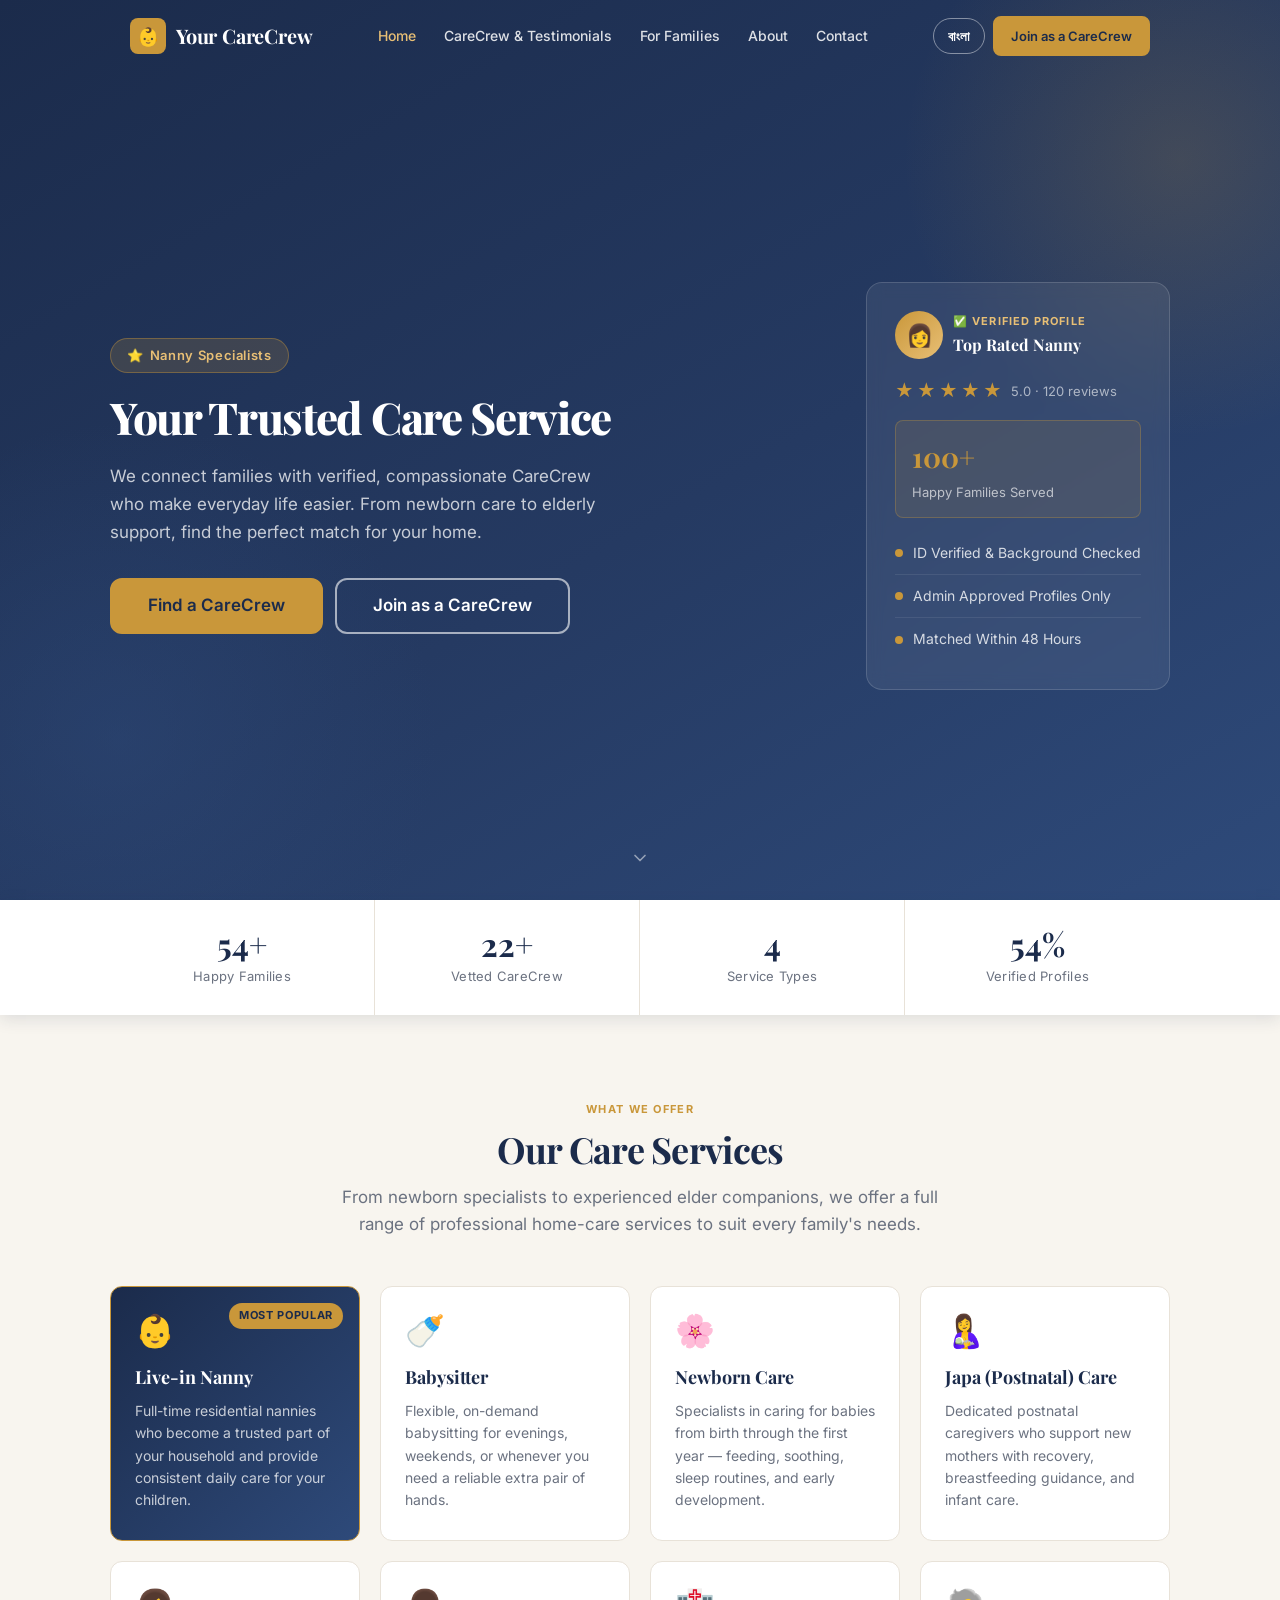
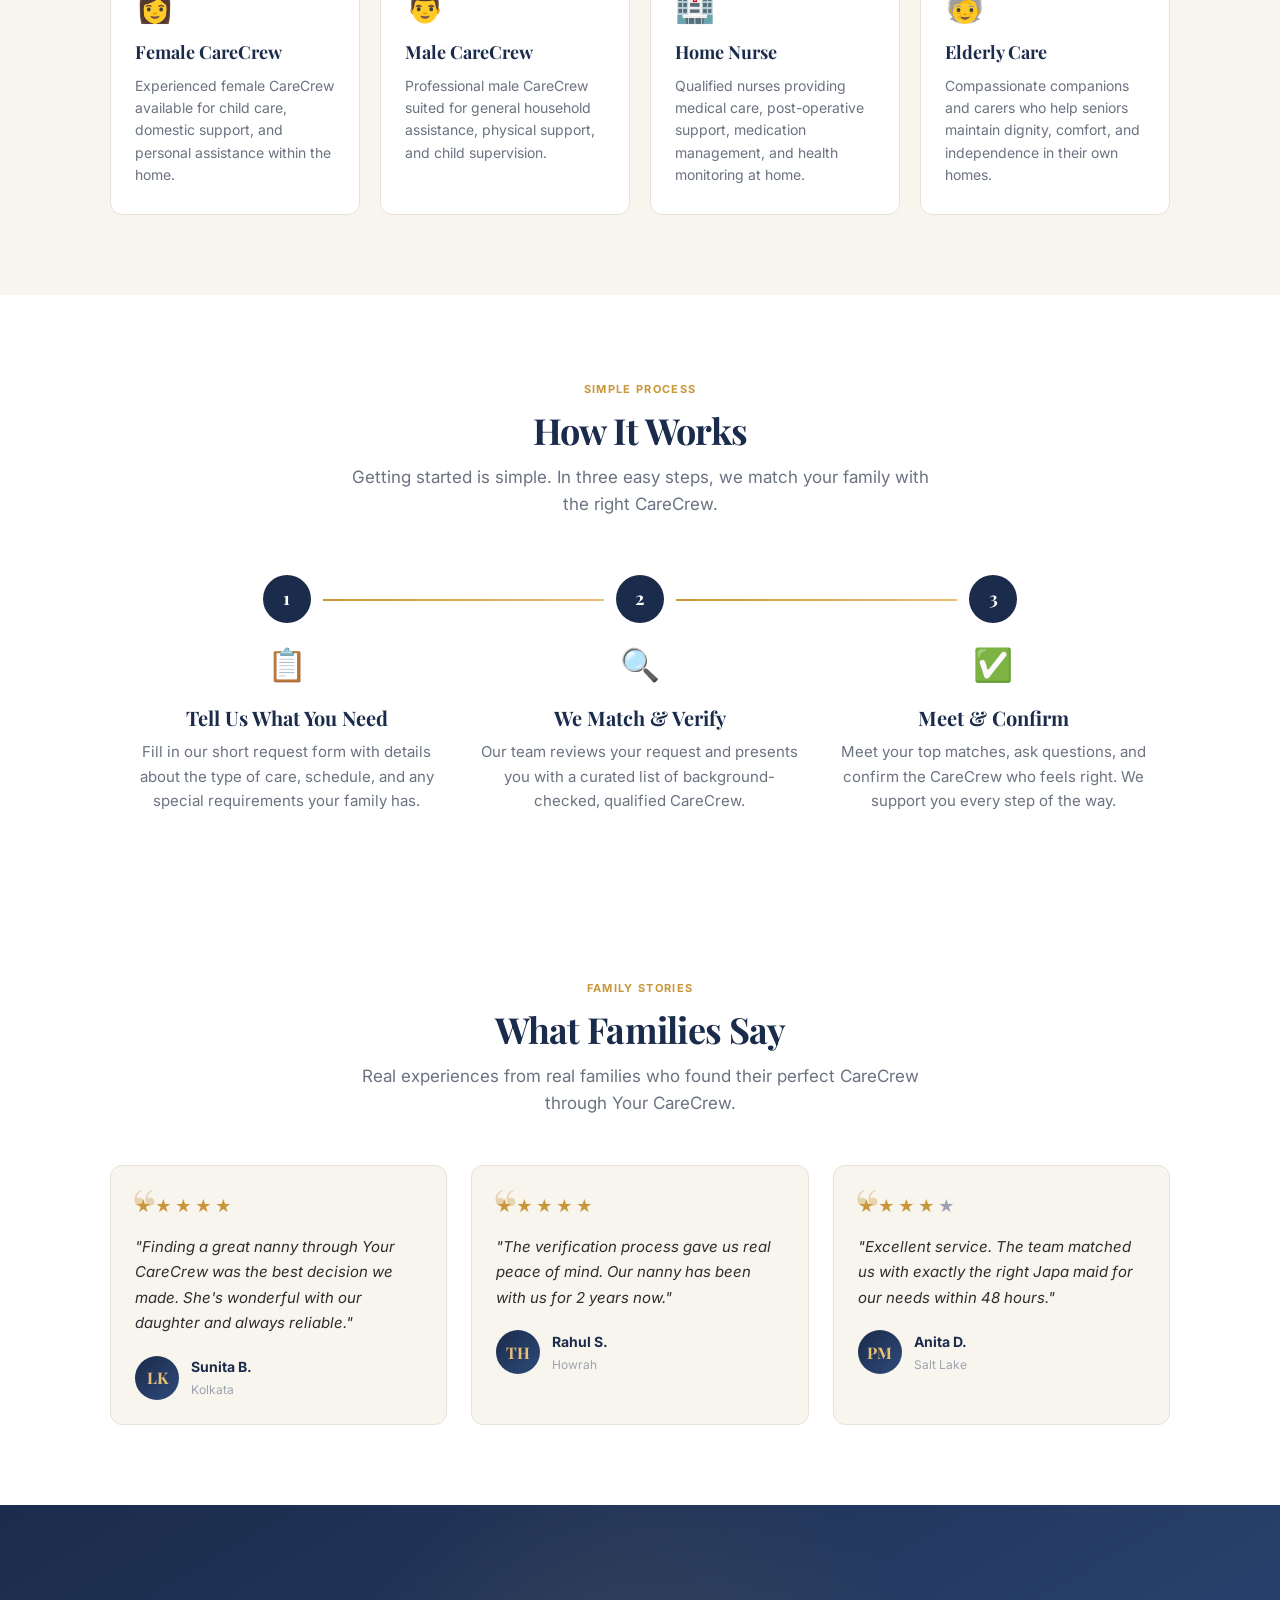
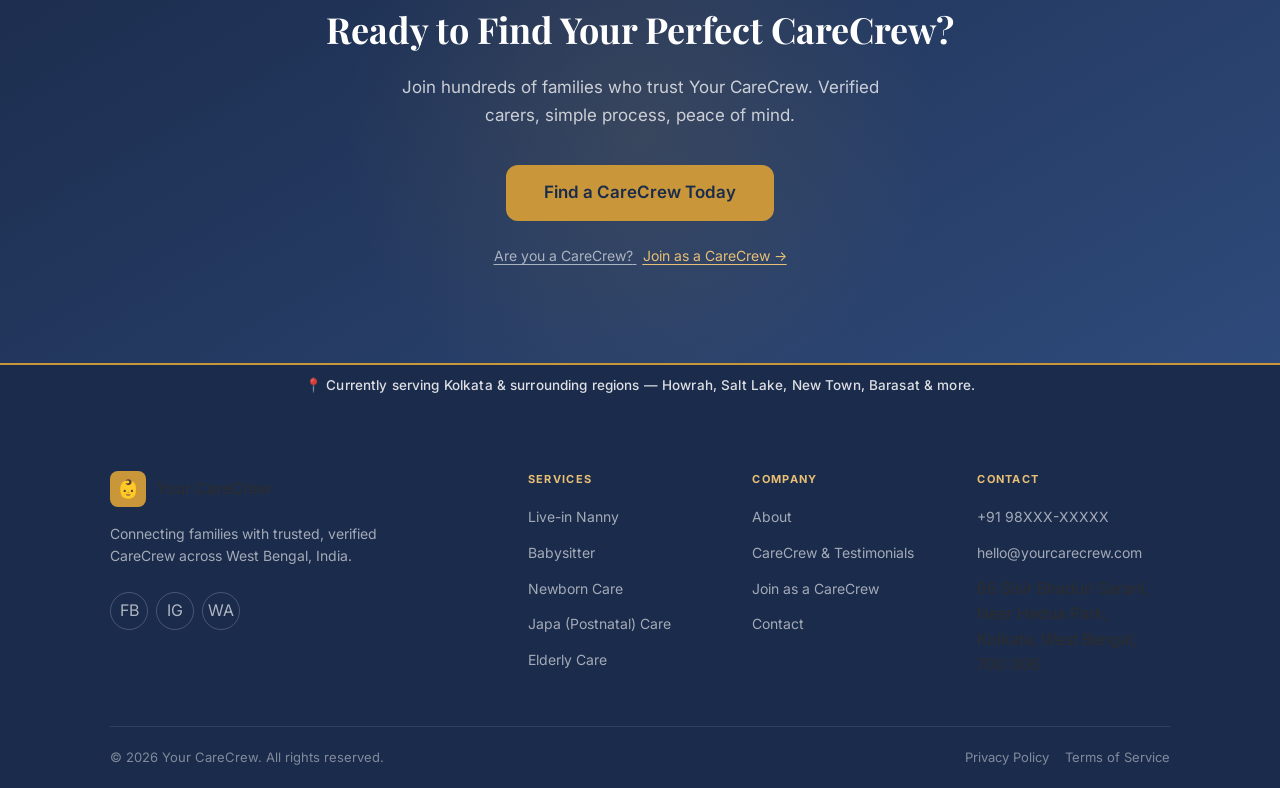
<file: index.html>
<!DOCTYPE html>
<html lang="en">
<head>
  <meta charset="UTF-8">
  <meta name="viewport" content="width=device-width, initial-scale=1.0">
  <title>Your CareCrew — Professional Nanny Placement &amp; Care Services</title>
  <meta name="description" content="Find trusted, verified nannies and care professionals for your family. Your CareCrew specializes in professional nanny placement, baby care, elder care and more.">

  <!-- Open Graph -->
  <meta property="og:title" content="Your CareCrew — Professional Nanny Placement &amp; Care Services">
  <meta property="og:description" content="Find trusted, verified nannies and care professionals for your family. Your CareCrew specializes in professional nanny placement, baby care, elder care and more.">
  <meta property="og:type" content="website">
  <meta property="og:url" content="https://www.yourcarecrew.com/">
  <meta property="og:image" content="https://www.yourcarecrew.com/images/og-home.jpg">

  <!-- Twitter Card -->
  <meta name="twitter:card" content="summary_large_image">
  <meta name="twitter:title" content="Your CareCrew — Professional Nanny Placement &amp; Care Services">
  <meta name="twitter:description" content="Find trusted, verified nannies and care professionals for your family.">
  <meta name="twitter:image" content="https://www.yourcarecrew.com/images/og-home.jpg">

  <link rel="canonical" href="https://www.yourcarecrew.com/">

  <!-- JSON-LD: LocalBusiness -->
  <script type="application/ld+json">
  {
    "@context": "https://schema.org",
    "@type": "LocalBusiness",
    "name": "Your CareCrew",
    "description": "Professional nanny placement and home care services connecting families with verified caregivers.",
    "url": "https://www.yourcarecrew.com",
    "telephone": "+919XXXXXXXXX",
    "address": {
      "@type": "PostalAddress",
      "streetAddress": "66 Sisir Bhaduri Sarani, Near Hedua Park",
      "addressLocality": "Kolkata",
      "addressRegion": "West Bengal",
      "addressCountry": "IN"
    },
    "serviceType": [
      "Live-in Nanny",
      "Babysitter",
      "Newborn Care",
      "Japa Postnatal Care",
      "Female Caregiver",
      "Male Caregiver",
      "Home Nurse",
      "Elderly Care"
    ]
  }
  </script>

  <!-- Fonts -->
  <link rel="preconnect" href="https://fonts.googleapis.com">
  <link rel="preconnect" href="https://fonts.gstatic.com" crossorigin>
  <link href="https://fonts.googleapis.com/css2?family=Playfair+Display:wght@600;700&family=Inter:wght@300;400;500;600&family=Hind+Siliguri:wght@400;500;600&display=swap" rel="stylesheet">
  <link rel="stylesheet" href="css/style.css">
</head>
<body>

  <!-- ============================================================
       HEADER & NAV
  ============================================================ -->
  <header class="site-header" id="site-header">
    <div class="container">
      <nav class="nav-container">
        <a href="index.html" class="nav-logo">
          <div class="nav-logo-icon">👶</div>
          <span class="nav-logo-text" data-i18n="brand_name">Your CareCrew</span>
        </a>
        <ul class="nav-links" id="nav-links">
          <li><a href="index.html" data-i18n="nav_home">Home</a></li>
          <li><a href="portfolio.html" data-i18n="nav_portfolio">Portfolio</a></li>
          <li><a href="for-clients.html" data-i18n="nav_clients">For Clients</a></li>
          <li><a href="about.html" data-i18n="nav_about">About Us</a></li>
          <li><a href="contact.html" data-i18n="nav_contact">Contact</a></li>
        </ul>
        <div class="nav-actions">
          <button class="lang-toggle" id="lang-toggle" aria-label="Switch language">
            <span class="lang-toggle-text">বাংলা</span>
          </button>
          <a href="join.html" class="btn btn-primary btn-sm" data-i18n="nav_join">Join as a CareCrew</a>
          <button class="nav-hamburger" id="nav-hamburger" aria-label="Toggle navigation menu" aria-expanded="false">
            <span></span><span></span><span></span>
          </button>
        </div>
      </nav>
    </div>
  </header>

  <div class="mobile-nav" id="mobile-nav" role="navigation" aria-label="Mobile navigation">
    <a href="index.html" data-i18n="nav_home">Home</a>
    <a href="portfolio.html" data-i18n="nav_portfolio">Portfolio</a>
    <a href="for-clients.html" data-i18n="nav_clients">For Clients</a>
    <a href="about.html" data-i18n="nav_about">About Us</a>
    <a href="contact.html" data-i18n="nav_contact">Contact</a>
    <a href="join.html" class="btn btn-primary" data-i18n="nav_join">Join as a CareCrew</a>
    <div class="lang-section">
      <button class="lang-toggle" id="lang-toggle-mobile" aria-label="Switch language">
        <span class="lang-toggle-text">বাংলা</span> | English
      </button>
    </div>
  </div>

  <!-- ============================================================
       HERO
  ============================================================ -->
  <section class="hero">
    <div class="container">
      <div class="hero-content fade-in">
        <div class="hero-tag">
          <span aria-hidden="true">⭐</span>
          <span data-i18n="hero_tag">Nanny Specialists</span>
        </div>
        <h1 data-i18n="hero_heading">Your Trusted <span style="color: var(--gold);">Nanny &amp; Care</span> Service</h1>
        <p class="hero-sub" data-i18n="hero_sub">We connect families with verified, compassionate caregivers who make everyday life easier. From newborn care to elderly support, find the perfect match for your home.</p>
        <div class="hero-actions">
          <a href="for-clients.html" class="btn btn-primary btn-lg" data-i18n="hero_cta_primary">Find a CareCrew</a>
          <a href="join.html" class="btn btn-outline btn-lg" data-i18n="hero_cta_secondary">Join as a CareCrew</a>
        </div>
      </div>

      <div class="hero-visual fade-in delay-2">
        <div class="hero-card">
          <div style="display:flex;align-items:center;gap:10px;margin-bottom:18px;">
            <div style="width:48px;height:48px;border-radius:50%;background:linear-gradient(135deg,#C9973A,#E8BF75);display:flex;align-items:center;justify-content:center;font-size:22px;flex-shrink:0;">👩</div>
            <div>
              <div style="font-size:11px;font-weight:700;letter-spacing:0.1em;text-transform:uppercase;color:var(--gold-light);margin-bottom:2px;" data-i18n="hero_verified_badge">✅ Verified Profile</div>
              <div style="font-family:var(--font-display);font-size:16px;font-weight:700;color:var(--white);" data-i18n="hero_top_rated">Top Rated Nanny</div>
            </div>
          </div>
          <div style="display:flex;gap:3px;margin-bottom:14px;">
            <span style="color:var(--gold);font-size:18px;">★</span>
            <span style="color:var(--gold);font-size:18px;">★</span>
            <span style="color:var(--gold);font-size:18px;">★</span>
            <span style="color:var(--gold);font-size:18px;">★</span>
            <span style="color:var(--gold);font-size:18px;">★</span>
            <span style="font-size:13px;color:rgba(255,255,255,0.6);margin-left:6px;align-self:center;">5.0 · 120 reviews</span>
          </div>
          <div style="background:rgba(201,151,58,0.12);border:1px solid rgba(201,151,58,0.3);border-radius:8px;padding:14px 16px;margin-bottom:14px;">
            <div style="font-size:28px;font-family:var(--font-display);font-weight:700;color:var(--gold);">100+</div>
            <div style="font-size:13px;color:rgba(255,255,255,0.65);margin-top:2px;" data-i18n="hero_families_served">Happy Families Served</div>
          </div>
          <ul class="hero-card-list">
            <li data-i18n="hero_li1">ID Verified &amp; Background Checked</li>
            <li data-i18n="hero_li2">Admin Approved Profiles Only</li>
            <li data-i18n="hero_li3">Matched Within 48 Hours</li>
          </ul>
        </div>
      </div>
    </div>

    <div class="hero-scroll" aria-hidden="true">
      <svg viewBox="0 0 24 24" fill="none" stroke="currentColor" stroke-width="2" stroke-linecap="round" stroke-linejoin="round">
        <polyline points="6 9 12 15 18 9"></polyline>
      </svg>
    </div>
  </section>

  <!-- ============================================================
       STATS BAR
  ============================================================ -->
  <div class="stats-bar">
    <div class="container">
      <div class="stats-grid">
        <div class="stat-item">
          <div class="stat-number" data-count="100" data-suffix="+">100+</div>
          <div class="stat-label" data-i18n="stat_families">Families Served</div>
        </div>
        <div class="stat-item">
          <div class="stat-number" data-count="40" data-suffix="+">40+</div>
          <div class="stat-label" data-i18n="stat_nannies">Verified Nannies</div>
        </div>
        <div class="stat-item">
          <div class="stat-number" data-count="8">8</div>
          <div class="stat-label" data-i18n="stat_services">Services</div>
        </div>
        <div class="stat-item">
          <div class="stat-number" data-count="100" data-suffix="%">100%</div>
          <div class="stat-label" data-i18n="stat_verified">ID Verified</div>
        </div>
      </div>
    </div>
  </div>

  <!-- ============================================================
       SERVICES SECTION
  ============================================================ -->
  <section class="services-section section">
    <div class="container">
      <div class="text-center" style="max-width:640px;margin-inline:auto;">
        <div class="section-label" data-i18n="label_what_we_offer">What We Offer</div>
        <h2 class="section-title" data-i18n="services_title">Our Care Services</h2>
        <p class="section-sub" data-i18n="services_sub">From newborn specialists to experienced elder companions, we offer a full range of professional home-care services to suit every family's needs.</p>
      </div>

      <div class="services-grid">

        <!-- 1. Nanny (featured) -->
        <div class="service-card featured fade-in delay-1">
          <span class="service-badge-popular" data-i18n="service_popular">Most Popular</span>
          <span class="service-icon" aria-hidden="true">👶</span>
          <h3 class="service-name" data-i18n="svc_nanny">Live-in Nanny</h3>
          <p class="service-desc" data-i18n="svc_nanny_desc">Full-time residential nannies who become a trusted part of your household and provide consistent daily care for your children.</p>
        </div>

        <!-- 2. Babysitter -->
        <div class="service-card fade-in delay-2">
          <span class="service-icon" aria-hidden="true">🍼</span>
          <h3 class="service-name" data-i18n="svc_babysitter">Babysitter</h3>
          <p class="service-desc" data-i18n="svc_babysitter_desc">Flexible, on-demand babysitting for evenings, weekends, or whenever you need a reliable extra pair of hands.</p>
        </div>

        <!-- 3. Baby Care -->
        <div class="service-card fade-in delay-3">
          <span class="service-icon" aria-hidden="true">🌸</span>
          <h3 class="service-name" data-i18n="svc_babycare">Newborn Care</h3>
          <p class="service-desc" data-i18n="svc_babycare_desc">Specialists in caring for babies from birth through the first year — feeding, soothing, sleep routines, and early development.</p>
        </div>

        <!-- 4. Japa Maid -->
        <div class="service-card fade-in delay-4">
          <span class="service-icon" aria-hidden="true">🤱</span>
          <h3 class="service-name" data-i18n="svc_japa">Japa (Postnatal) Care</h3>
          <p class="service-desc" data-i18n="svc_japa_desc">Dedicated postnatal caregivers who support new mothers with recovery, breastfeeding guidance, and infant care.</p>
        </div>

        <!-- 5. Female Attendant -->
        <div class="service-card fade-in delay-1">
          <span class="service-icon" aria-hidden="true">👩</span>
          <h3 class="service-name" data-i18n="svc_female">Female Caregiver</h3>
          <p class="service-desc" data-i18n="svc_female_desc">Experienced female caregivers available for child care, domestic support, and personal assistance within the home.</p>
        </div>

        <!-- 6. Male Attendant -->
        <div class="service-card fade-in delay-2">
          <span class="service-icon" aria-hidden="true">👨</span>
          <h3 class="service-name" data-i18n="svc_male">Male Caregiver</h3>
          <p class="service-desc" data-i18n="svc_male_desc">Professional male caregivers suited for general household assistance, physical support, and child supervision.</p>
        </div>

        <!-- 7. Nurse -->
        <div class="service-card fade-in delay-3">
          <span class="service-icon" aria-hidden="true">🏥</span>
          <h3 class="service-name" data-i18n="svc_nurse">Home Nurse</h3>
          <p class="service-desc" data-i18n="svc_nurse_desc">Qualified nurses providing medical care, post-operative support, medication management, and health monitoring at home.</p>
        </div>

        <!-- 8. Elder Care -->
        <div class="service-card fade-in delay-4">
          <span class="service-icon" aria-hidden="true">🧓</span>
          <h3 class="service-name" data-i18n="svc_elder">Elderly Care</h3>
          <p class="service-desc" data-i18n="svc_elder_desc">Compassionate companions and carers who help seniors maintain dignity, comfort, and independence in their own homes.</p>
        </div>

      </div>
    </div>
  </section>

  <!-- ============================================================
       HOW IT WORKS
  ============================================================ -->
  <section class="hiw-section section">
    <div class="container">
      <div class="text-center" style="max-width:600px;margin-inline:auto;">
        <div class="section-label" data-i18n="label_simple_process">Simple Process</div>
        <h2 class="section-title" data-i18n="hiw_title">How It Works</h2>
        <p class="section-sub" data-i18n="hiw_sub">Getting started is simple. In three easy steps, we match your family with the right caregiver.</p>
      </div>

      <div class="hiw-steps">

        <div class="hiw-step fade-in delay-1">
          <div class="step-num">1</div>
          <div>
            <div style="font-size:32px;margin-bottom:12px;" aria-hidden="true">📋</div>
            <h3 class="step-title" data-i18n="hiw_step1_title">Tell Us What You Need</h3>
            <p class="step-desc" data-i18n="hiw_step1_desc">Fill in our short request form with details about the type of care, schedule, and any special requirements your family has.</p>
          </div>
        </div>

        <div class="hiw-step fade-in delay-2">
          <div class="step-num">2</div>
          <div>
            <div style="font-size:32px;margin-bottom:12px;" aria-hidden="true">🔍</div>
            <h3 class="step-title" data-i18n="hiw_step2_title">We Match &amp; Verify</h3>
            <p class="step-desc" data-i18n="hiw_step2_desc">Our team reviews your request and presents you with a curated list of background-checked, qualified caregivers.</p>
          </div>
        </div>

        <div class="hiw-step fade-in delay-3">
          <div class="step-num">3</div>
          <div>
            <div style="font-size:32px;margin-bottom:12px;" aria-hidden="true">✅</div>
            <h3 class="step-title" data-i18n="hiw_step3_title">Meet &amp; Confirm</h3>
            <p class="step-desc" data-i18n="hiw_step3_desc">Meet your top matches, ask questions, and confirm the caregiver who feels right. We support you every step of the way.</p>
          </div>
        </div>

      </div>
    </div>
  </section>

  <!-- ============================================================
       TESTIMONIALS
  ============================================================ -->
  <section class="testimonials-section section">
    <div class="container">
      <div class="text-center" style="max-width:600px;margin-inline:auto;">
        <div class="section-label" data-i18n="label_family_stories">Family Stories</div>
        <h2 class="section-title" data-i18n="testimonials_title">What Families Say</h2>
        <p class="section-sub" data-i18n="testimonials_sub">Real experiences from real families who found their perfect caregiver through Your CareCrew.</p>
      </div>

      <div class="testimonials-grid">

        <div class="testimonial-card fade-in delay-1">
          <div class="testimonial-stars" aria-label="5 stars">
            <span class="star" aria-hidden="true">★</span>
            <span class="star" aria-hidden="true">★</span>
            <span class="star" aria-hidden="true">★</span>
            <span class="star" aria-hidden="true">★</span>
            <span class="star" aria-hidden="true">★</span>
          </div>
          <p class="testimonial-text" data-i18n="test_home1">"Finding a great nanny through Your CareCrew was the best decision we made. She's wonderful with our daughter and always reliable."</p>
          <div class="testimonial-author">
            <div class="author-avatar" aria-hidden="true">LK</div>
            <div>
              <div class="author-name" data-i18n="test_home1_author">Sunita B.</div>
              <div class="author-location" data-i18n="test_home1_location">Kolkata</div>
            </div>
          </div>
        </div>

        <div class="testimonial-card fade-in delay-2">
          <div class="testimonial-stars" aria-label="5 stars">
            <span class="star" aria-hidden="true">★</span>
            <span class="star" aria-hidden="true">★</span>
            <span class="star" aria-hidden="true">★</span>
            <span class="star" aria-hidden="true">★</span>
            <span class="star" aria-hidden="true">★</span>
          </div>
          <p class="testimonial-text" data-i18n="test_home2">"The verification process gave us real peace of mind. Our nanny has been with us for 2 years now."</p>
          <div class="testimonial-author">
            <div class="author-avatar" aria-hidden="true">TH</div>
            <div>
              <div class="author-name" data-i18n="test_home2_author">Rahul S.</div>
              <div class="author-location" data-i18n="test_home2_location">Howrah</div>
            </div>
          </div>
        </div>

        <div class="testimonial-card fade-in delay-3">
          <div class="testimonial-stars" aria-label="4 stars">
            <span class="star" aria-hidden="true">★</span>
            <span class="star" aria-hidden="true">★</span>
            <span class="star" aria-hidden="true">★</span>
            <span class="star" aria-hidden="true">★</span>
            <span style="color:var(--grey-light);font-size:16px;" aria-hidden="true">★</span>
          </div>
          <p class="testimonial-text" data-i18n="test_home3">"Excellent service. The team matched us with exactly the right Japa maid for our needs within 48 hours."</p>
          <div class="testimonial-author">
            <div class="author-avatar" aria-hidden="true">PM</div>
            <div>
              <div class="author-name" data-i18n="test_home3_author">Anita D.</div>
              <div class="author-location" data-i18n="test_home3_location">Salt Lake</div>
            </div>
          </div>
        </div>

      </div>
    </div>
  </section>

  <!-- ============================================================
       CTA SECTION
  ============================================================ -->
  <section class="cta-section">
    <div class="container">
      <h2 data-i18n="cta_title">Ready to Find Your Perfect Caregiver?</h2>
      <p data-i18n="cta_sub">Join hundreds of families who trust Your CareCrew. Verified carers, simple process, peace of mind.</p>
      <div class="cta-buttons">
        <a href="for-clients.html" class="btn btn-primary btn-lg" data-i18n="cta_btn">Find a CareCrew Today</a>
      </div>
      <div class="cta-secondary-link">
        <span data-i18n="cta_join">Are you a care professional?</span>
        <a href="join.html" data-i18n="cta_join_link" style="color:var(--gold-light);text-decoration:underline;text-underline-offset:3px;margin-left:6px;">Join our team →</a>
      </div>
    </div>
  </section>

  <!-- ============================================================
       STICKY CTA (mobile only)
  ============================================================ -->
  <div class="sticky-cta" aria-hidden="true">
    <a href="for-clients.html" class="btn btn-primary" data-i18n="hero_cta_primary">Find a CareCrew</a>
  </div>

  <!-- ============================================================
       FOOTER
  ============================================================ -->
  <!-- ═══ SERVICE AREA BANNER ═══ -->
<div class="service-banner" role="note">
  <span data-i18n="banner_service_area">📍 Currently serving Kolkata &amp; surrounding regions — Howrah, Salt Lake, New Town, Barasat &amp; more.</span>
</div>
<footer class="site-footer">
    <div class="container">
      <div class="footer-grid">
        <div class="footer-brand">
          <a href="index.html" class="footer-logo">
            <div class="footer-logo-icon">👶</div>
            <span data-i18n="brand_name">Your CareCrew</span>
          </a>
          <p class="footer-tagline" data-i18n="footer_tagline">Your trusted nanny &amp; care service, connecting families with verified professionals.</p>
          <div class="footer-social">
            <a href="#" class="social-link" aria-label="Facebook">FB</a>
            <a href="#" class="social-link" aria-label="Instagram">IG</a>
            <a href="#" class="social-link" aria-label="WhatsApp">WA</a>
          </div>
        </div>
        <div class="footer-col">
          <h4 data-i18n="footer_services_title">Services</h4>
          <ul>
            <li><a href="for-clients.html" data-i18n="svc_nanny">Nanny Service</a></li>
            <li><a href="for-clients.html" data-i18n="svc_babysitter">Baby Sitter Service</a></li>
            <li><a href="for-clients.html" data-i18n="svc_babycare">Baby Care</a></li>
            <li><a href="for-clients.html" data-i18n="svc_japa">Japa Maid</a></li>
            <li><a href="for-clients.html" data-i18n="svc_elder">Elder Care</a></li>
          </ul>
        </div>
        <div class="footer-col">
          <h4 data-i18n="footer_company_title">Company</h4>
          <ul>
            <li><a href="about.html" data-i18n="nav_about">About Us</a></li>
            <li><a href="portfolio.html" data-i18n="nav_portfolio">Portfolio</a></li>
            <li><a href="join.html" data-i18n="nav_join">Join as a CareCrew</a></li>
            <li><a href="contact.html" data-i18n="nav_contact">Contact</a></li>
          </ul>
        </div>
        <div class="footer-col">
          <h4 data-i18n="footer_contact_title">Contact Us</h4>
          <ul>
            <li><a href="tel:+919XXXXXXXXX" data-i18n="contact_phone">+91 98XXX-XXXXX</a></li>
            <li><a href="mailto:hello@yourcarecrew.com" data-i18n="contact_email">hello@yourcarecrew.com</a></li>
            <li><span data-i18n="contact_address">66 Sisir Bhaduri Sarani, Near Hedua Park, Kolkata, West Bengal, 700 006</span></li>
          </ul>
        </div>
      </div>
      <div class="footer-bottom">
        <p class="footer-copyright" data-i18n="footer_copyright">© 2026 Your CareCrew. All rights reserved.</p>
        <div class="footer-legal">
          <a href="#" data-i18n="footer_privacy">Privacy Policy</a>
          <a href="#" data-i18n="footer_terms">Terms of Service</a>
        </div>
      </div>
    </div>
  </footer>

  <script src="js/translations.js"></script>
  <script src="js/main.js"></script>
</body>
</html>
</file>
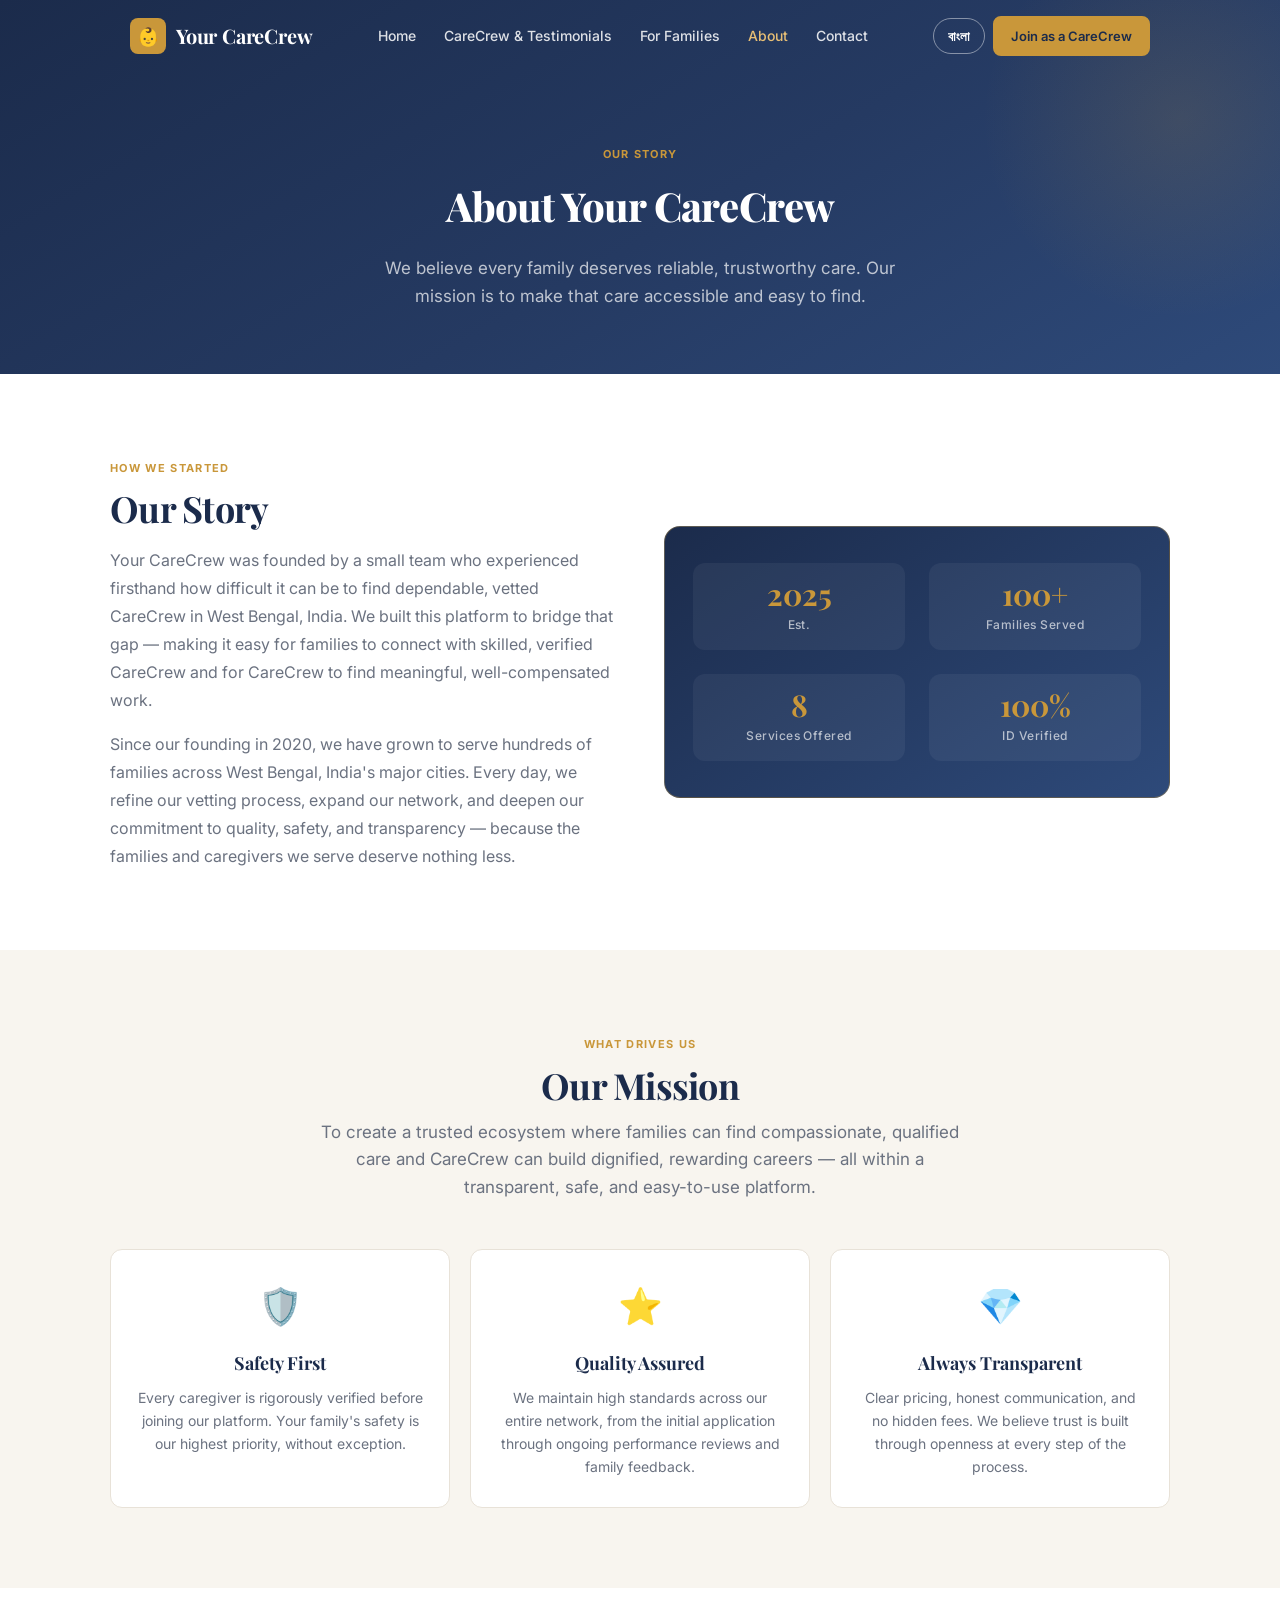
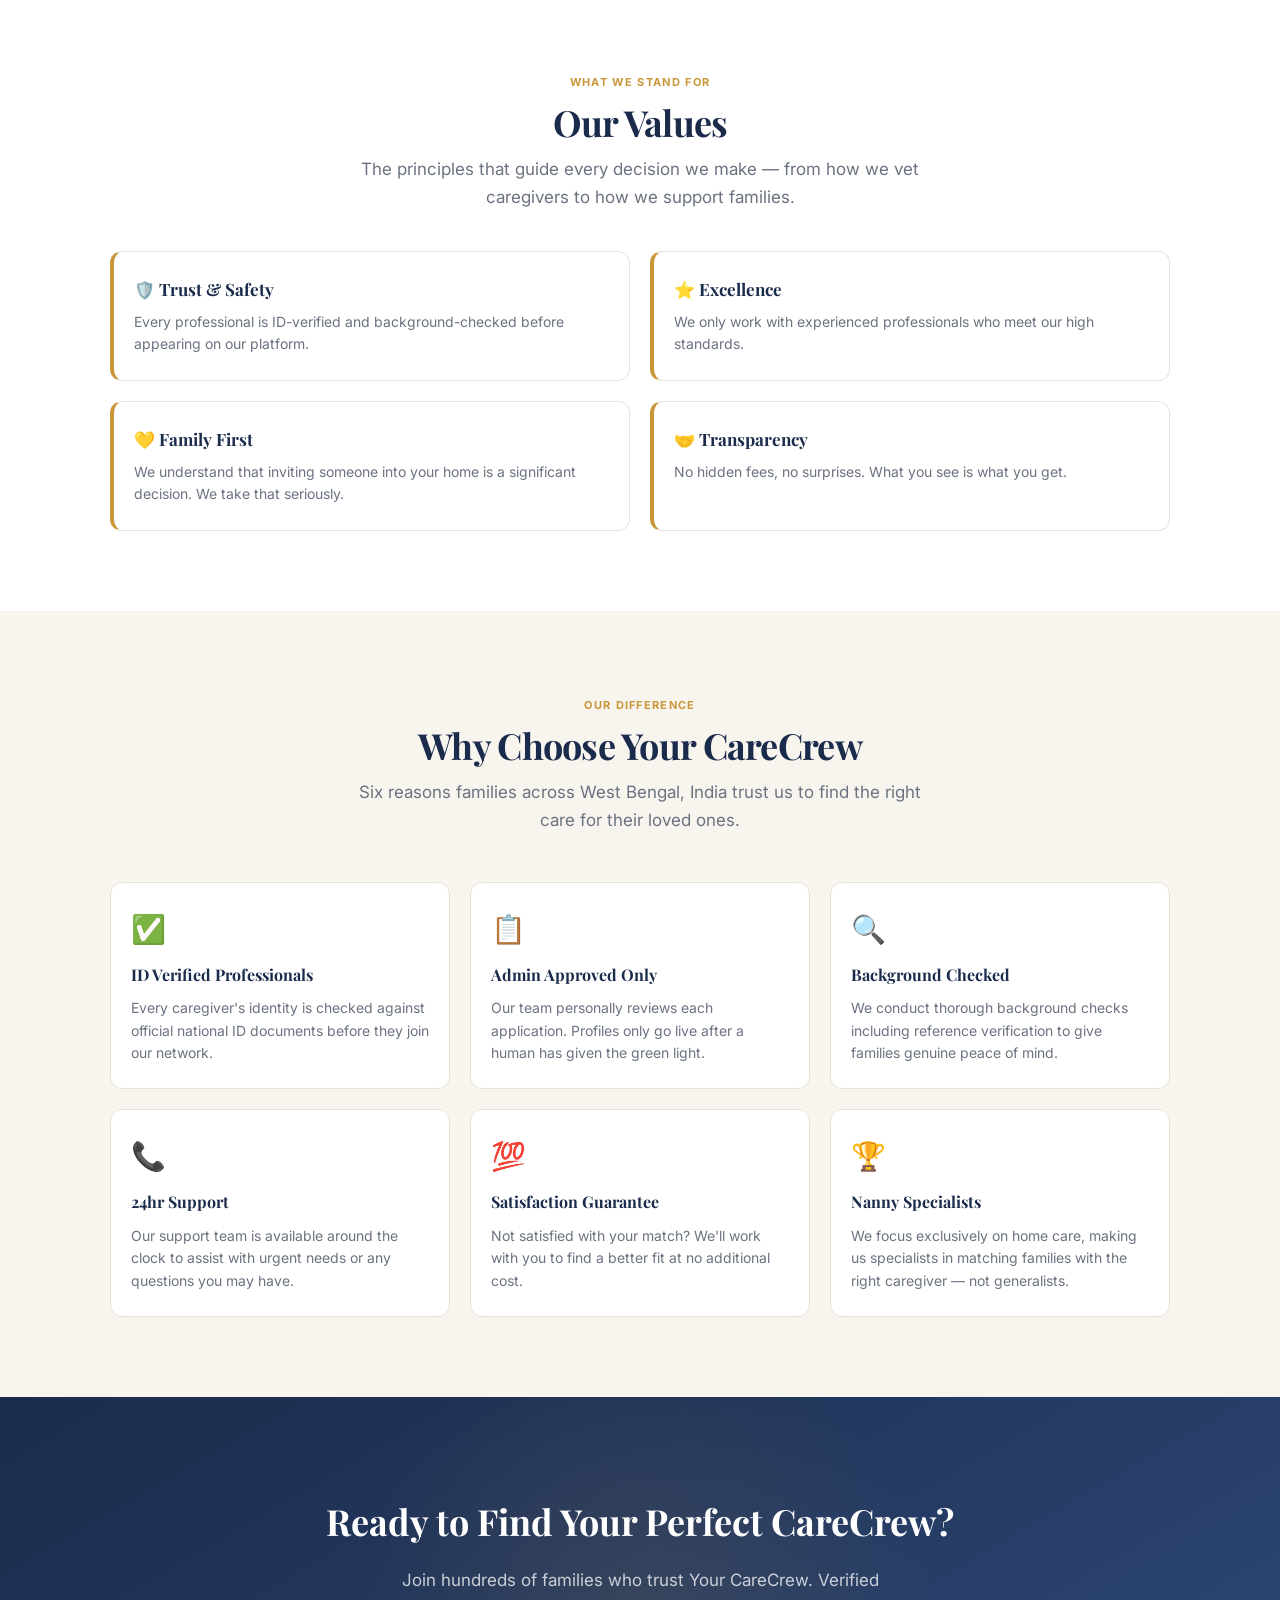
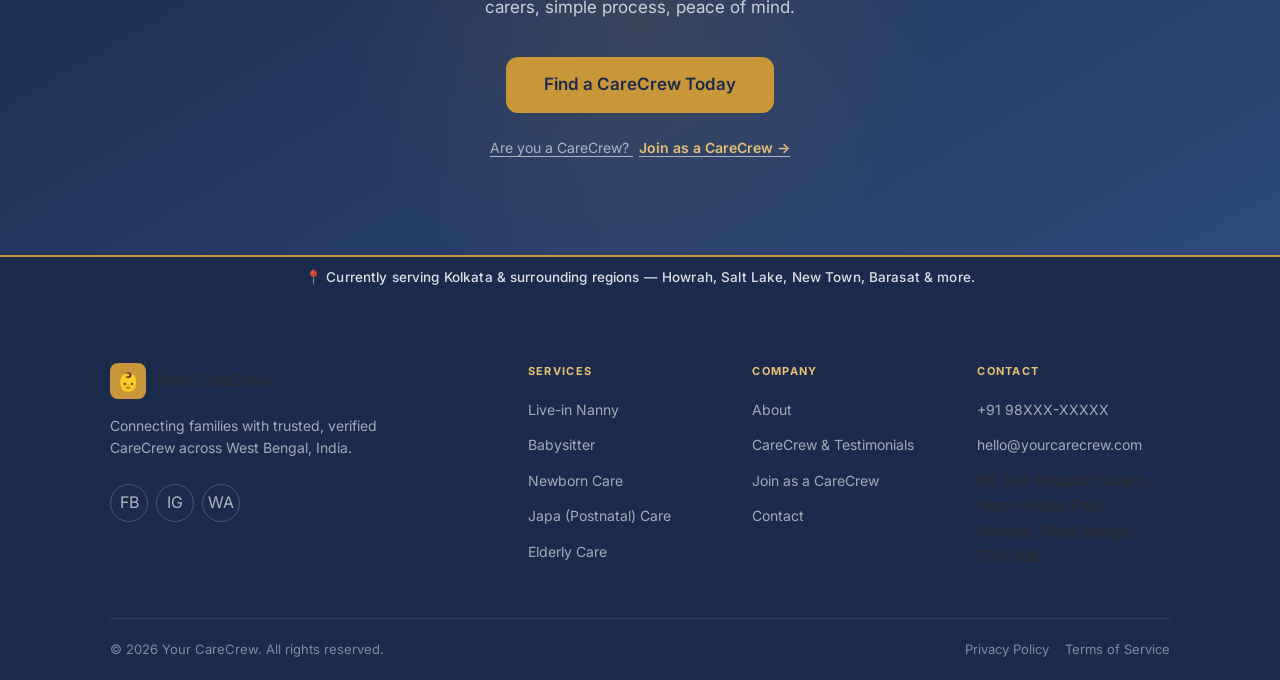
<file: about.html>
<!DOCTYPE html>
<html lang="en">
<head>
  <meta charset="UTF-8">
  <meta name="viewport" content="width=device-width, initial-scale=1.0">
  <title>About Us | Your CareCrew — Professional Nanny Placement</title>
  <meta name="description" content="Learn about Your CareCrew's mission to connect families with verified, trusted caregivers across West Bengal, India. Founded on care, transparency, and excellence.">

  <!-- Open Graph -->
  <meta property="og:title" content="About Us | Your CareCrew — Professional Nanny Placement">
  <meta property="og:description" content="Learn about Your CareCrew's mission to connect families with verified, trusted caregivers across West Bengal, India.">
  <meta property="og:type" content="website">
  <meta property="og:url" content="https://www.yourcarecrew.com/about.html">
  <meta property="og:image" content="https://www.yourcarecrew.com/images/og-about.jpg">

  <!-- Twitter Card -->
  <meta name="twitter:card" content="summary_large_image">
  <meta name="twitter:title" content="About Us | Your CareCrew — Professional Nanny Placement">
  <meta name="twitter:description" content="Learn about Your CareCrew's mission to connect families with verified, trusted caregivers across West Bengal, India.">
  <meta name="twitter:image" content="https://www.yourcarecrew.com/images/og-about.jpg">

  <link rel="canonical" href="https://www.yourcarecrew.com/about.html">

  <!-- JSON-LD: FAQPage -->
  <script type="application/ld+json">
  {
    "@context": "https://schema.org",
    "@type": "FAQPage",
    "mainEntity": [
      {
        "@type": "Question",
        "name": "How does Your CareCrew verify its caregivers?",
        "acceptedAnswer": {
          "@type": "Answer",
          "text": "Every caregiver on our platform goes through a multi-step verification process that includes national ID verification, background checks, and a face-to-face or video interview with our admin team. Only approved candidates appear on our platform."
        }
      },
      {
        "@type": "Question",
        "name": "How long does it take to find a caregiver through Your CareCrew?",
        "acceptedAnswer": {
          "@type": "Answer",
          "text": "In most cases, our team presents you with a curated shortlist of suitable caregivers within 24 to 48 hours of receiving your request. The final placement typically happens within one week, depending on your specific requirements."
        }
      },
      {
        "@type": "Question",
        "name": "What areas does Your CareCrew serve?",
        "acceptedAnswer": {
          "@type": "Answer",
          "text": "Your CareCrew currently operates across major cities in West Bengal, India, including Kolkata, Howrah, Salt Lake, and New Town. We are continuously expanding our network to serve more regions."
        }
      }
    ]
  }
  </script>

  <!-- Fonts -->
  <link rel="preconnect" href="https://fonts.googleapis.com">
  <link rel="preconnect" href="https://fonts.gstatic.com" crossorigin>
  <link href="https://fonts.googleapis.com/css2?family=Playfair+Display:wght@600;700&family=Inter:wght@300;400;500;600&family=Hind+Siliguri:wght@400;500;600&display=swap" rel="stylesheet">
  <link rel="stylesheet" href="css/style.css">

  <style>
    /* ---- About-page–specific styles ---- */
    .story-layout {
      display: grid;
      grid-template-columns: 1fr;
      gap: 48px;
      align-items: center;
    }

    .story-stats-box {
      background: linear-gradient(145deg, var(--navy) 0%, var(--navy-light) 100%);
      border: 1px solid rgba(201, 151, 58, 0.35);
      border-radius: var(--radius-lg);
      padding: 36px 28px;
      display: grid;
      grid-template-columns: 1fr 1fr;
      gap: 24px;
    }

    .story-stat {
      text-align: center;
      padding: 16px 8px;
      border-radius: var(--radius-md);
      background: rgba(255, 255, 255, 0.05);
    }

    .story-stat-number {
      font-family: var(--font-display);
      font-size: 30px;
      font-weight: 700;
      color: var(--gold);
      line-height: 1;
      margin-bottom: 6px;
    }

    .story-stat-label {
      font-size: 12px;
      color: rgba(255, 255, 255, 0.65);
      letter-spacing: 0.04em;
    }

    .mission-cards {
      display: grid;
      grid-template-columns: 1fr;
      gap: 20px;
      margin-top: 48px;
    }

    .mission-card {
      background-color: var(--white);
      border: 1px solid var(--border);
      border-radius: var(--radius-md);
      padding: 28px 24px;
      text-align: center;
      transition: transform var(--transition), box-shadow var(--transition);
    }

    .mission-card:hover {
      transform: translateY(-4px);
      box-shadow: var(--shadow-md);
    }

    .mission-card-icon {
      font-size: 36px;
      margin-bottom: 14px;
      display: block;
    }

    .mission-card h3 {
      font-family: var(--font-display);
      font-size: 18px;
      font-weight: 700;
      color: var(--navy);
      margin-bottom: 8px;
    }

    .mission-card p {
      font-size: 14px;
      color: var(--grey);
      line-height: 1.65;
    }

    .section--cream {
      background-color: var(--cream);
    }

    .why-grid {
      display: grid;
      grid-template-columns: 1fr 1fr;
      gap: 20px;
      margin-top: 48px;
    }

    .why-item {
      background-color: var(--white);
      border: 1px solid var(--border);
      border-radius: var(--radius-md);
      padding: 24px 20px;
      display: flex;
      flex-direction: column;
      gap: 10px;
      transition: transform var(--transition), box-shadow var(--transition);
    }

    .why-item:hover {
      transform: translateY(-3px);
      box-shadow: var(--shadow-sm);
    }

    .why-item-icon {
      font-size: 28px;
    }

    .why-item h4 {
      font-family: var(--font-display);
      font-size: 16px;
      font-weight: 700;
      color: var(--navy);
    }

    .why-item p {
      font-size: 14px;
      color: var(--grey);
      line-height: 1.6;
    }

    @media (min-width: 768px) {
      .story-layout {
        grid-template-columns: 1fr 1fr;
      }

      .mission-cards {
        grid-template-columns: repeat(3, 1fr);
      }

      .why-grid {
        grid-template-columns: repeat(3, 1fr);
      }
    }
  </style>
</head>
<body>

  <!-- ============================================================
       HEADER & NAV
  ============================================================ -->
  <header class="site-header" id="site-header">
    <div class="container">
      <nav class="nav-container">
        <a href="index.html" class="nav-logo">
          <div class="nav-logo-icon">👶</div>
          <span class="nav-logo-text" data-i18n="brand_name">Your CareCrew</span>
        </a>
        <ul class="nav-links" id="nav-links">
          <li><a href="index.html" data-i18n="nav_home">Home</a></li>
          <li><a href="portfolio.html" data-i18n="nav_portfolio">Portfolio</a></li>
          <li><a href="for-clients.html" data-i18n="nav_clients">For Clients</a></li>
          <li><a href="about.html" data-i18n="nav_about">About Us</a></li>
          <li><a href="contact.html" data-i18n="nav_contact">Contact</a></li>
        </ul>
        <div class="nav-actions">
          <button class="lang-toggle" id="lang-toggle" aria-label="Switch language">
            <span class="lang-toggle-text">বাংলা</span>
          </button>
          <a href="join.html" class="btn btn-primary btn-sm" data-i18n="nav_join">Join as a CareCrew</a>
          <button class="nav-hamburger" id="nav-hamburger" aria-label="Toggle navigation menu" aria-expanded="false">
            <span></span><span></span><span></span>
          </button>
        </div>
      </nav>
    </div>
  </header>

  <div class="mobile-nav" id="mobile-nav" role="navigation" aria-label="Mobile navigation">
    <a href="index.html" data-i18n="nav_home">Home</a>
    <a href="portfolio.html" data-i18n="nav_portfolio">Portfolio</a>
    <a href="for-clients.html" data-i18n="nav_clients">For Clients</a>
    <a href="about.html" data-i18n="nav_about">About Us</a>
    <a href="contact.html" data-i18n="nav_contact">Contact</a>
    <a href="join.html" class="btn btn-primary" data-i18n="nav_join">Join as a CareCrew</a>
    <div class="lang-section">
      <button class="lang-toggle" id="lang-toggle-mobile" aria-label="Switch language">
        <span class="lang-toggle-text">বাংলা</span> | English
      </button>
    </div>
  </div>

  <!-- ============================================================
       PAGE HERO
  ============================================================ -->
  <section class="page-hero">
    <div class="container">
      <div class="fade-in">
        <div class="section-label" data-i18n="label_our_story">Our Story</div>
        <h1 data-i18n="about_title">About Your CareCrew</h1>
        <p data-i18n="about_sub">We believe every family deserves reliable, trustworthy care. Our mission is to make that care accessible and easy to find.</p>
      </div>
    </div>
  </section>

  <!-- ============================================================
       STORY SECTION
  ============================================================ -->
  <section class="section">
    <div class="container">
      <div class="story-layout">

        <!-- Left: text -->
        <div class="fade-in">
          <div class="section-label" data-i18n="label_how_started">How We Started</div>
          <h2 class="section-title" data-i18n="about_story_title">Our Story</h2>
          <p style="font-size:16px;color:var(--grey);line-height:1.75;margin-top:16px;" data-i18n="about_story">Your CareCrew was founded by a small team who experienced firsthand how difficult it can be to find dependable, vetted caregivers in West Bengal, India. We built this platform to bridge that gap — making it easy for families to connect with skilled, verified professionals and for caregivers to find meaningful, well-compensated work.</p>
          <p style="font-size:16px;color:var(--grey);line-height:1.75;margin-top:16px;" data-i18n="about_story2">Since our founding in 2020, we have grown to serve hundreds of families across West Bengal, India's major cities. Every day, we refine our vetting process, expand our network, and deepen our commitment to quality, safety, and transparency — because the families and caregivers we serve deserve nothing less.</p>
        </div>

        <!-- Right: stats box -->
        <div class="fade-in delay-2">
          <div class="story-stats-box">
            <div class="story-stat">
              <div class="story-stat-number">2025</div>
              <div class="story-stat-label" data-i18n="about_stat_est">Est.</div>
            </div>
            <div class="story-stat">
              <div class="story-stat-number">100+</div>
              <div class="story-stat-label" data-i18n="about_stat_families">Families Served</div>
            </div>
            <div class="story-stat">
              <div class="story-stat-number">8</div>
              <div class="story-stat-label" data-i18n="about_stat_services">Services Offered</div>
            </div>
            <div class="story-stat">
              <div class="story-stat-number">100%</div>
              <div class="story-stat-label" data-i18n="about_stat_verified">ID Verified</div>
            </div>
          </div>
        </div>

      </div>
    </div>
  </section>

  <!-- ============================================================
       MISSION SECTION
  ============================================================ -->
  <section class="section section--cream">
    <div class="container">
      <div class="text-center" style="max-width:640px;margin-inline:auto;">
        <div class="section-label" data-i18n="label_what_drives">What Drives Us</div>
        <h2 class="section-title" data-i18n="about_mission_title">Our Mission</h2>
        <p class="section-sub" data-i18n="about_mission">To create a trusted ecosystem where families can find compassionate, qualified care and caregivers can build dignified, rewarding careers — all within a transparent, safe, and easy-to-use platform.</p>
      </div>

      <div class="mission-cards">

        <div class="mission-card fade-in delay-1">
          <span class="mission-card-icon" aria-hidden="true">🛡️</span>
          <h3 data-i18n="mission1_title">Safety First</h3>
          <p data-i18n="mission1_desc">Every caregiver is rigorously verified before joining our platform. Your family's safety is our highest priority, without exception.</p>
        </div>

        <div class="mission-card fade-in delay-2">
          <span class="mission-card-icon" aria-hidden="true">⭐</span>
          <h3 data-i18n="mission2_title">Quality Assured</h3>
          <p data-i18n="mission2_desc">We maintain high standards across our entire network, from the initial application through ongoing performance reviews and family feedback.</p>
        </div>

        <div class="mission-card fade-in delay-3">
          <span class="mission-card-icon" aria-hidden="true">💎</span>
          <h3 data-i18n="mission3_title">Always Transparent</h3>
          <p data-i18n="mission3_desc">Clear pricing, honest communication, and no hidden fees. We believe trust is built through openness at every step of the process.</p>
        </div>

      </div>
    </div>
  </section>

  <!-- ============================================================
       VALUES SECTION
  ============================================================ -->
  <section class="section">
    <div class="container">
      <div class="text-center" style="max-width:580px;margin-inline:auto;">
        <div class="section-label" data-i18n="label_what_stand">What We Stand For</div>
        <h2 class="section-title" data-i18n="about_values_title">Our Values</h2>
        <p class="section-sub" data-i18n="about_values_sub">The principles that guide every decision we make — from how we vet caregivers to how we support families.</p>
      </div>

      <div class="values-grid">

        <div class="value-card fade-in delay-1">
          <h4><span aria-hidden="true">🛡️ </span><span data-i18n="value1_title">Trust &amp; Safety</span></h4>
          <p data-i18n="value1_desc">Every professional is ID-verified and background-checked before appearing on our platform.</p>
        </div>

        <div class="value-card fade-in delay-2">
          <h4><span aria-hidden="true">⭐ </span><span data-i18n="value2_title">Excellence</span></h4>
          <p data-i18n="value2_desc">We only work with experienced professionals who meet our high standards.</p>
        </div>

        <div class="value-card fade-in delay-3">
          <h4><span aria-hidden="true">💛 </span><span data-i18n="value3_title">Family First</span></h4>
          <p data-i18n="value3_desc">We understand that inviting someone into your home is a significant decision. We take that seriously.</p>
        </div>

        <div class="value-card fade-in delay-4">
          <h4><span aria-hidden="true">🤝 </span><span data-i18n="value4_title">Transparency</span></h4>
          <p data-i18n="value4_desc">No hidden fees, no surprises. What you see is what you get.</p>
        </div>

      </div>
    </div>
  </section>

  <!-- ============================================================
       WHY CHOOSE US SECTION
  ============================================================ -->
  <section class="section section--cream">
    <div class="container">
      <div class="text-center" style="max-width:600px;margin-inline:auto;">
        <div class="section-label" data-i18n="label_our_diff">Our Difference</div>
        <h2 class="section-title" data-i18n="about_why_title">Why Choose Your CareCrew</h2>
        <p class="section-sub" data-i18n="about_why_sub">Six reasons families across West Bengal, India trust us to find the right care for their loved ones.</p>
      </div>

      <div class="why-grid">

        <div class="why-item fade-in delay-1">
          <div class="why-item-icon" aria-hidden="true">✅</div>
          <h4 data-i18n="why1_title">ID Verified Professionals</h4>
          <p data-i18n="why1_desc">Every caregiver's identity is checked against official national ID documents before they join our network.</p>
        </div>

        <div class="why-item fade-in delay-2">
          <div class="why-item-icon" aria-hidden="true">📋</div>
          <h4 data-i18n="why2_title">Admin Approved Only</h4>
          <p data-i18n="why2_desc">Our team personally reviews each application. Profiles only go live after a human has given the green light.</p>
        </div>

        <div class="why-item fade-in delay-3">
          <div class="why-item-icon" aria-hidden="true">🔍</div>
          <h4 data-i18n="why3_title">Background Checked</h4>
          <p data-i18n="why3_desc">We conduct thorough background checks including reference verification to give families genuine peace of mind.</p>
        </div>

        <div class="why-item fade-in delay-1">
          <div class="why-item-icon" aria-hidden="true">📞</div>
          <h4 data-i18n="why4_title">24hr Support</h4>
          <p data-i18n="why4_desc">Our support team is available around the clock to assist with urgent needs or any questions you may have.</p>
        </div>

        <div class="why-item fade-in delay-2">
          <div class="why-item-icon" aria-hidden="true">💯</div>
          <h4 data-i18n="why5_title">Satisfaction Guarantee</h4>
          <p data-i18n="why5_desc">Not satisfied with your match? We'll work with you to find a better fit at no additional cost.</p>
        </div>

        <div class="why-item fade-in delay-3">
          <div class="why-item-icon" aria-hidden="true">🏆</div>
          <h4 data-i18n="why6_title">Nanny Specialists</h4>
          <p data-i18n="why6_desc">We focus exclusively on home care, making us specialists in matching families with the right caregiver — not generalists.</p>
        </div>

      </div>
    </div>
  </section>

  <!-- ============================================================
       CTA SECTION
  ============================================================ -->
  <section class="cta-section">
    <div class="container">
      <h2 data-i18n="cta_title">Ready to Find Your Perfect Caregiver?</h2>
      <p data-i18n="cta_sub">Join hundreds of families who trust Your CareCrew. Verified carers, simple process, peace of mind.</p>
      <div class="cta-buttons">
        <a href="for-clients.html" class="btn btn-primary btn-lg" data-i18n="cta_btn">Find a CareCrew Today</a>
      </div>
      <div class="cta-secondary-link">
        <span data-i18n="cta_join" style="text-decoration:none;">Are you a CareCrew?</span>
        <a href="join.html" data-i18n="cta_join_link" style="color:var(--gold-light);text-decoration:none;margin-left:6px;font-weight:600;">Join as a CareCrew →</a>
      </div>
    </div>
  </section>

  <!-- ============================================================
       FOOTER
  ============================================================ -->
  <!-- ═══ SERVICE AREA BANNER ═══ -->
<div class="service-banner" role="note">
  <span data-i18n="banner_service_area">📍 Currently serving Kolkata &amp; surrounding regions — Howrah, Salt Lake, New Town, Barasat &amp; more.</span>
</div>
<footer class="site-footer">
    <div class="container">
      <div class="footer-grid">
        <div class="footer-brand">
          <a href="index.html" class="footer-logo">
            <div class="footer-logo-icon">👶</div>
            <span data-i18n="brand_name">Your CareCrew</span>
          </a>
          <p class="footer-tagline" data-i18n="footer_tagline">Your trusted nanny &amp; care service, connecting families with verified professionals.</p>
          <div class="footer-social">
            <a href="#" class="social-link" aria-label="Facebook">FB</a>
            <a href="#" class="social-link" aria-label="Instagram">IG</a>
            <a href="#" class="social-link" aria-label="WhatsApp">WA</a>
          </div>
        </div>
        <div class="footer-col">
          <h4 data-i18n="footer_services_title">Services</h4>
          <ul>
            <li><a href="for-clients.html" data-i18n="svc_nanny">Nanny Service</a></li>
            <li><a href="for-clients.html" data-i18n="svc_babysitter">Baby Sitter Service</a></li>
            <li><a href="for-clients.html" data-i18n="svc_babycare">Baby Care</a></li>
            <li><a href="for-clients.html" data-i18n="svc_japa">Japa Maid</a></li>
            <li><a href="for-clients.html" data-i18n="svc_elder">Elder Care</a></li>
          </ul>
        </div>
        <div class="footer-col">
          <h4 data-i18n="footer_company_title">Company</h4>
          <ul>
            <li><a href="about.html" data-i18n="nav_about">About Us</a></li>
            <li><a href="portfolio.html" data-i18n="nav_portfolio">Portfolio</a></li>
            <li><a href="join.html" data-i18n="nav_join">Join as a CareCrew</a></li>
            <li><a href="contact.html" data-i18n="nav_contact">Contact</a></li>
          </ul>
        </div>
        <div class="footer-col">
          <h4 data-i18n="footer_contact_title">Contact Us</h4>
          <ul>
            <li><a href="tel:+919XXXXXXXXX" data-i18n="contact_phone">+91 98XXX-XXXXX</a></li>
            <li><a href="mailto:hello@yourcarecrew.com" data-i18n="contact_email">hello@yourcarecrew.com</a></li>
            <li><span data-i18n="contact_address">66 Sisir Bhaduri Sarani, Near Hedua Park, Kolkata, West Bengal, 700 006</span></li>
          </ul>
        </div>
      </div>
      <div class="footer-bottom">
        <p class="footer-copyright" data-i18n="footer_copyright">© 2026 Your CareCrew. All rights reserved.</p>
        <div class="footer-legal">
          <a href="#" data-i18n="footer_privacy">Privacy Policy</a>
          <a href="#" data-i18n="footer_terms">Terms of Service</a>
        </div>
      </div>
    </div>
  </footer>

  <script src="js/translations.js"></script>
  <script src="js/main.js"></script>
</body>
</html>
</file>
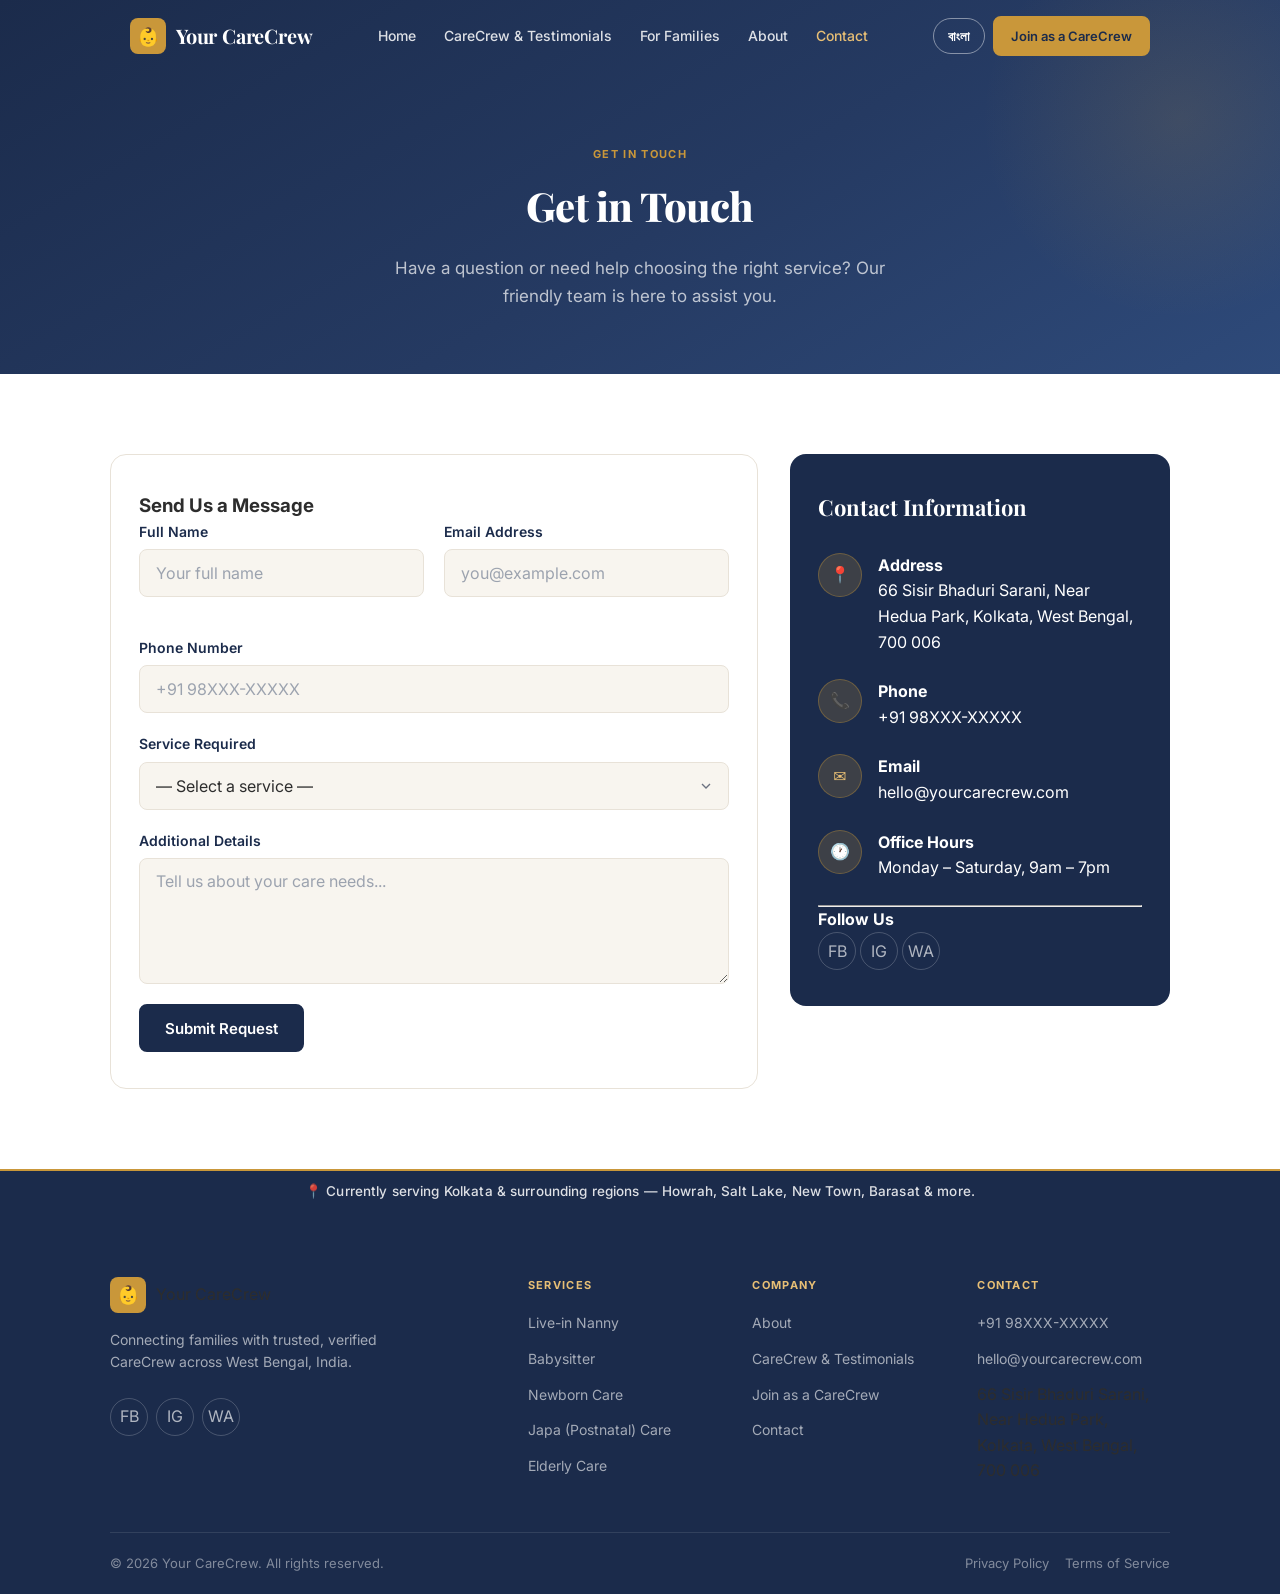
<file: contact.html>
<!DOCTYPE html>
<html lang="en">
<head>
  <meta charset="UTF-8" />
  <meta name="viewport" content="width=device-width, initial-scale=1.0" />

  <!-- Primary Meta -->
  <title>Contact Us | Your CareCrew — Get in Touch</title>
  <meta name="description" content="Contact Your CareCrew for nanny placement and care services. Reach us by phone, email or our contact form. Based in Kolkata, West Bengal." />

  <!-- Canonical -->
  <link rel="canonical" href="https://www.yourcarecrew.com/contact.html" />

  <!-- Open Graph -->
  <meta property="og:type" content="website" />
  <meta property="og:url" content="https://www.yourcarecrew.com/contact.html" />
  <meta property="og:title" content="Contact Us | Your CareCrew — Get in Touch" />
  <meta property="og:description" content="Contact Your CareCrew for nanny placement and care services. Reach us by phone, email or our contact form. Based in Kolkata, West Bengal." />
  <meta property="og:image" content="https://www.yourcarecrew.com/assets/og-contact.jpg" />
  <meta property="og:site_name" content="Your CareCrew" />
  <meta property="og:locale" content="en_US" />

  <!-- Twitter Card -->
  <meta name="twitter:card" content="summary_large_image" />
  <meta name="twitter:title" content="Contact Us | Your CareCrew — Get in Touch" />
  <meta name="twitter:description" content="Contact Your CareCrew for nanny placement and care services. Reach us by phone, email or our contact form. Based in Kolkata, West Bengal." />
  <meta name="twitter:image" content="https://www.yourcarecrew.com/assets/og-contact.jpg" />

  <!-- JSON-LD: ContactPage -->
  <script type="application/ld+json">
  {
    "@context": "https://schema.org",
    "@type": "ContactPage",
    "name": "Contact Your CareCrew",
    "description": "Contact Your CareCrew for nanny placement and care services in West Bengal, India.",
    "url": "https://www.yourcarecrew.com/contact.html",
    "mainEntity": {
      "@type": "LocalBusiness",
      "name": "Your CareCrew",
      "description": "Trusted nanny and care service connecting families with verified professionals in West Bengal, India.",
      "url": "https://www.yourcarecrew.com",
      "email": "hello@yourcarecrew.com",
      "telephone": "+919XXXXXXXXX",
      "address": {
        "@type": "PostalAddress",
        "streetAddress": "66 Sisir Bhaduri Sarani, Near Hedua Park",
        "addressLocality": "Kolkata",
      "addressRegion": "West Bengal",
        "addressCountry": "IN"
      },
      "openingHoursSpecification": {
        "@type": "OpeningHoursSpecification",
        "dayOfWeek": ["Monday","Tuesday","Wednesday","Thursday","Friday","Saturday","Sunday"],
        "opens": "09:00",
        "closes": "20:00"
      }
    }
  }
  </script>

  <!-- Fonts -->
  <link rel="preconnect" href="https://fonts.googleapis.com" />
  <link rel="preconnect" href="https://fonts.gstatic.com" crossorigin />
  <link href="https://fonts.googleapis.com/css2?family=Playfair+Display:wght@600;700&family=Inter:wght@300;400;500;600&family=Hind+Siliguri:wght@400;500;600&display=swap" rel="stylesheet" />

  <!-- Stylesheet -->
  <link rel="stylesheet" href="css/style.css" />
</head>
<body>

<!-- ══════════════════════════════════════════════════
     SHARED NAV
══════════════════════════════════════════════════ -->
<header class="site-header" id="site-header">
  <div class="container">
    <nav class="nav-container">
      <a href="index.html" class="nav-logo">
        <div class="nav-logo-icon">👶</div>
        <span class="nav-logo-text" data-i18n="brand_name">Your CareCrew</span>
      </a>
      <ul class="nav-links" id="nav-links">
        <li><a href="index.html" data-i18n="nav_home">Home</a></li>
        <li><a href="portfolio.html" data-i18n="nav_portfolio">Portfolio</a></li>
        <li><a href="for-clients.html" data-i18n="nav_clients">For Clients</a></li>
        <li><a href="about.html" data-i18n="nav_about">About Us</a></li>
        <li><a href="contact.html" data-i18n="nav_contact">Contact</a></li>
      </ul>
      <div class="nav-actions">
        <button class="lang-toggle" id="lang-toggle" aria-label="Switch language">
          <span class="lang-toggle-text">বাংলা</span>
        </button>
        <a href="join.html" class="btn btn-primary btn-sm" data-i18n="nav_join">Join as a CareCrew</a>
        <button class="nav-hamburger" id="nav-hamburger" aria-label="Toggle navigation menu" aria-expanded="false">
          <span></span><span></span><span></span>
        </button>
      </div>
    </nav>
  </div>
</header>
<div class="mobile-nav" id="mobile-nav" role="navigation" aria-label="Mobile navigation">
  <a href="index.html" data-i18n="nav_home">Home</a>
  <a href="portfolio.html" data-i18n="nav_portfolio">Portfolio</a>
  <a href="for-clients.html" data-i18n="nav_clients">For Clients</a>
  <a href="about.html" data-i18n="nav_about">About Us</a>
  <a href="contact.html" data-i18n="nav_contact">Contact</a>
  <a href="join.html" class="btn btn-primary" data-i18n="nav_join">Join as a CareCrew</a>
  <div class="lang-section">
    <button class="lang-toggle" id="lang-toggle-mobile" aria-label="Switch language">
      <span class="lang-toggle-text">বাংলা</span> | English
    </button>
  </div>
</div>

<!-- ══════════════════════════════════════════════════
     PAGE HERO
══════════════════════════════════════════════════ -->
<section class="page-hero">
  <div class="container">
    <div class="page-hero-inner">
      <span class="section-label" data-i18n="label_get_in_touch">Get In Touch</span>
      <h1 data-i18n="contact_title">Contact Us</h1>
      <p data-i18n="contact_sub">We're here to help you find the right care professional. Reach out by phone, email, or our contact form and our team will respond promptly.</p>
    </div>
  </div>
</section>

<!-- ══════════════════════════════════════════════════
     CONTACT SECTION
══════════════════════════════════════════════════ -->
<section class="section contact-section">
  <div class="container">
    <div class="contact-layout">

      <!-- LEFT: Contact Form -->
      <div class="form-wrapper">
        <form class="contact-form" action="https://formspree.io/f/mjglnebz" method="POST" novalidate>
          <h3 data-i18n="contact_form_title">Send a Message</h3>

          <!-- Name + Email row -->
          <div class="form-row">
            <div class="form-group">
              <label for="contact-name" data-i18n="form_fullname">Full Name</label>
              <input
                type="text"
                id="contact-name"
                name="name"
                class="form-input"
                placeholder="Your full name"
                required
                autocomplete="name"
              />
            </div>
            <div class="form-group">
              <label for="contact-email" data-i18n="form_email">Email Address</label>
              <input
                type="email"
                id="contact-email"
                name="email"
                class="form-input"
                placeholder="you@example.com"
                required
                autocomplete="email"
              />
            </div>
          </div>

          <!-- Phone -->
          <div class="form-group">
            <label for="contact-phone" data-i18n="form_phone">Phone Number</label>
            <input
              type="tel"
              id="contact-phone"
              name="phone"
              class="form-input"
              placeholder="+91 98XXX-XXXXX"
              autocomplete="tel"
            />
          </div>

          <!-- Service -->
          <div class="form-group">
            <label for="contact-service" data-i18n="form_service">Service Needed</label>
            <select id="contact-service" name="service" class="form-input">
              <option value="" data-i18n="form_service_default">Choose Service</option>
              <option value="nanny" data-i18n="svc_nanny">Nanny Service</option>
              <option value="babysitter" data-i18n="svc_babysitter">Baby Sitter Service</option>
              <option value="babycare" data-i18n="svc_babycare">Baby Care</option>
              <option value="japa" data-i18n="svc_japa">Japa Maid</option>
              <option value="female" data-i18n="svc_female">Female Attendant</option>
              <option value="male" data-i18n="svc_male">Male Attendant</option>
              <option value="nurse" data-i18n="svc_nurse">Nurse</option>
              <option value="elder" data-i18n="svc_elder">Elder Care</option>
            </select>
          </div>

          <!-- Message -->
          <div class="form-group">
            <label for="contact-message" data-i18n="form_message">Your Message</label>
            <textarea
              id="contact-message"
              name="message"
              class="form-input"
              rows="5"
              placeholder="Tell us about your care needs..."
            ></textarea>
          </div>

          <!-- Hidden subject -->
          <input type="hidden" name="_subject" value="New Contact Form Submission — Your CareCrew" />

          <!-- Submit -->
          <div class="form-submit-row">
            <button type="submit" class="btn btn-navy" data-loading-text="Sending…" data-i18n="form_submit">Send Message</button>
          </div>

          <!-- Success message -->
          <div class="form-success-msg" id="form-success-msg" style="display:none;" role="alert" aria-live="polite">
            <span aria-hidden="true">&#10003;</span>
            <p data-i18n="form_success">Thank you! Your message has been sent. We'll be in touch shortly.</p>
          </div>

          <!-- Error message -->
          <div class="form-error-msg" style="display:none;" role="alert" aria-live="polite">
            <span aria-hidden="true">&#9888;</span>
            <span class="error-text" data-i18n="form_error_generic">Something went wrong. Please try again.</span>
          </div>

        </form>
      </div>

      <!-- RIGHT: Contact Info Box -->
      <aside class="contact-info-box">
        <h3 data-i18n="contact_info_title">Our Contact Details</h3>

        <div class="contact-detail">
          <span class="contact-detail-icon" aria-hidden="true">📍</span>
          <div>
            <strong data-i18n="contact_address_label">Address</strong>
            <p data-i18n="contact_address">66 Sisir Bhaduri Sarani, Near Hedua Park, Kolkata, West Bengal, 700 006</p>
          </div>
        </div>

        <div class="contact-detail">
          <span class="contact-detail-icon" aria-hidden="true">📞</span>
          <div>
            <strong data-i18n="contact_phone_label">Phone</strong>
            <p><a href="tel:+919XXXXXXXXX" data-i18n="contact_phone">+91 98XXX-XXXXX</a></p>
          </div>
        </div>

        <div class="contact-detail">
          <span class="contact-detail-icon" aria-hidden="true">✉️</span>
          <div>
            <strong data-i18n="contact_email_label">Email</strong>
            <p><a href="mailto:hello@yourcarecrew.com" data-i18n="contact_email">hello@yourcarecrew.com</a></p>
          </div>
        </div>

        <div class="contact-detail">
          <span class="contact-detail-icon" aria-hidden="true">🕐</span>
          <div>
            <strong data-i18n="contact_hours_label">Working Hours</strong>
            <p data-i18n="contact_hours">Saturday – Thursday, 9:00 AM – 8:00 PM</p>
          </div>
        </div>

        <hr class="contact-info-divider" />

        <h4 data-i18n="contact_follow_title">Follow Us</h4>
        <div class="contact-social">
          <a href="#" class="social-link" aria-label="Follow Your CareCrew on Facebook">FB</a>
          <a href="#" class="social-link" aria-label="Follow Your CareCrew on Instagram">IG</a>
          <a href="#" class="social-link" aria-label="Contact Your CareCrew on WhatsApp">WA</a>
        </div>
      </aside>

    </div>
  </div>
</section>

<!-- ══════════════════════════════════════════════════
     SHARED FOOTER
══════════════════════════════════════════════════ -->
<!-- ═══ SERVICE AREA BANNER ═══ -->
<div class="service-banner" role="note">
  <span data-i18n="banner_service_area">📍 Currently serving Kolkata &amp; surrounding regions — Howrah, Salt Lake, New Town, Barasat &amp; more.</span>
</div>
<footer class="site-footer">
  <div class="container">
    <div class="footer-grid">
      <div class="footer-brand">
        <a href="index.html" class="footer-logo">
          <div class="footer-logo-icon">👶</div>
          <span data-i18n="brand_name">Your CareCrew</span>
        </a>
        <p class="footer-tagline" data-i18n="footer_tagline">Your trusted nanny &amp; care service, connecting families with verified professionals.</p>
        <div class="footer-social">
          <a href="#" class="social-link" aria-label="Facebook">FB</a>
          <a href="#" class="social-link" aria-label="Instagram">IG</a>
          <a href="#" class="social-link" aria-label="WhatsApp">WA</a>
        </div>
      </div>
      <div class="footer-col">
        <h4 data-i18n="footer_services_title">Services</h4>
        <ul>
          <li><a href="for-clients.html" data-i18n="svc_nanny">Nanny Service</a></li>
          <li><a href="for-clients.html" data-i18n="svc_babysitter">Baby Sitter Service</a></li>
          <li><a href="for-clients.html" data-i18n="svc_babycare">Baby Care</a></li>
          <li><a href="for-clients.html" data-i18n="svc_japa">Japa Maid</a></li>
          <li><a href="for-clients.html" data-i18n="svc_elder">Elder Care</a></li>
        </ul>
      </div>
      <div class="footer-col">
        <h4 data-i18n="footer_company_title">Company</h4>
        <ul>
          <li><a href="about.html" data-i18n="nav_about">About Us</a></li>
          <li><a href="portfolio.html" data-i18n="nav_portfolio">Portfolio</a></li>
          <li><a href="join.html" data-i18n="nav_join">Join as a CareCrew</a></li>
          <li><a href="contact.html" data-i18n="nav_contact">Contact</a></li>
        </ul>
      </div>
      <div class="footer-col">
        <h4 data-i18n="footer_contact_title">Contact Us</h4>
        <ul>
          <li><a href="tel:+919XXXXXXXXX" data-i18n="contact_phone">+91 98XXX-XXXXX</a></li>
          <li><a href="mailto:hello@yourcarecrew.com" data-i18n="contact_email">hello@yourcarecrew.com</a></li>
          <li><span data-i18n="contact_address">66 Sisir Bhaduri Sarani, Near Hedua Park, Kolkata, West Bengal, 700 006</span></li>
        </ul>
      </div>
    </div>
    <div class="footer-bottom">
      <p class="footer-copyright" data-i18n="footer_copyright">© 2026 Your CareCrew. All rights reserved.</p>
      <div class="footer-legal">
        <a href="#" data-i18n="footer_privacy">Privacy Policy</a>
        <a href="#" data-i18n="footer_terms">Terms of Service</a>
      </div>
    </div>
  </div>
</footer>

<!-- Scripts -->
<script src="js/translations.js"></script>
<script src="js/main.js"></script>

</body>
</html>
</file>
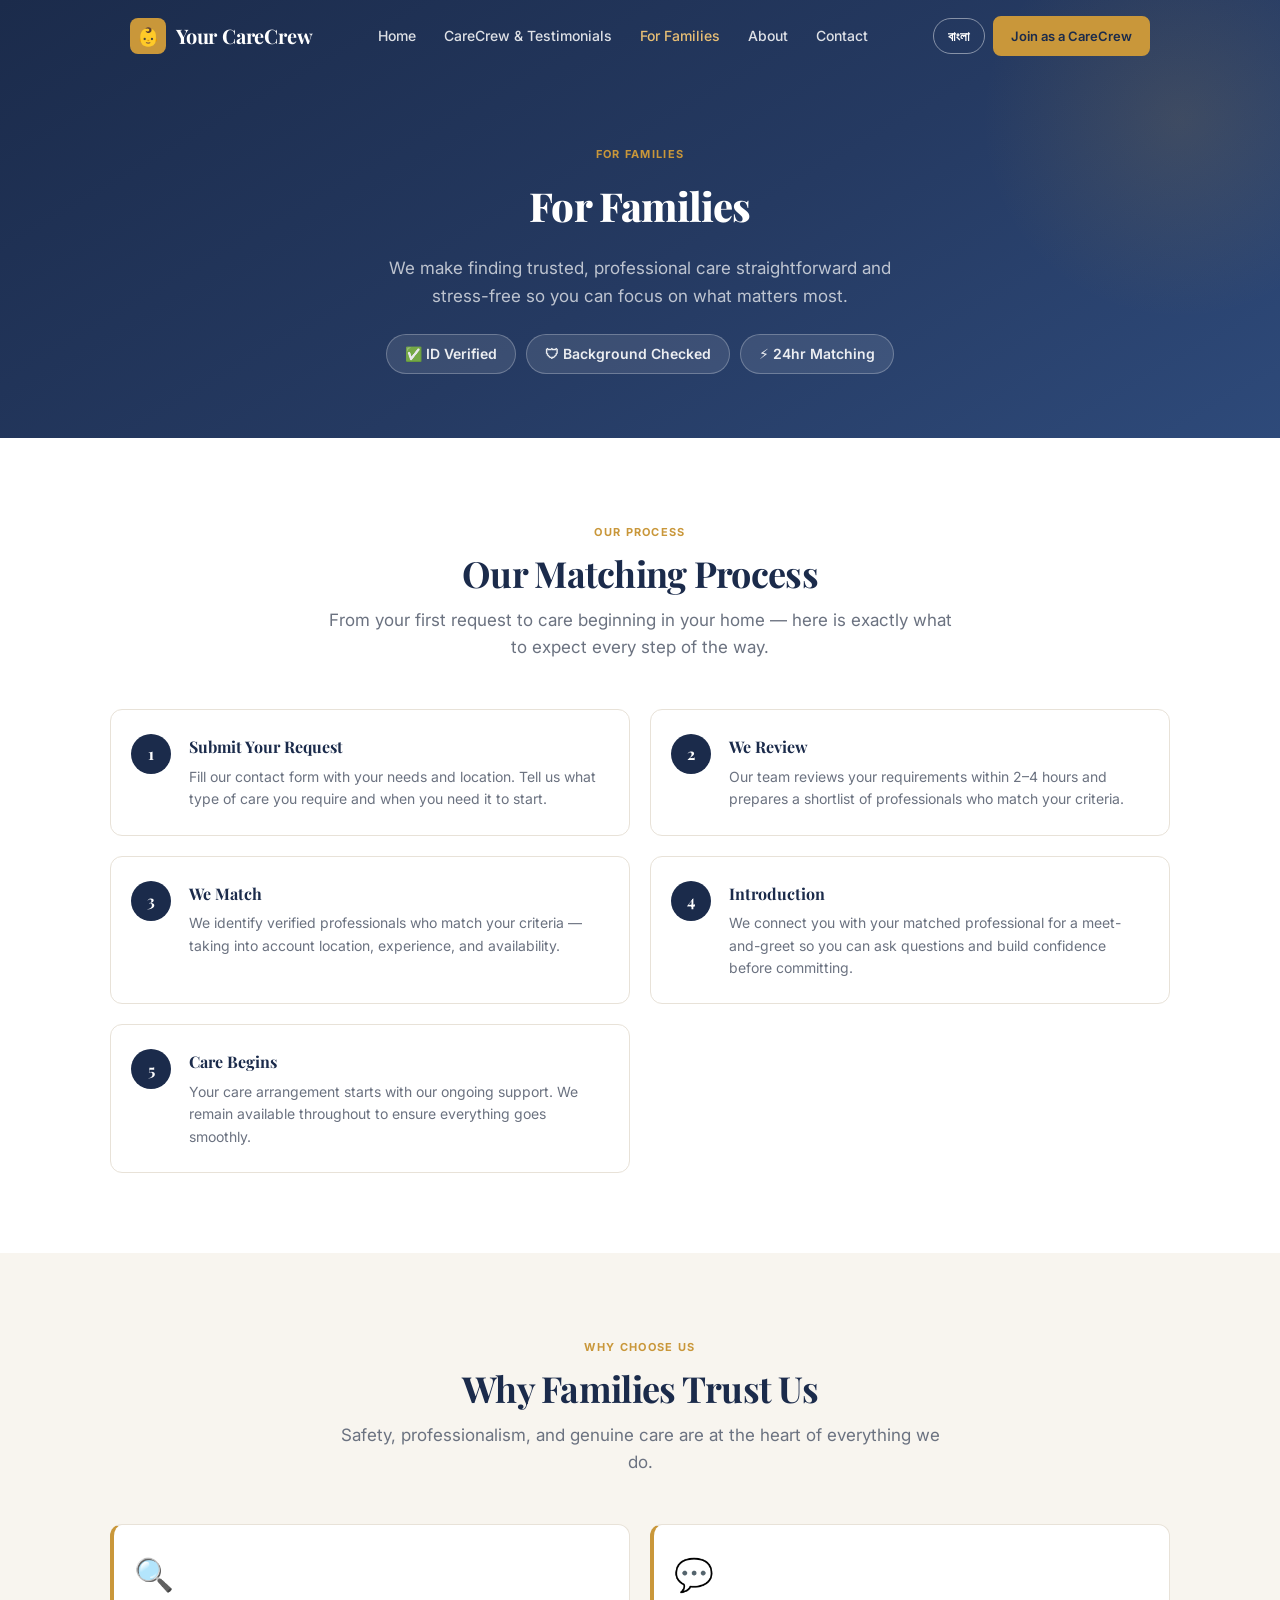
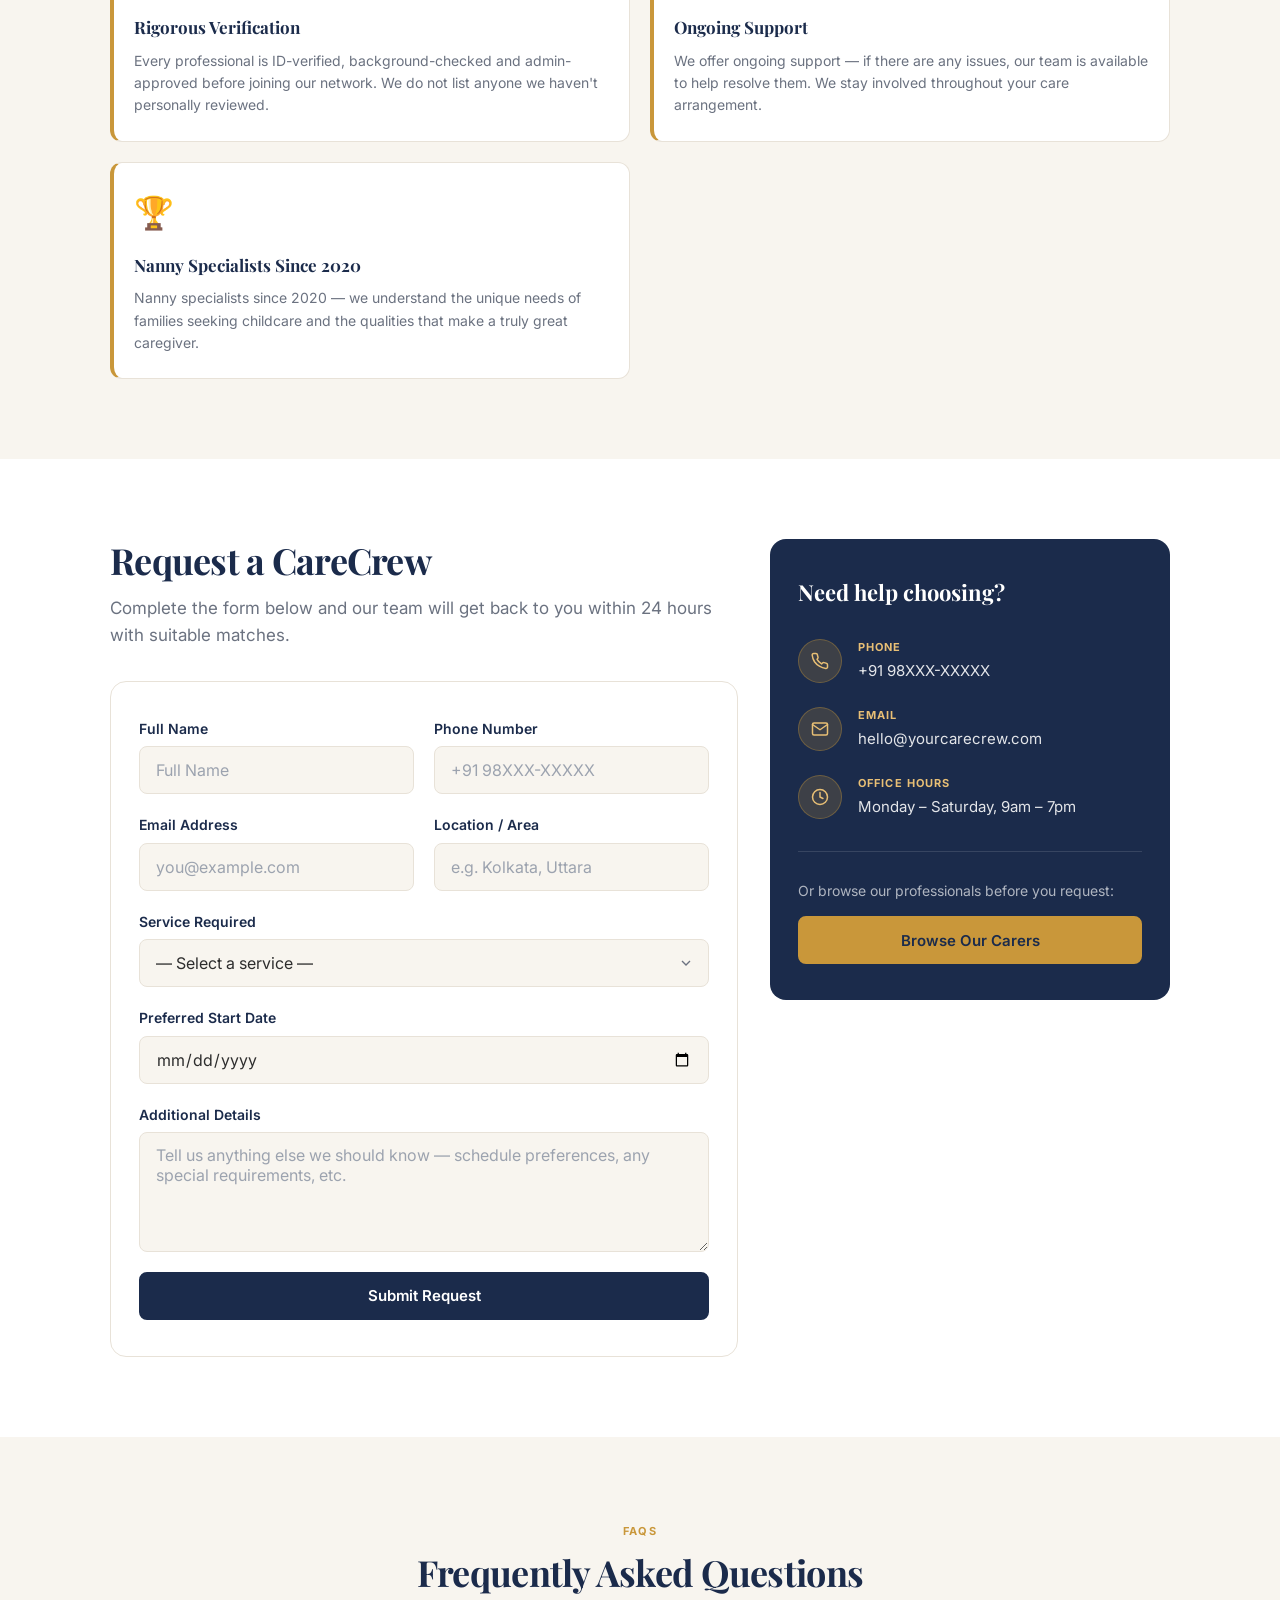
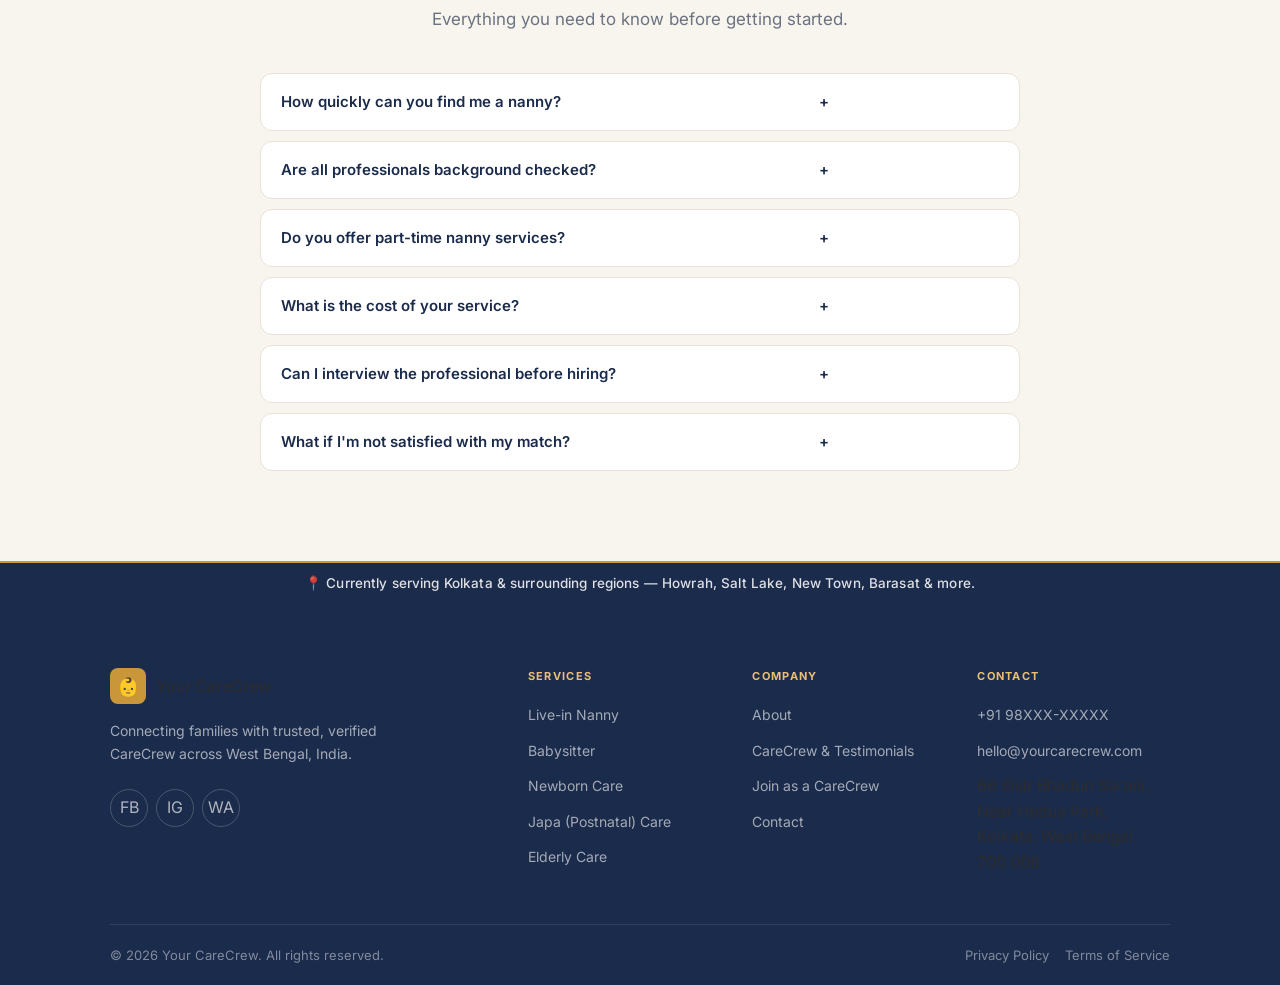
<file: for-clients.html>
<!DOCTYPE html>
<html lang="en">
<head>
  <meta charset="UTF-8">
  <meta name="viewport" content="width=device-width, initial-scale=1.0">
  <title>For Families | Your CareCrew — Find Your Perfect Nanny</title>
  <meta name="description" content="Find a verified nanny or care professional for your family. Learn about Your CareCrew's hiring process, safety checks, and submit your care request today.">

  <!-- Open Graph -->
  <meta property="og:title" content="For Families | Your CareCrew — Find Your Perfect Nanny">
  <meta property="og:description" content="Find a verified nanny or care professional for your family. Learn about Your CareCrew's hiring process, safety checks, and submit your care request today.">
  <meta property="og:type" content="website">
  <meta property="og:url" content="https://www.yourcarecrew.com/for-clients.html">
  <meta property="og:image" content="https://www.yourcarecrew.com/images/og-for-clients.jpg">

  <!-- Twitter Card -->
  <meta name="twitter:card" content="summary_large_image">
  <meta name="twitter:title" content="For Families | Your CareCrew — Find Your Perfect Nanny">
  <meta name="twitter:description" content="Find a verified nanny or care professional for your family. Learn about Your CareCrew's hiring process, safety checks, and submit your care request today.">
  <meta name="twitter:image" content="https://www.yourcarecrew.com/images/og-for-clients.jpg">

  <link rel="canonical" href="https://www.yourcarecrew.com/for-clients.html">

  <!-- JSON-LD: FAQPage -->
  <script type="application/ld+json">
  {
    "@context": "https://schema.org",
    "@type": "FAQPage",
    "mainEntity": [
      {
        "@type": "Question",
        "name": "How does the process work?",
        "acceptedAnswer": {
          "@type": "Answer",
          "text": "Submit your care request using our online form. Our team reviews your requirements within 2–4 hours, then identifies verified professionals who match your criteria. We connect you with your matched professional for an introduction meeting, and your care arrangement begins with our ongoing support."
        }
      },
      {
        "@type": "Question",
        "name": "Are all professionals verified?",
        "acceptedAnswer": {
          "@type": "Answer",
          "text": "<span data-i18n="faq2_a">Yes. Every professional on our platform has been ID-verified, background-checked, and admin-approved before appearing in our network. We do not allow unverified profiles.</span>"
        }
      },
      {
        "@type": "Question",
        "name": "How long does matching take?",
        "acceptedAnswer": {
          "@type": "Answer",
          "text": "We typically match families within 24–48 hours of receiving your request, depending on your location and specific care requirements."
        }
      },
      {
        "@type": "Question",
        "name": "What services do you offer?",
        "acceptedAnswer": {
          "@type": "Answer",
          "text": "We offer Live-in Nanny, Babysitter, Newborn Care, Japa (Postnatal) Care, Female Caregiver, Male Caregiver, Home Nurse, and Elderly Care services."
        }
      },
      {
        "@type": "Question",
        "name": "How do I get started?",
        "acceptedAnswer": {
          "@type": "Answer",
          "text": "Simply fill in the care request form on this page with your name, contact details, preferred service, and start date. Our team will reach out within 24 hours with suitable matches."
        }
      }
    ]
  }
  </script>

  <!-- Fonts -->
  <link rel="preconnect" href="https://fonts.googleapis.com">
  <link rel="preconnect" href="https://fonts.gstatic.com" crossorigin>
  <link href="https://fonts.googleapis.com/css2?family=Playfair+Display:wght@600;700&family=Inter:wght@300;400;500;600&family=Hind+Siliguri:wght@400;500;600&display=swap" rel="stylesheet">
  <link rel="stylesheet" href="css/style.css">
</head>
<body>

  <!-- ============================================================
       HEADER & NAV
  ============================================================ -->
  <header class="site-header" id="site-header">
    <div class="container">
      <nav class="nav-container">
        <a href="index.html" class="nav-logo">
          <div class="nav-logo-icon">👶</div>
          <span class="nav-logo-text" data-i18n="brand_name">Your CareCrew</span>
        </a>
        <ul class="nav-links" id="nav-links">
          <li><a href="index.html" data-i18n="nav_home">Home</a></li>
          <li><a href="portfolio.html" data-i18n="nav_portfolio">Portfolio</a></li>
          <li><a href="for-clients.html" data-i18n="nav_clients">For Clients</a></li>
          <li><a href="about.html" data-i18n="nav_about">About Us</a></li>
          <li><a href="contact.html" data-i18n="nav_contact">Contact</a></li>
        </ul>
        <div class="nav-actions">
          <button class="lang-toggle" id="lang-toggle" aria-label="Switch language">
            <span class="lang-toggle-text">বাংলা</span>
          </button>
          <a href="join.html" class="btn btn-primary btn-sm" data-i18n="nav_join">Join as a CareCrew</a>
          <button class="nav-hamburger" id="nav-hamburger" aria-label="Toggle navigation menu" aria-expanded="false">
            <span></span><span></span><span></span>
          </button>
        </div>
      </nav>
    </div>
  </header>
  <div class="mobile-nav" id="mobile-nav" role="navigation" aria-label="Mobile navigation">
    <a href="index.html" data-i18n="nav_home">Home</a>
    <a href="portfolio.html" data-i18n="nav_portfolio">Portfolio</a>
    <a href="for-clients.html" data-i18n="nav_clients">For Clients</a>
    <a href="about.html" data-i18n="nav_about">About Us</a>
    <a href="contact.html" data-i18n="nav_contact">Contact</a>
    <a href="join.html" class="btn btn-primary" data-i18n="nav_join">Join as a CareCrew</a>
    <div class="lang-section">
      <button class="lang-toggle" id="lang-toggle-mobile" aria-label="Switch language">
        <span class="lang-toggle-text">বাংলা</span> | English
      </button>
    </div>
  </div>

  <!-- ============================================================
       PAGE HERO
  ============================================================ -->
  <section class="page-hero">
    <div class="container">
      <div class="section-label" data-i18n="label_for_families">For Families</div>
      <h1 data-i18n="clients_title">For Families</h1>
      <p data-i18n="clients_sub">We make finding trusted, professional care straightforward and stress-free so you can focus on what matters most.</p>
      <div style="display:flex;flex-wrap:wrap;gap:10px;justify-content:center;margin-top:24px;">
        <span style="display:inline-flex;align-items:center;gap:6px;padding:8px 18px;background:rgba(255,255,255,0.1);border:1px solid rgba(255,255,255,0.25);border-radius:50px;font-size:14px;font-weight:600;color:rgba(255,255,255,0.9);" data-i18n="trust_pill_verified">&#9989; ID Verified</span>
        <span style="display:inline-flex;align-items:center;gap:6px;padding:8px 18px;background:rgba(255,255,255,0.1);border:1px solid rgba(255,255,255,0.25);border-radius:50px;font-size:14px;font-weight:600;color:rgba(255,255,255,0.9);" data-i18n="trust_pill_checked">&#128737; Background Checked</span>
        <span style="display:inline-flex;align-items:center;gap:6px;padding:8px 18px;background:rgba(255,255,255,0.1);border:1px solid rgba(255,255,255,0.25);border-radius:50px;font-size:14px;font-weight:600;color:rgba(255,255,255,0.9);" data-i18n="trust_pill_24hr">&#9889; 24hr Matching</span>
      </div>
    </div>
  </section>

  <!-- ============================================================
       HOW IT WORKS — OUR PROCESS
  ============================================================ -->
  <section class="section" style="background-color:var(--white);">
    <div class="container">
      <div class="text-center" style="max-width:640px;margin-inline:auto;">
        <div class="section-label" data-i18n="label_our_process">Our Process</div>
        <h2 class="section-title" data-i18n="clients_process_title">Our Hiring Process</h2>
        <p class="section-sub" data-i18n="clients_process_sub">From your first request to care beginning in your home — here is exactly what to expect every step of the way.</p>
      </div>

      <div class="process-steps" style="margin-top:48px;">

        <div class="process-step fade-in delay-1">
          <div class="process-num">1</div>
          <div>
            <h4 data-i18n="process1_title">Submit Your Request</h4>
            <p data-i18n="process1_desc">Fill our contact form with your needs and location. Tell us what type of care you require and when you need it to start.</p>
          </div>
        </div>

        <div class="process-step fade-in delay-2">
          <div class="process-num">2</div>
          <div>
            <h4 data-i18n="process2_title">We Review</h4>
            <p data-i18n="process2_desc">Our team reviews your requirements within 2–4 hours and prepares a shortlist of professionals who match your criteria.</p>
          </div>
        </div>

        <div class="process-step fade-in delay-3">
          <div class="process-num">3</div>
          <div>
            <h4 data-i18n="process3_title">We Match</h4>
            <p data-i18n="process3_desc">We identify verified professionals who match your criteria — taking into account location, experience, and availability.</p>
          </div>
        </div>

        <div class="process-step fade-in delay-4">
          <div class="process-num">4</div>
          <div>
            <h4 data-i18n="process4_title">Introduction</h4>
            <p data-i18n="process4_desc">We connect you with your matched professional for a meet-and-greet so you can ask questions and build confidence before committing.</p>
          </div>
        </div>

        <div class="process-step fade-in delay-5">
          <div class="process-num">5</div>
          <div>
            <h4 data-i18n="process5_title">Care Begins</h4>
            <p data-i18n="process5_desc">Your care arrangement starts with our ongoing support. We remain available throughout to ensure everything goes smoothly.</p>
          </div>
        </div>

      </div>
    </div>
  </section>

  <!-- ============================================================
       TRUST SECTION
  ============================================================ -->
  <section class="section" style="background-color:var(--cream);">
    <div class="container">
      <div class="text-center" style="max-width:600px;margin-inline:auto;">
        <div class="section-label" data-i18n="label_why_choose">Why Choose Us</div>
        <h2 class="section-title" data-i18n="clients_trust_title">Why Families Trust Us</h2>
        <p class="section-sub" data-i18n="clients_trust_sub">Safety, professionalism, and genuine care are at the heart of everything we do.</p>
      </div>

      <div class="values-grid" style="margin-top:48px;">

        <div class="value-card fade-in delay-1">
          <div style="font-size:32px;margin-bottom:14px;" aria-hidden="true">&#128269;</div>
          <h4 data-i18n="trust1_title">Rigorous Verification</h4>
          <p data-i18n="trust1_desc">Every professional is ID-verified, background-checked and admin-approved before joining our network. We do not list anyone we haven't personally reviewed.</p>
        </div>

        <div class="value-card fade-in delay-2">
          <div style="font-size:32px;margin-bottom:14px;" aria-hidden="true">&#128172;</div>
          <h4 data-i18n="trust2_title">Ongoing Support</h4>
          <p data-i18n="trust2_desc">We offer ongoing support — if there are any issues, our team is available to help resolve them. We stay involved throughout your care arrangement.</p>
        </div>

        <div class="value-card fade-in delay-3">
          <div style="font-size:32px;margin-bottom:14px;" aria-hidden="true">&#127942;</div>
          <h4 data-i18n="trust3_title">Nanny Specialists Since 2020</h4>
          <p data-i18n="trust3_desc">Nanny specialists since 2020 — we understand the unique needs of families seeking childcare and the qualities that make a truly great caregiver.</p>
        </div>

      </div>
    </div>
  </section>

  <!-- ============================================================
       REQUEST FORM
  ============================================================ -->
  <section class="section" style="background-color:var(--white);">
    <div class="container">
      <div class="clients-layout">

        <!-- LEFT: Form -->
        <div>
          <h2 class="section-title" data-i18n="clients_form_title" style="margin-bottom:10px;">Request a Care Professional</h2>
          <p class="section-sub" data-i18n="clients_form_sub" style="margin-bottom:32px;">Complete the form below and our team will get back to you within 24 hours with suitable matches.</p>

          <div class="form-wrapper">
            <form class="contact-form" action="https://formspree.io/f/mjglnebz" method="POST">

              <input type="hidden" name="_subject" value="New Care Request — Your CareCrew">

              <div class="form-row">
                <div class="form-group" style="margin-bottom:0;">
                  <label for="fullname" data-i18n="form_fullname">Full Name <span class="required" aria-hidden="true">*</span></label>
                  <input class="form-input" type="text" id="fullname" name="fullname" placeholder="Your full name" required data-i18n-ph="form_fullname">
                </div>
                <div class="form-group" style="margin-bottom:0;">
                  <label for="phone" data-i18n="form_phone">Phone Number <span class="required" aria-hidden="true">*</span></label>
                  <input class="form-input" type="tel" id="phone" name="phone" placeholder="+91 98XXX-XXXXX" required>
                </div>
              </div>

              <div class="form-row">
                <div class="form-group" style="margin-bottom:0;">
                  <label for="email" data-i18n="form_email">Email Address <span class="required" aria-hidden="true">*</span></label>
                  <input class="form-input" type="email" id="email" name="email" placeholder="you@example.com" required>
                </div>
                <div class="form-group" style="margin-bottom:0;">
                  <label for="location" data-i18n="form_location">Location / Area <span class="required" aria-hidden="true">*</span></label>
                  <input class="form-input" type="text" id="location" name="location" placeholder="e.g. Kolkata, Uttara" required>
                </div>
              </div>

              <div class="form-group">
                <label for="service" data-i18n="form_service">Service Required</label>
                <select class="form-input" id="service" name="service">
                  <option value="" data-i18n="form_service_default">— Choose Service —</option>
                  <option value="live-in-nanny" data-i18n="svc_nanny">Live-in Nanny</option>
                  <option value="babysitter" data-i18n="svc_babysitter">Babysitter</option>
                  <option value="newborn-care" data-i18n="svc_babycare">Newborn Care</option>
                  <option value="japa-care" data-i18n="svc_japa">Japa (Postnatal) Care</option>
                  <option value="female-caregiver" data-i18n="svc_female">Female Caregiver</option>
                  <option value="male-caregiver" data-i18n="svc_male">Male Caregiver</option>
                  <option value="home-nurse" data-i18n="svc_nurse">Home Nurse</option>
                  <option value="elderly-care" data-i18n="svc_elder">Elderly Care</option>
                </select>
              </div>

              <div class="form-group">
                <label for="start-date" data-i18n="form_date">Preferred Start Date</label>
                <input class="form-input" type="date" id="start-date" name="start_date">
              </div>

              <div class="form-group">
                <label for="message" data-i18n="form_message">Additional Details <span style="font-weight:400;color:var(--grey-light);" data-i18n="form_optional">(optional)</span></label>
                <textarea class="form-input" id="message" name="message" rows="4" placeholder="Tell us anything else we should know — schedule preferences, any special requirements, etc."></textarea>
              </div>

              <button type="submit" class="btn btn-navy" style="width:100%;" data-loading-text="Sending…" data-i18n="form_submit">Submit Request</button>

              <div class="form-success-msg" role="alert" style="display:none;">
                <span aria-hidden="true">&#10003;</span>
                <span data-i18n="form_success">Thank you! Your request has been received. We'll be in touch within 24 hours.</span>
              </div>

              <div class="form-error-msg" role="alert" style="display:none;">
                <span aria-hidden="true">&#9888;</span>
                <span class="error-text" data-i18n="form_error_generic">Something went wrong. Please try again.</span>
              </div>

            </form>
          </div>
        </div>

        <!-- RIGHT: Contact info box -->
        <div>
          <div class="contact-info-box">
            <h3 data-i18n="clients_help_title">Need help choosing?</h3>

            <div class="contact-detail">
              <div class="contact-detail-icon" aria-hidden="true">
                <svg viewBox="0 0 24 24" fill="none" stroke="currentColor" stroke-width="2" stroke-linecap="round" stroke-linejoin="round"><path d="M22 16.92v3a2 2 0 0 1-2.18 2 19.79 19.79 0 0 1-8.63-3.07A19.5 19.5 0 0 1 4.69 13a19.79 19.79 0 0 1-3.07-8.67A2 2 0 0 1 3.6 2h3a2 2 0 0 1 2 1.72c.127.96.361 1.903.7 2.81a2 2 0 0 1-.45 2.11L8.09 9.91a16 16 0 0 0 6 6l1.27-1.27a2 2 0 0 1 2.11-.45c.907.339 1.85.573 2.81.7A2 2 0 0 1 22 16.92z"></path></svg>
              </div>
              <div>
                <div class="contact-detail-label" data-i18n="contact_phone_label">Phone</div>
                <div class="contact-detail-value"><a href="tel:+919XXXXXXXXX" style="color:inherit;" data-i18n="contact_phone">+91 98XXX-XXXXX</a></div>
              </div>
            </div>

            <div class="contact-detail">
              <div class="contact-detail-icon" aria-hidden="true">
                <svg viewBox="0 0 24 24" fill="none" stroke="currentColor" stroke-width="2" stroke-linecap="round" stroke-linejoin="round"><path d="M4 4h16c1.1 0 2 .9 2 2v12c0 1.1-.9 2-2 2H4c-1.1 0-2-.9-2-2V6c0-1.1.9-2 2-2z"></path><polyline points="22,6 12,13 2,6"></polyline></svg>
              </div>
              <div>
                <div class="contact-detail-label" data-i18n="contact_email_label">Email</div>
                <div class="contact-detail-value"><a href="mailto:hello@yourcarecrew.com" style="color:inherit;" data-i18n="contact_email">hello@yourcarecrew.com</a></div>
              </div>
            </div>

            <div class="contact-detail">
              <div class="contact-detail-icon" aria-hidden="true">
                <svg viewBox="0 0 24 24" fill="none" stroke="currentColor" stroke-width="2" stroke-linecap="round" stroke-linejoin="round"><circle cx="12" cy="12" r="10"></circle><polyline points="12 6 12 12 16 14"></polyline></svg>
              </div>
              <div>
                <div class="contact-detail-label" data-i18n="contact_hours_label">Office Hours</div>
                <div class="contact-detail-value" data-i18n="contact_hours">Monday – Saturday, 9am – 7pm</div>
              </div>
            </div>

            <div style="margin-top:32px;padding-top:28px;border-top:1px solid rgba(255,255,255,0.12);">
              <p style="font-size:14px;color:rgba(255,255,255,0.65);margin-bottom:14px;" data-i18n="clients_browse_text">Or browse our professionals before you request:</p>
              <a href="portfolio.html" class="btn btn-primary" style="width:100%;" data-i18n="clients_browse_btn">Browse Our Carers</a>
            </div>
          </div>
        </div>

      </div>
    </div>
  </section>

  <!-- ============================================================
       FAQ
  ============================================================ -->
  <section class="section" style="background-color:var(--cream);">
    <div class="container" style="max-width:800px;">
      <div class="text-center" style="margin-bottom:0;">
        <div class="section-label" data-i18n="label_faqs">FAQs</div>
        <h2 class="section-title" data-i18n="clients_faq_title">Frequently Asked Questions</h2>
        <p class="section-sub" style="margin-bottom:0;" data-i18n="clients_faq_sub">Everything you need to know before getting started.</p>
      </div>

      <div class="faq-list">

        <div class="faq-item">
          <button class="faq-question" aria-expanded="false">
            <span data-i18n="faq1_q">How quickly can you find me a nanny?</span>
            <span class="faq-icon" aria-hidden="true">+</span>
          </button>
          <div class="faq-answer">
            <span data-i18n="faq1_a">We typically match families within 24–48 hours of receiving your request. Timelines may vary depending on your specific location and requirements.</span>
          </div>
        </div>

        <div class="faq-item">
          <button class="faq-question" aria-expanded="false">
            <span data-i18n="faq2_q">Are all professionals background checked?</span>
            <span class="faq-icon" aria-hidden="true">+</span>
          </button>
          <div class="faq-answer">
            Yes. Every professional on our platform has been ID-verified, background-checked, and admin-approved before appearing in our network. We do not allow unverified profiles.
          </div>
        </div>

        <div class="faq-item">
          <button class="faq-question" aria-expanded="false">
            <span data-i18n="faq3_q">Do you offer part-time nanny services?</span>
            <span class="faq-icon" aria-hidden="true">+</span>
          </button>
          <div class="faq-answer">
            <span data-i18n="faq3_a">Yes, we have both full-time and part-time nannies available depending on your needs. Simply indicate your preferred schedule in the request form and we will match you accordingly.</span>
          </div>
        </div>

        <div class="faq-item">
          <button class="faq-question" aria-expanded="false">
            <span data-i18n="faq4_q">What is the cost of your service?</span>
            <span class="faq-icon" aria-hidden="true">+</span>
          </button>
          <div class="faq-answer">
            <span data-i18n="faq4_a">Please contact us for current pricing. We offer transparent, competitive rates with no hidden fees. Pricing varies by service type and arrangement length.</span>
          </div>
        </div>

        <div class="faq-item">
          <button class="faq-question" aria-expanded="false">
            <span data-i18n="faq5_q">Can I interview the professional before hiring?</span>
            <span class="faq-icon" aria-hidden="true">+</span>
          </button>
          <div class="faq-answer">
            <span data-i18n="faq5_a">Absolutely. We facilitate an introduction meeting before any care arrangement begins. You are never locked in until you are fully comfortable with your match.</span>
          </div>
        </div>

        <div class="faq-item">
          <button class="faq-question" aria-expanded="false">
            <span data-i18n="faq6_q">What if I'm not satisfied with my match?</span>
            <span class="faq-icon" aria-hidden="true">+</span>
          </button>
          <div class="faq-answer">
            <span data-i18n="faq6_a">We offer a satisfaction guarantee. If you are unhappy with your match, we will work to find a better fit at no extra charge. Your family's wellbeing is our priority.</span>
          </div>
        </div>

      </div>
    </div>
  </section>

  <!-- ============================================================
       FOOTER
  ============================================================ -->
  <!-- ═══ SERVICE AREA BANNER ═══ -->
<div class="service-banner" role="note">
  <span data-i18n="banner_service_area">📍 Currently serving Kolkata &amp; surrounding regions — Howrah, Salt Lake, New Town, Barasat &amp; more.</span>
</div>
<footer class="site-footer">
    <div class="container">
      <div class="footer-grid">
        <div class="footer-brand">
          <a href="index.html" class="footer-logo">
            <div class="footer-logo-icon">👶</div>
            <span data-i18n="brand_name">Your CareCrew</span>
          </a>
          <p class="footer-tagline" data-i18n="footer_tagline">Your trusted nanny &amp; care service, connecting families with verified professionals.</p>
          <div class="footer-social">
            <a href="#" class="social-link" aria-label="Facebook">FB</a>
            <a href="#" class="social-link" aria-label="Instagram">IG</a>
            <a href="#" class="social-link" aria-label="WhatsApp">WA</a>
          </div>
        </div>
        <div class="footer-col">
          <h4 data-i18n="footer_services_title">Services</h4>
          <ul>
            <li><a href="for-clients.html" data-i18n="svc_nanny">Nanny Service</a></li>
            <li><a href="for-clients.html" data-i18n="svc_babysitter">Baby Sitter Service</a></li>
            <li><a href="for-clients.html" data-i18n="svc_babycare">Baby Care</a></li>
            <li><a href="for-clients.html" data-i18n="svc_japa">Japa Maid</a></li>
            <li><a href="for-clients.html" data-i18n="svc_elder">Elder Care</a></li>
          </ul>
        </div>
        <div class="footer-col">
          <h4 data-i18n="footer_company_title">Company</h4>
          <ul>
            <li><a href="about.html" data-i18n="nav_about">About Us</a></li>
            <li><a href="portfolio.html" data-i18n="nav_portfolio">Portfolio</a></li>
            <li><a href="join.html" data-i18n="nav_join">Join as a CareCrew</a></li>
            <li><a href="contact.html" data-i18n="nav_contact">Contact</a></li>
          </ul>
        </div>
        <div class="footer-col">
          <h4 data-i18n="footer_contact_title">Contact Us</h4>
          <ul>
            <li><a href="tel:+919XXXXXXXXX" data-i18n="contact_phone">+91 98XXX-XXXXX</a></li>
            <li><a href="mailto:hello@yourcarecrew.com" data-i18n="contact_email">hello@yourcarecrew.com</a></li>
            <li><span data-i18n="contact_address">66 Sisir Bhaduri Sarani, Near Hedua Park, Kolkata, West Bengal, 700 006</span></li>
          </ul>
        </div>
      </div>
      <div class="footer-bottom">
        <p class="footer-copyright" data-i18n="footer_copyright">© 2026 Your CareCrew. All rights reserved.</p>
        <div class="footer-legal">
          <a href="#" data-i18n="footer_privacy">Privacy Policy</a>
          <a href="#" data-i18n="footer_terms">Terms of Service</a>
        </div>
      </div>
    </div>
  </footer>

  <script src="js/translations.js"></script>
  <script src="js/main.js"></script>
</body>
</html>
</file>
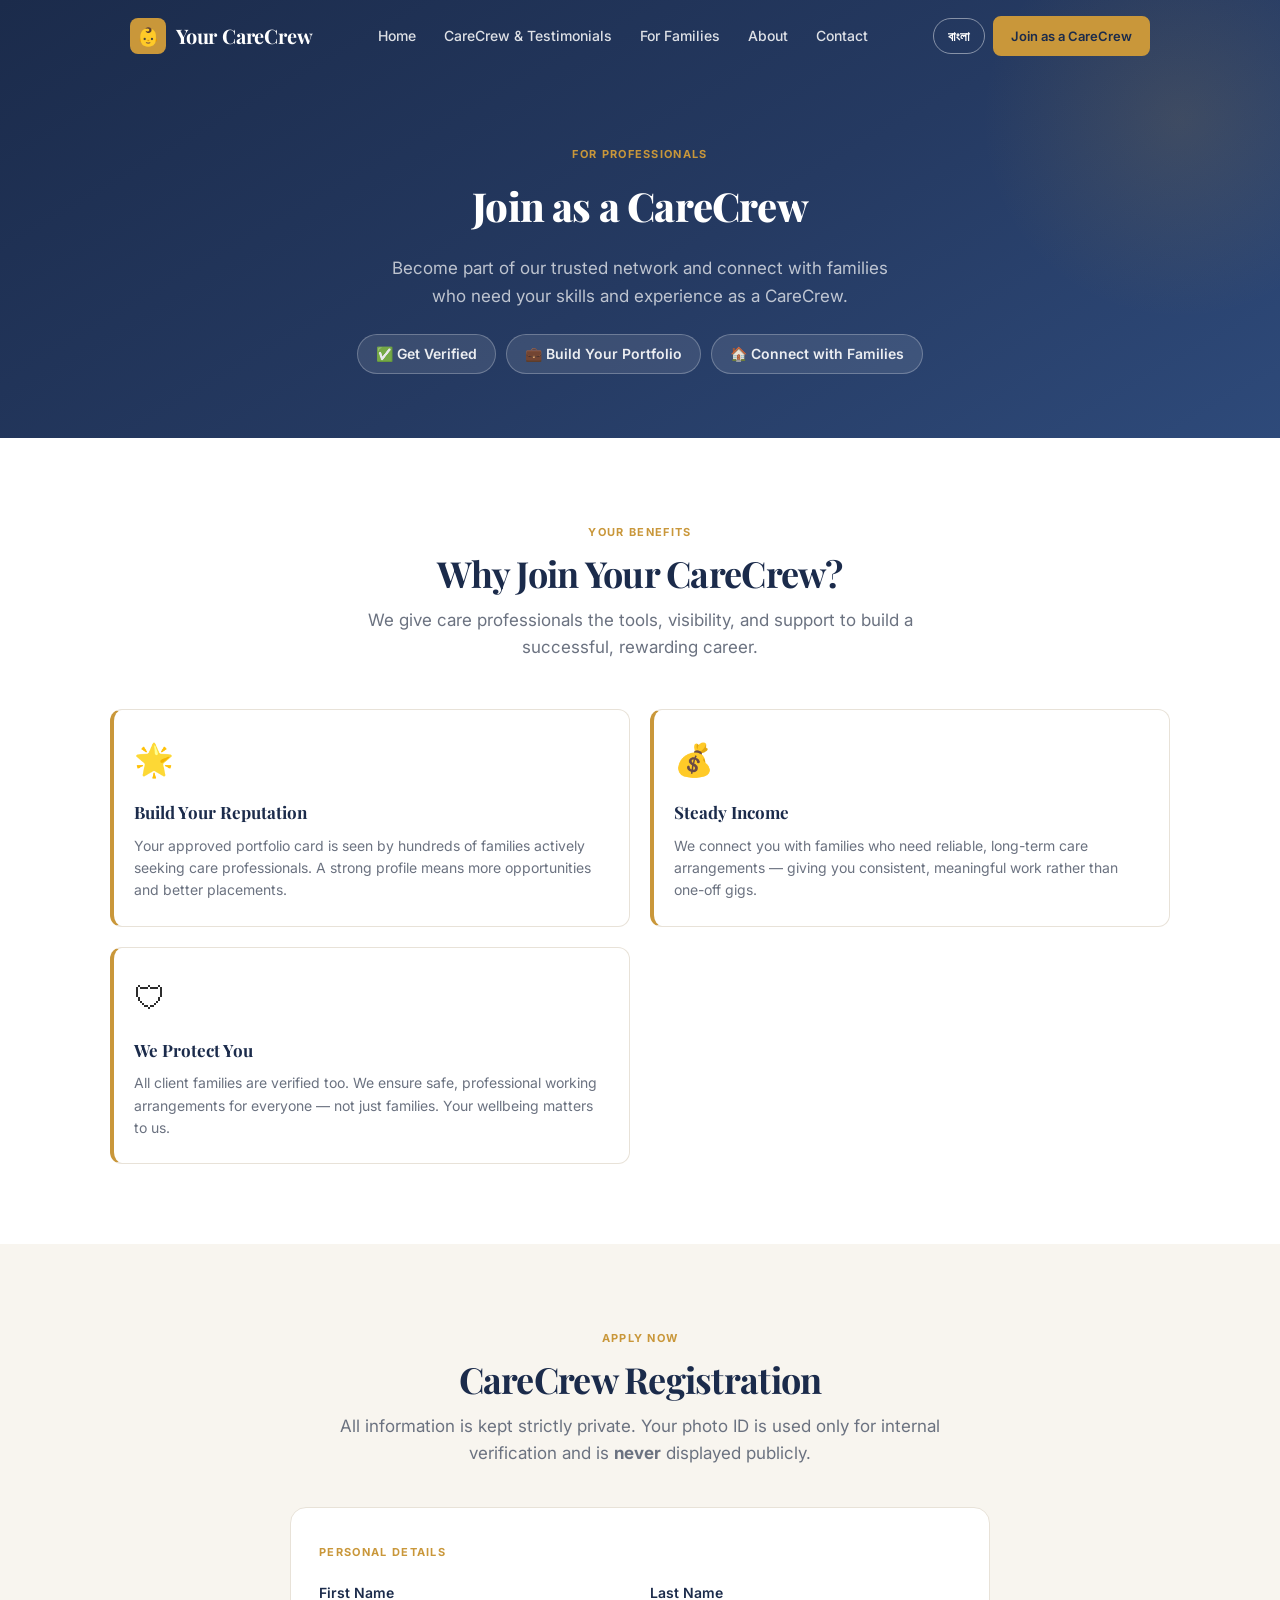
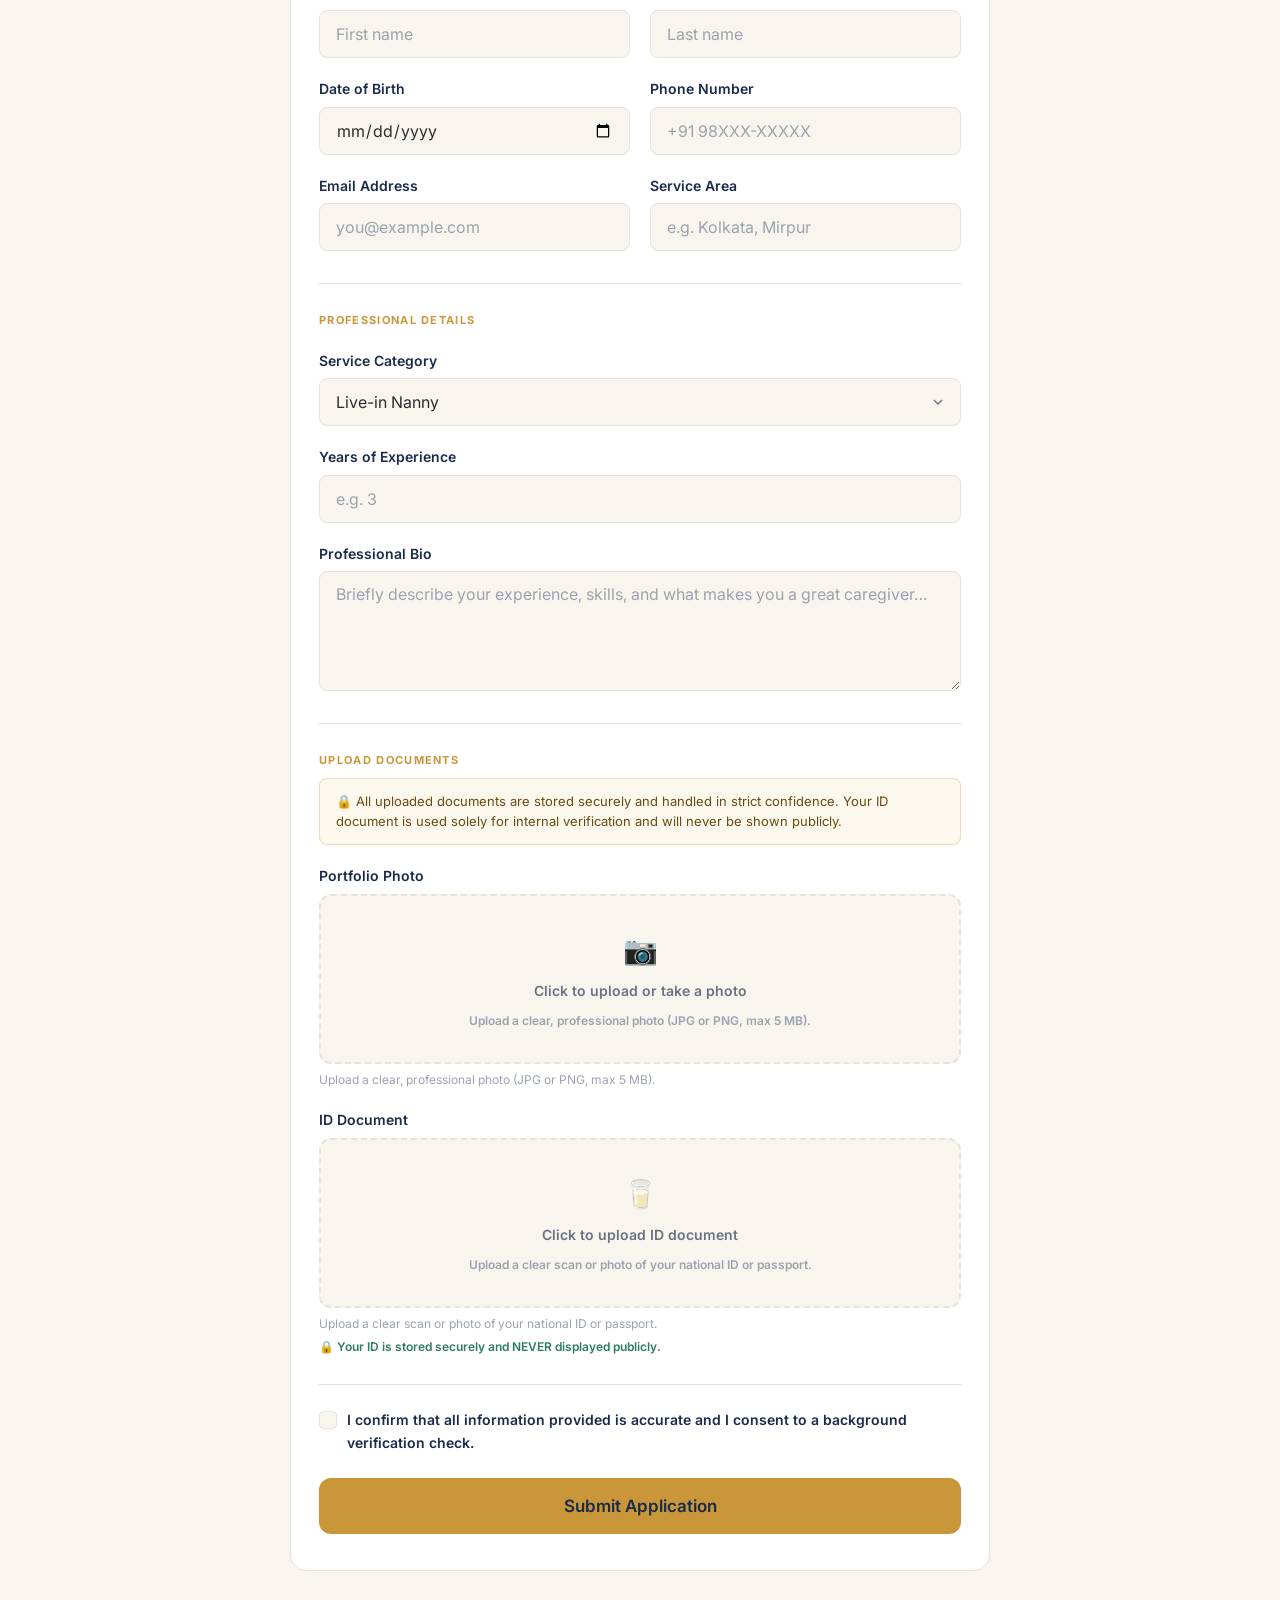
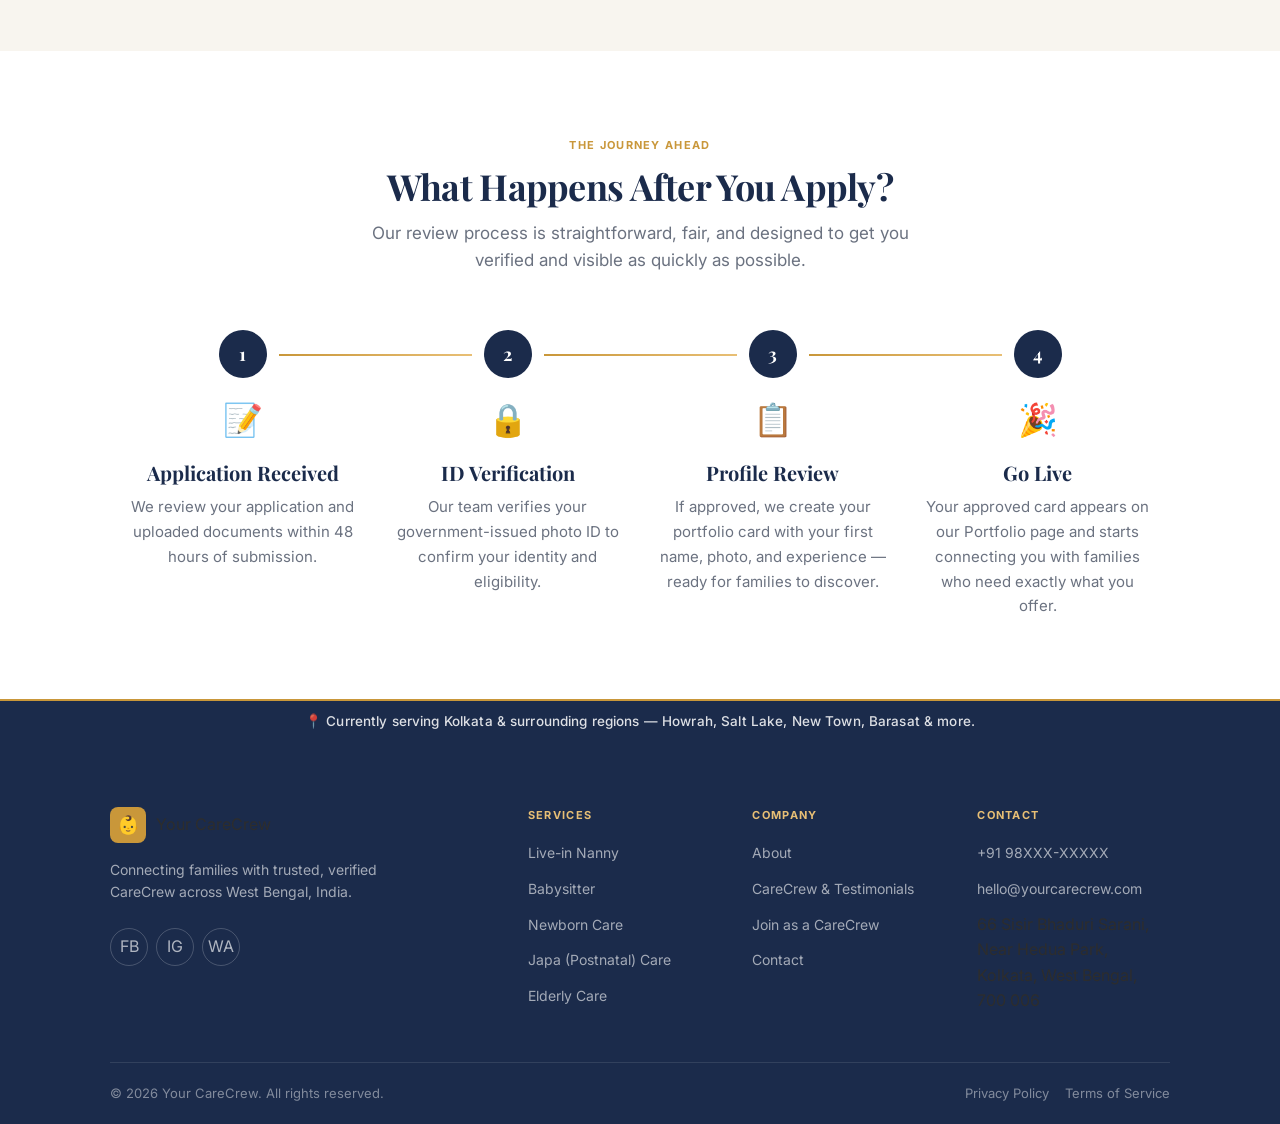
<file: join.html>
<!DOCTYPE html>
<html lang="en">
<head>
  <meta charset="UTF-8">
  <meta name="viewport" content="width=device-width, initial-scale=1.0">
  <title>Join as a CareCrewfessional | Your CareCrew — Apply Today</title>
  <meta name="description" content="Are you an experienced nanny, babysitter, nurse or care professional? Apply to join Your CareCrew's verified network and connect with families who need you.">

  <!-- Open Graph -->
  <meta property="og:title" content="Join as a CareCrewfessional | Your CareCrew — Apply Today">
  <meta property="og:description" content="Are you an experienced nanny, babysitter, nurse or care professional? Apply to join Your CareCrew's verified network and connect with families who need you.">
  <meta property="og:type" content="website">
  <meta property="og:url" content="https://www.yourcarecrew.com/join.html">
  <meta property="og:image" content="https://www.yourcarecrew.com/images/og-join.jpg">

  <!-- Twitter Card -->
  <meta name="twitter:card" content="summary_large_image">
  <meta name="twitter:title" content="Join as a CareCrewfessional | Your CareCrew — Apply Today">
  <meta name="twitter:description" content="Are you an experienced nanny, babysitter, nurse or care professional? Apply to join Your CareCrew's verified network and connect with families who need you.">
  <meta name="twitter:image" content="https://www.yourcarecrew.com/images/og-join.jpg">

  <link rel="canonical" href="https://www.yourcarecrew.com/join.html">

  <!-- Fonts -->
  <link rel="preconnect" href="https://fonts.googleapis.com">
  <link rel="preconnect" href="https://fonts.gstatic.com" crossorigin>
  <link href="https://fonts.googleapis.com/css2?family=Playfair+Display:wght@600;700&family=Inter:wght@300;400;500;600&family=Hind+Siliguri:wght@400;500;600&display=swap" rel="stylesheet">
  <link rel="stylesheet" href="css/style.css">
</head>
<body>

  <!-- ============================================================
       HEADER & NAV
  ============================================================ -->
  <header class="site-header" id="site-header">
    <div class="container">
      <nav class="nav-container">
        <a href="index.html" class="nav-logo">
          <div class="nav-logo-icon">👶</div>
          <span class="nav-logo-text" data-i18n="brand_name">Your CareCrew</span>
        </a>
        <ul class="nav-links" id="nav-links">
          <li><a href="index.html" data-i18n="nav_home">Home</a></li>
          <li><a href="portfolio.html" data-i18n="nav_portfolio">Portfolio</a></li>
          <li><a href="for-clients.html" data-i18n="nav_clients">For Clients</a></li>
          <li><a href="about.html" data-i18n="nav_about">About Us</a></li>
          <li><a href="contact.html" data-i18n="nav_contact">Contact</a></li>
        </ul>
        <div class="nav-actions">
          <button class="lang-toggle" id="lang-toggle" aria-label="Switch language">
            <span class="lang-toggle-text">বাংলা</span>
          </button>
          <a href="join.html" class="btn btn-primary btn-sm" data-i18n="nav_join">Join as a CareCrew</a>
          <button class="nav-hamburger" id="nav-hamburger" aria-label="Toggle navigation menu" aria-expanded="false">
            <span></span><span></span><span></span>
          </button>
        </div>
      </nav>
    </div>
  </header>
  <div class="mobile-nav" id="mobile-nav" role="navigation" aria-label="Mobile navigation">
    <a href="index.html" data-i18n="nav_home">Home</a>
    <a href="portfolio.html" data-i18n="nav_portfolio">Portfolio</a>
    <a href="for-clients.html" data-i18n="nav_clients">For Clients</a>
    <a href="about.html" data-i18n="nav_about">About Us</a>
    <a href="contact.html" data-i18n="nav_contact">Contact</a>
    <a href="join.html" class="btn btn-primary" data-i18n="nav_join">Join as a CareCrew</a>
    <div class="lang-section">
      <button class="lang-toggle" id="lang-toggle-mobile" aria-label="Switch language">
        <span class="lang-toggle-text">বাংলা</span> | English
      </button>
    </div>
  </div>

  <!-- ============================================================
       PAGE HERO
  ============================================================ -->
  <section class="page-hero">
    <div class="container">
      <div class="section-label" data-i18n="label_for_professionals">For Professionals</div>
      <h1 data-i18n="join_title">Join as a Care Professional</h1>
      <p data-i18n="join_sub">Become part of our trusted network and connect with families who need your skills and experience.</p>
      <div style="display:flex;flex-wrap:wrap;gap:10px;justify-content:center;margin-top:24px;">
        <span style="display:inline-flex;align-items:center;gap:6px;padding:8px 18px;background:rgba(255,255,255,0.1);border:1px solid rgba(255,255,255,0.25);border-radius:50px;font-size:14px;font-weight:600;color:rgba(255,255,255,0.9);" data-i18n="join_pill1">&#9989; Get Verified</span>
        <span style="display:inline-flex;align-items:center;gap:6px;padding:8px 18px;background:rgba(255,255,255,0.1);border:1px solid rgba(255,255,255,0.25);border-radius:50px;font-size:14px;font-weight:600;color:rgba(255,255,255,0.9);" data-i18n="join_pill2">&#128188; Build Your Portfolio</span>
        <span style="display:inline-flex;align-items:center;gap:6px;padding:8px 18px;background:rgba(255,255,255,0.1);border:1px solid rgba(255,255,255,0.25);border-radius:50px;font-size:14px;font-weight:600;color:rgba(255,255,255,0.9);" data-i18n="join_pill3">&#127968; Connect with Families</span>
      </div>
    </div>
  </section>

  <!-- ============================================================
       BENEFITS
  ============================================================ -->
  <section class="section" style="background-color:var(--white);">
    <div class="container">
      <div class="text-center" style="max-width:600px;margin-inline:auto;">
        <div class="section-label" data-i18n="label_your_benefits">Your Benefits</div>
        <h2 class="section-title" data-i18n="join_why_title">Why Join Your CareCrew?</h2>
        <p class="section-sub" data-i18n="join_why_sub">We give care professionals the tools, visibility, and support to build a successful, rewarding career.</p>
      </div>

      <div class="values-grid" style="margin-top:48px;">

        <div class="value-card fade-in delay-1">
          <div style="font-size:32px;margin-bottom:14px;" aria-hidden="true">&#127775;</div>
          <h4 data-i18n="join_benefit1_title">Build Your Reputation</h4>
          <p data-i18n="join_benefit1_desc">Your approved portfolio card is seen by hundreds of families actively seeking care professionals. A strong profile means more opportunities and better placements.</p>
        </div>

        <div class="value-card fade-in delay-2">
          <div style="font-size:32px;margin-bottom:14px;" aria-hidden="true">&#128176;</div>
          <h4 data-i18n="join_benefit2_title">Steady Income</h4>
          <p data-i18n="join_benefit2_desc">We connect you with families who need reliable, long-term care arrangements — giving you consistent, meaningful work rather than one-off gigs.</p>
        </div>

        <div class="value-card fade-in delay-3">
          <div style="font-size:32px;margin-bottom:14px;" aria-hidden="true">&#128737;</div>
          <h4 data-i18n="join_benefit3_title">We Protect You</h4>
          <p data-i18n="join_benefit3_desc">All client families are verified too. We ensure safe, professional working arrangements for everyone — not just families. Your wellbeing matters to us.</p>
        </div>

      </div>
    </div>
  </section>

  <!-- ============================================================
       APPLICATION FORM
  ============================================================ -->
  <section class="section" style="background-color:var(--cream);">
    <div class="container">
      <div class="text-center" style="max-width:640px;margin-inline:auto;margin-bottom:40px;">
        <div class="section-label" data-i18n="label_apply_now">Apply Now</div>
        <h2 class="section-title" data-i18n="join_form_title">Professional Application</h2>
        <p class="section-sub">All information is kept strictly private. Your photo ID is used only for internal verification and is <strong>never</strong> displayed publicly.</p>
      </div>

      <div class="form-wrapper" style="max-width:700px;margin-inline:auto;">
        <form class="join-form" action="https://formspree.io/f/mjglnebz" method="POST" enctype="multipart/form-data">

          <input type="hidden" name="_subject" value="New Professional Application — Your CareCrew">

          <!-- Personal Details -->
          <div style="margin-bottom:8px;">
            <p style="font-size:11px;font-weight:700;letter-spacing:0.12em;text-transform:uppercase;color:var(--gold);margin-bottom:20px;" data-i18n="join_section_personal">Personal Details</p>
          </div>

          <div class="form-row">
            <div class="form-group" style="margin-bottom:0;">
              <label for="firstname" data-i18n="join_firstname">First Name <span class="required" aria-hidden="true">*</span></label>
              <input class="form-input" type="text" id="firstname" name="firstname" placeholder="First name" required>
            </div>
            <div class="form-group" style="margin-bottom:0;">
              <label for="lastname" data-i18n="join_lastname">Last Name <span class="required" aria-hidden="true">*</span></label>
              <input class="form-input" type="text" id="lastname" name="lastname" placeholder="Last name" required>
            </div>
          </div>

          <div class="form-row">
            <div class="form-group" style="margin-bottom:0;">
              <label for="dob" data-i18n="join_dob">Date of Birth <span class="required" aria-hidden="true">*</span></label>
              <input class="form-input" type="date" id="dob" name="dob" required>
            </div>
            <div class="form-group" style="margin-bottom:0;">
              <label for="join-phone" data-i18n="join_phone">Phone Number <span class="required" aria-hidden="true">*</span></label>
              <input class="form-input" type="tel" id="join-phone" name="phone" placeholder="+91 98XXX-XXXXX" required>
            </div>
          </div>

          <div class="form-row">
            <div class="form-group" style="margin-bottom:0;">
              <label for="join-email" data-i18n="join_email">Email Address <span class="required" aria-hidden="true">*</span></label>
              <input class="form-input" type="email" id="join-email" name="email" placeholder="you@example.com" required>
            </div>
            <div class="form-group" style="margin-bottom:0;">
              <label for="join-location" data-i18n="join_location">Location / City <span class="required" aria-hidden="true">*</span></label>
              <input class="form-input" type="text" id="join-location" name="location" placeholder="e.g. Kolkata, Mirpur" required>
            </div>
          </div>

          <!-- Professional Details -->
          <div style="margin-top:32px;padding-top:28px;border-top:1px solid var(--border);margin-bottom:20px;">
            <p style="font-size:11px;font-weight:700;letter-spacing:0.12em;text-transform:uppercase;color:var(--gold);" data-i18n="join_section_professional">Professional Details</p>
          </div>

          <div class="form-group">
            <label for="join-service" data-i18n="join_service">Service Category</label>
            <select class="form-input" id="join-service" name="service">
              <option value="live-in-nanny" selected data-i18n="svc_nanny">Live-in Nanny</option>
              <option value="babysitter" data-i18n="svc_babysitter">Babysitter</option>
              <option value="newborn-care" data-i18n="svc_babycare">Newborn Care</option>
              <option value="japa-care" data-i18n="svc_japa">Japa (Postnatal) Care</option>
              <option value="female-caregiver" data-i18n="svc_female">Female Caregiver</option>
              <option value="male-caregiver" data-i18n="svc_male">Male Caregiver</option>
              <option value="home-nurse" data-i18n="svc_nurse">Home Nurse</option>
              <option value="elderly-care" data-i18n="svc_elder">Elderly Care</option>
            </select>
          </div>

          <div class="form-group">
            <label for="experience" data-i18n="join_experience">Years of Experience <span class="required" aria-hidden="true">*</span></label>
            <input class="form-input" type="number" id="experience" name="experience" min="0" max="50" placeholder="e.g. 3" required>
          </div>

          <div class="form-group">
            <label for="bio" data-i18n="join_bio">Professional Bio <span style="font-weight:400;color:var(--grey-light);" data-i18n="join_bio_optional">(optional, max 300 characters)</span></label>
            <textarea class="form-input" id="bio" name="bio" rows="3" maxlength="300" placeholder="Briefly describe your experience, skills, and what makes you a great caregiver…"></textarea>
          </div>

          <!-- Document Uploads -->
          <div style="margin-top:32px;padding-top:28px;border-top:1px solid var(--border);margin-bottom:20px;">
            <p style="font-size:11px;font-weight:700;letter-spacing:0.12em;text-transform:uppercase;color:var(--gold);margin-bottom:8px;" data-i18n="join_section_upload">Upload Documents</p>
            <div style="background:var(--gold-pale);border:1px solid rgba(201,151,58,0.3);border-radius:var(--radius-sm);padding:12px 16px;font-size:13px;color:#6b4a10;">
              <span data-i18n="join_id_secure_long">&#128274; All uploaded documents are stored securely and handled in strict confidence. Your ID document is used solely for internal verification and will never be shown publicly.</span>
            </div>
          </div>

          <!-- Portfolio Photo -->
          <div class="form-group">
            <label data-i18n="join_portfolio_photo">Portfolio Photo <span class="required" aria-hidden="true">*</span></label>
            <div class="file-upload-wrapper">
              <input class="file-upload-input" type="file" id="portfolio_photo" name="portfolio_photo" accept="image/*" required aria-describedby="portfolio-photo-note">
              <label class="file-upload-label" for="portfolio_photo">
                <span style="font-size:28px;" aria-hidden="true">&#128247;</span>
                <span data-i18n="join_portfolio_click">Click to upload or take a photo</span>
                <small data-i18n="join_portfolio_note">Upload a clear, professional photo (JPG or PNG, max 5 MB).</small>
              </label>
            </div>
            <p id="portfolio-photo-note" style="font-size:12px;color:var(--grey-light);margin-top:6px;" data-i18n="join_portfolio_note">Upload a clear, professional photo (JPG or PNG, max 5 MB).</p>
          </div>

          <!-- Photo ID -->
          <div class="form-group">
            <label data-i18n="join_id_photo">Photo ID <span class="required" aria-hidden="true">*</span></label>
            <div class="file-upload-wrapper">
              <input class="file-upload-input" type="file" id="photo_id" name="photo_id" accept="image/*,.pdf" required aria-describedby="photo-id-note">
              <label class="file-upload-label" for="photo_id">
                <span style="font-size:28px;" aria-hidden="true">&#129371;</span>
                <span data-i18n="join_id_click">Click to upload ID document</span>
                <small data-i18n="join_id_note">Upload a clear scan or photo of your national ID or passport.</small>
              </label>
            </div>
            <p id="photo-id-note" style="font-size:12px;color:var(--grey-light);margin-top:6px;" data-i18n="join_id_note">Upload a clear scan or photo of your national ID or passport.</p>
            <p style="font-size:12px;color:var(--green);margin-top:4px;font-weight:600;" data-i18n="join_id_secure">&#128274; Your ID is stored securely and NEVER displayed publicly.</p>
          </div>

          <!-- Consent -->
          <div class="form-group" style="margin-top:28px;padding-top:24px;border-top:1px solid var(--border);">
            <label class="form-checkbox">
              <input type="checkbox" required>
              <span data-i18n="join_consent">I confirm that all information provided is accurate and I consent to a background verification check.</span>
            </label>
          </div>

          <!-- Submit -->
          <div class="form-submit-row" style="margin-top:24px;">
            <button type="submit" class="btn btn-primary btn-lg" style="width:100%;" data-loading-text="Submitting…" data-i18n="join_submit">Submit Application</button>
          </div>

          <div class="form-success-msg" role="alert" style="display:none;">
            <span aria-hidden="true">&#10003;</span>
            <span data-i18n="join_success_msg">Thank you for applying! Our team will review your application within 48 hours and be in touch.</span>
          </div>

          <div class="form-error-msg" role="alert" style="display:none;">
            <span aria-hidden="true">&#9888;</span>
            <span class="error-text" data-i18n="form_error_generic">Something went wrong. Please try again.</span>
          </div>

        </form>
      </div>
    </div>
  </section>

  <!-- ============================================================
       WHAT HAPPENS NEXT
  ============================================================ -->
  <section class="section" style="background-color:var(--white);">
    <div class="container">
      <div class="text-center" style="max-width:600px;margin-inline:auto;">
        <div class="section-label" data-i18n="label_journey_ahead">The Journey Ahead</div>
        <h2 class="section-title" data-i18n="join_after_title">What Happens After You Apply?</h2>
        <p class="section-sub" data-i18n="join_after_sub">Our review process is straightforward, fair, and designed to get you verified and visible as quickly as possible.</p>
      </div>

      <div class="hiw-steps" style="margin-top:56px;">

        <div class="hiw-step fade-in delay-1">
          <div class="step-num">1</div>
          <div>
            <div style="font-size:32px;margin-bottom:12px;" aria-hidden="true">&#128221;</div>
            <h3 class="step-title" data-i18n="join_after1_title">Application Received</h3>
            <p class="step-desc" data-i18n="join_after1_desc">We review your application and uploaded documents within 48 hours of submission.</p>
          </div>
        </div>

        <div class="hiw-step fade-in delay-2">
          <div class="step-num">2</div>
          <div>
            <div style="font-size:32px;margin-bottom:12px;" aria-hidden="true">&#128274;</div>
            <h3 class="step-title" data-i18n="join_after2_title">ID Verification</h3>
            <p class="step-desc" data-i18n="join_after2_desc">Our team verifies your government-issued photo ID to confirm your identity and eligibility.</p>
          </div>
        </div>

        <div class="hiw-step fade-in delay-3">
          <div class="step-num">3</div>
          <div>
            <div style="font-size:32px;margin-bottom:12px;" aria-hidden="true">&#128203;</div>
            <h3 class="step-title" data-i18n="join_after3_title">Profile Review</h3>
            <p class="step-desc" data-i18n="join_after3_desc">If approved, we create your portfolio card with your first name, photo, and experience — ready for families to discover.</p>
          </div>
        </div>

        <div class="hiw-step fade-in delay-4">
          <div class="step-num">4</div>
          <div>
            <div style="font-size:32px;margin-bottom:12px;" aria-hidden="true">&#127881;</div>
            <h3 class="step-title" data-i18n="join_after4_title">Go Live</h3>
            <p class="step-desc" data-i18n="join_after4_desc">Your approved card appears on our Portfolio page and starts connecting you with families who need exactly what you offer.</p>
          </div>
        </div>

      </div>
    </div>
  </section>

  <!-- ============================================================
       FOOTER
  ============================================================ -->
  <!-- ═══ SERVICE AREA BANNER ═══ -->
<div class="service-banner" role="note">
  <span data-i18n="banner_service_area">📍 Currently serving Kolkata &amp; surrounding regions — Howrah, Salt Lake, New Town, Barasat &amp; more.</span>
</div>
<footer class="site-footer">
    <div class="container">
      <div class="footer-grid">
        <div class="footer-brand">
          <a href="index.html" class="footer-logo">
            <div class="footer-logo-icon">👶</div>
            <span data-i18n="brand_name">Your CareCrew</span>
          </a>
          <p class="footer-tagline" data-i18n="footer_tagline">Your trusted nanny &amp; care service, connecting families with verified professionals.</p>
          <div class="footer-social">
            <a href="#" class="social-link" aria-label="Facebook">FB</a>
            <a href="#" class="social-link" aria-label="Instagram">IG</a>
            <a href="#" class="social-link" aria-label="WhatsApp">WA</a>
          </div>
        </div>
        <div class="footer-col">
          <h4 data-i18n="footer_services_title">Services</h4>
          <ul>
            <li><a href="for-clients.html" data-i18n="svc_nanny">Nanny Service</a></li>
            <li><a href="for-clients.html" data-i18n="svc_babysitter">Baby Sitter Service</a></li>
            <li><a href="for-clients.html" data-i18n="svc_babycare">Baby Care</a></li>
            <li><a href="for-clients.html" data-i18n="svc_japa">Japa Maid</a></li>
            <li><a href="for-clients.html" data-i18n="svc_elder">Elder Care</a></li>
          </ul>
        </div>
        <div class="footer-col">
          <h4 data-i18n="footer_company_title">Company</h4>
          <ul>
            <li><a href="about.html" data-i18n="nav_about">About Us</a></li>
            <li><a href="portfolio.html" data-i18n="nav_portfolio">Portfolio</a></li>
            <li><a href="join.html" data-i18n="nav_join">Join as a CareCrew</a></li>
            <li><a href="contact.html" data-i18n="nav_contact">Contact</a></li>
          </ul>
        </div>
        <div class="footer-col">
          <h4 data-i18n="footer_contact_title">Contact Us</h4>
          <ul>
            <li><a href="tel:+919XXXXXXXXX" data-i18n="contact_phone">+91 98XXX-XXXXX</a></li>
            <li><a href="mailto:hello@yourcarecrew.com" data-i18n="contact_email">hello@yourcarecrew.com</a></li>
            <li><span data-i18n="contact_address">66 Sisir Bhaduri Sarani, Near Hedua Park, Kolkata, West Bengal, 700 006</span></li>
          </ul>
        </div>
      </div>
      <div class="footer-bottom">
        <p class="footer-copyright" data-i18n="footer_copyright">© 2026 Your CareCrew. All rights reserved.</p>
        <div class="footer-legal">
          <a href="#" data-i18n="footer_privacy">Privacy Policy</a>
          <a href="#" data-i18n="footer_terms">Terms of Service</a>
        </div>
      </div>
    </div>
  </footer>

  <script src="js/translations.js"></script>
  <script src="js/main.js"></script>
</body>
</html>
</file>
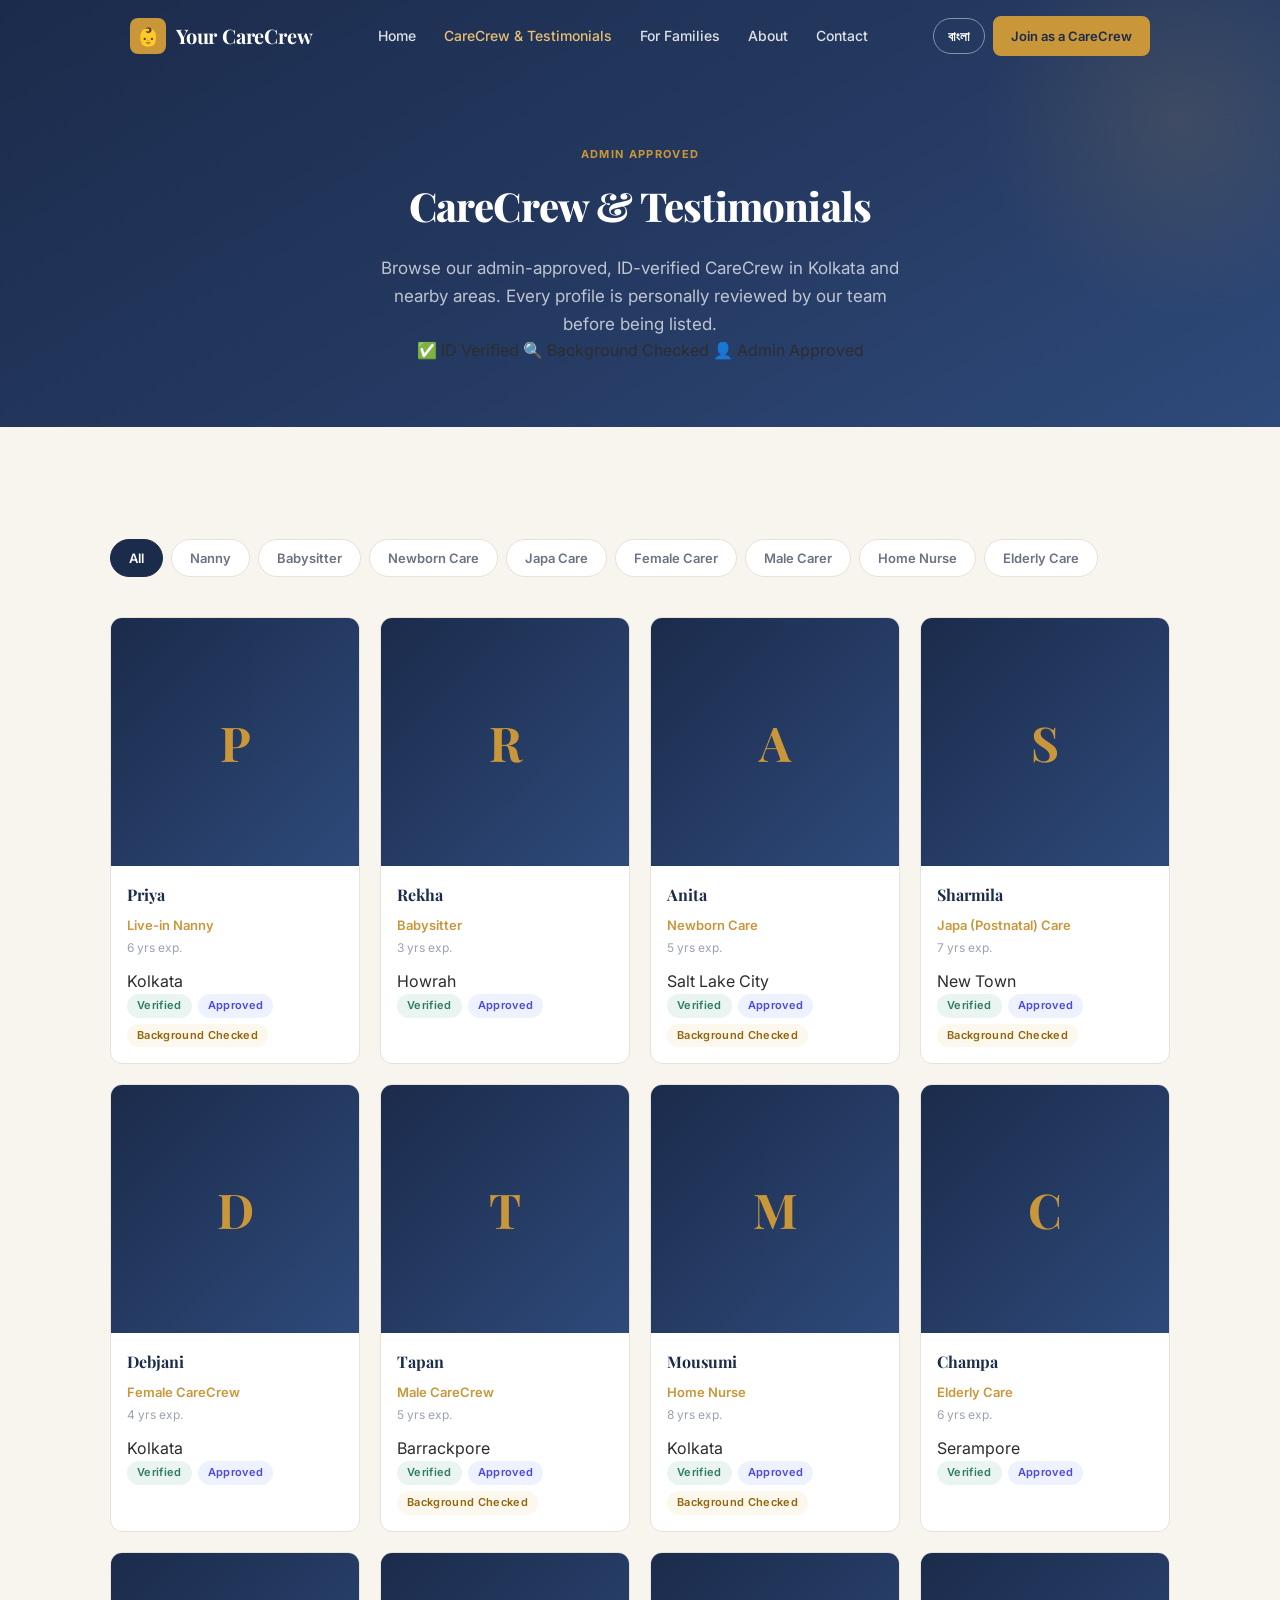
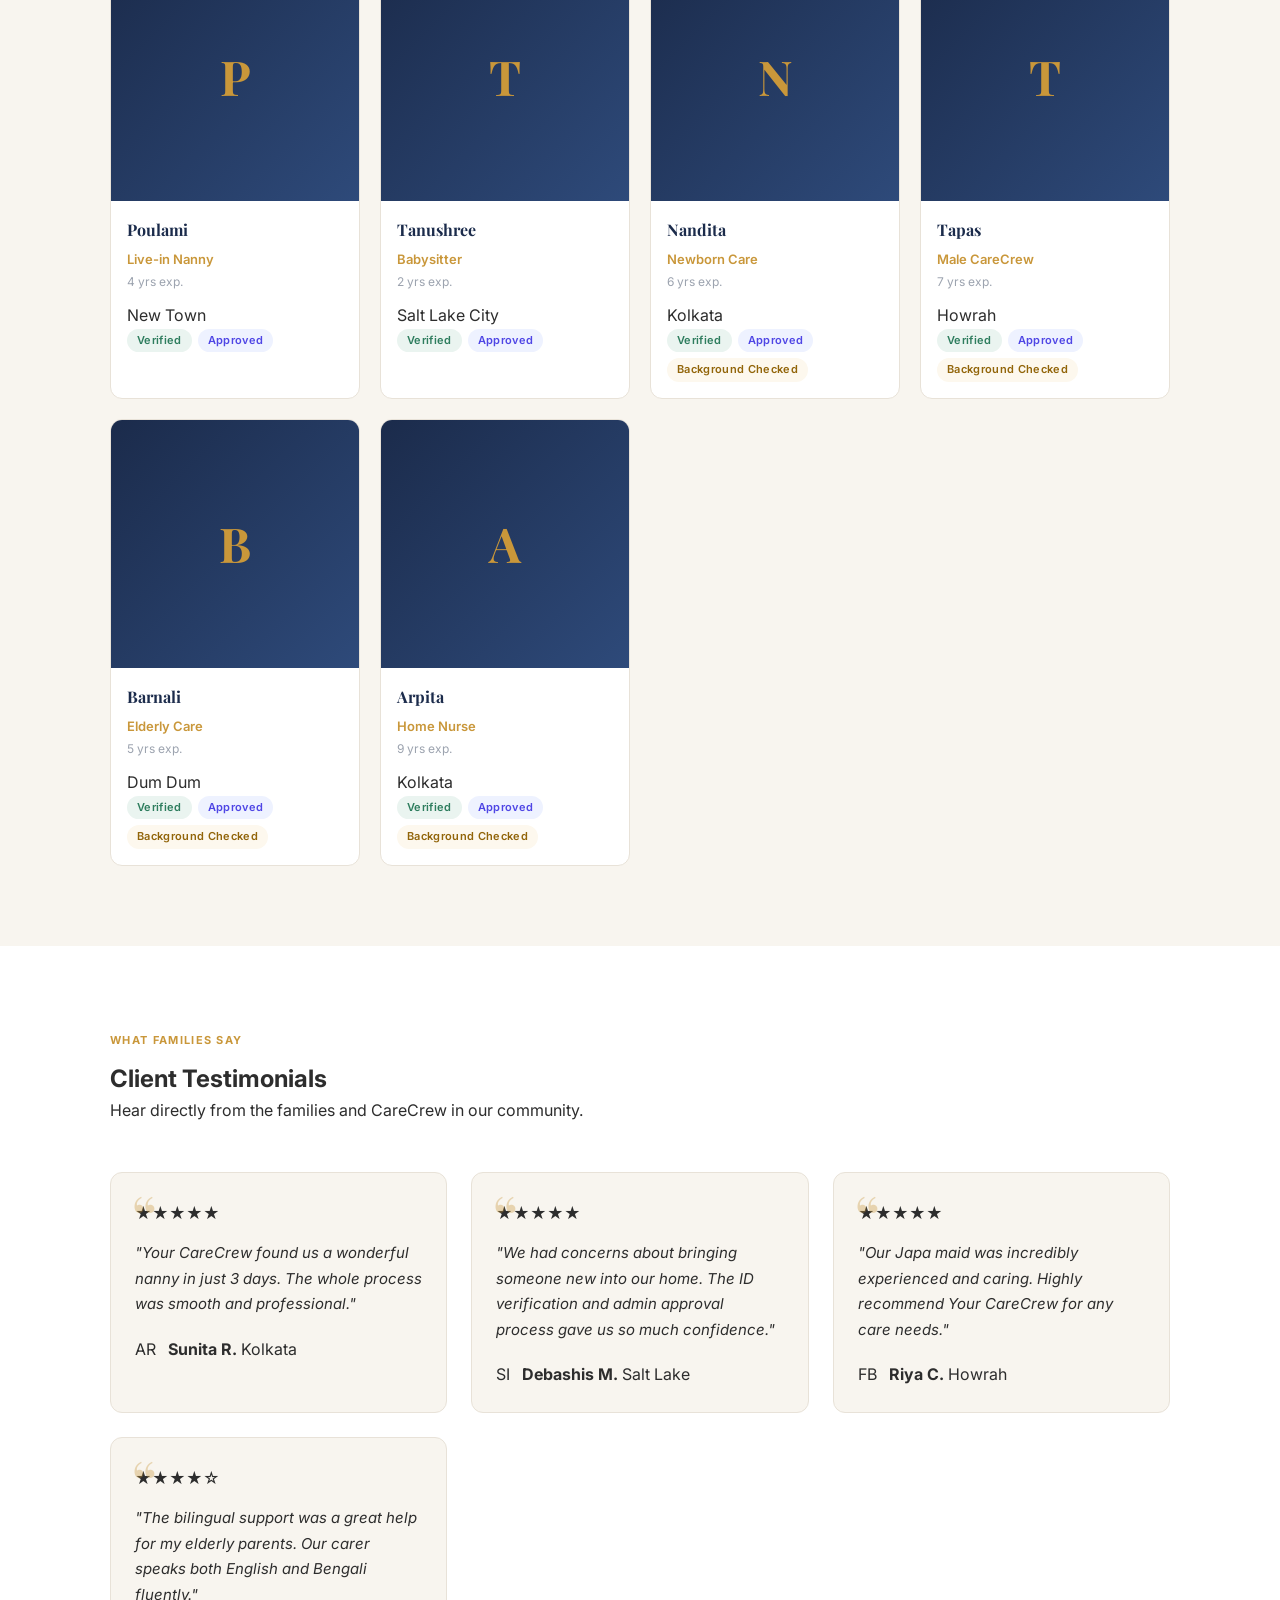
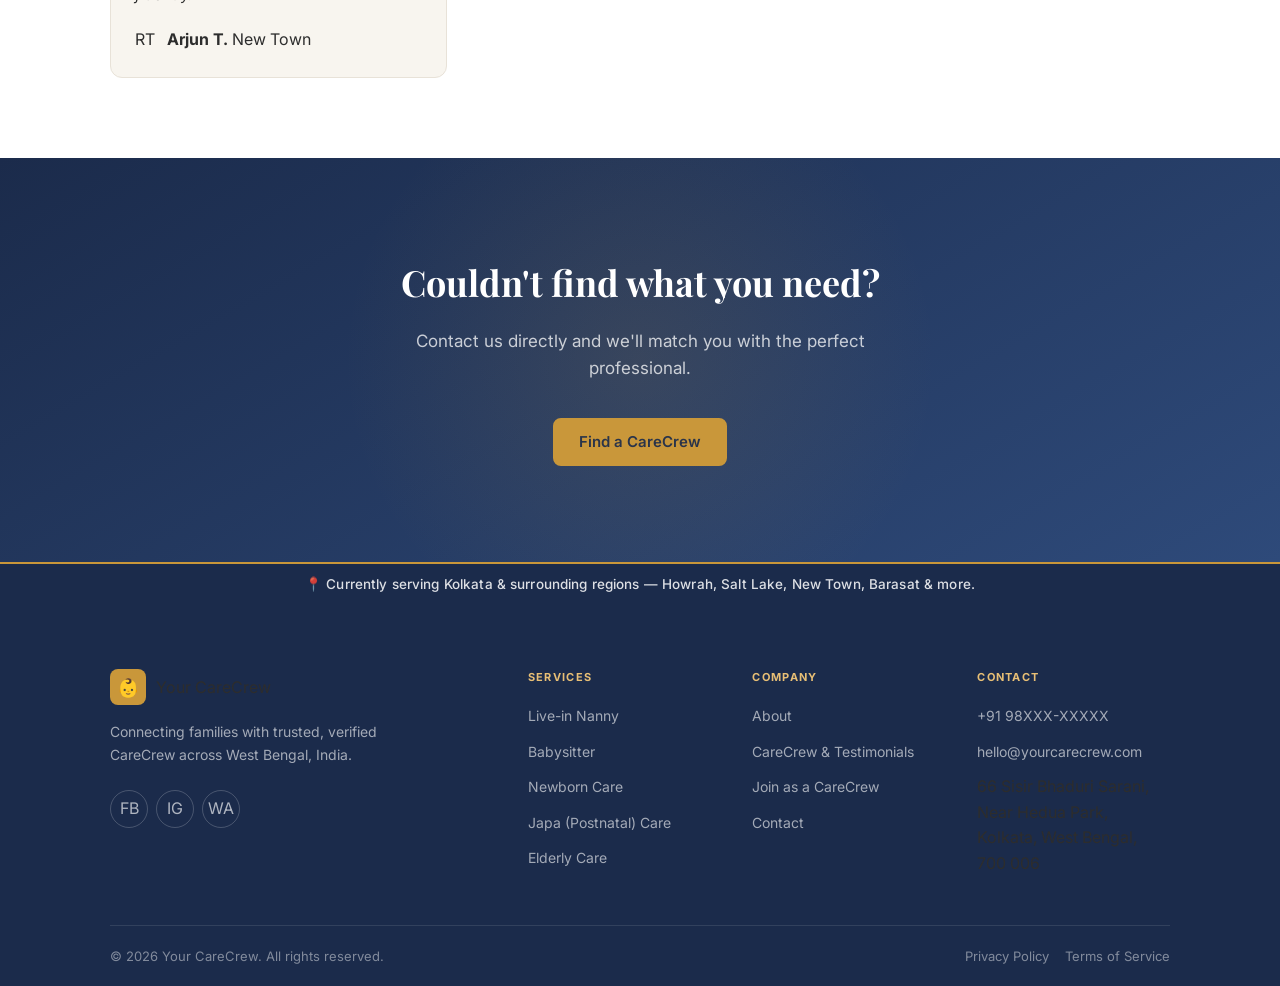
<file: portfolio.html>
<!DOCTYPE html>
<html lang="en">
<head>
  <meta charset="UTF-8" />
  <meta name="viewport" content="width=device-width, initial-scale=1.0" />

  <!-- Primary Meta -->
  <title>CareCrew &amp; Testimonials | Your CareCrew — Verified Nannies &amp; Care Providers in Kolkata</title>
  <meta name="description" content="Browse our admin-approved, ID-verified nannies, babysitters and care professionals in Kolkata and nearby areas. Read real testimonials from families across West Bengal." />

  <!-- Canonical -->
  <link rel="canonical" href="https://www.yourcarecrew.com/portfolio.html" />

  <!-- Open Graph -->
  <meta property="og:type" content="website" />
  <meta property="og:url" content="https://www.yourcarecrew.com/portfolio.html" />
  <meta property="og:title" content="CareCrew &amp; Testimonials | Your CareCrew — Verified Care Professionals in Kolkata" />
  <meta property="og:description" content="Browse our admin-approved, ID-verified nannies, babysitters and care professionals in Kolkata and nearby areas. Read real testimonials from families across West Bengal." />
  <meta property="og:image" content="https://www.yourcarecrew.com/assets/og-portfolio.jpg" />
  <meta property="og:site_name" content="Your CareCrew" />
  <meta property="og:locale" content="en_US" />

  <!-- Twitter Card -->
  <meta name="twitter:card" content="summary_large_image" />
  <meta name="twitter:title" content="CareCrew &amp; Testimonials | Your CareCrew — Verified Care Professionals in Kolkata" />
  <meta name="twitter:description" content="Browse our admin-approved, ID-verified nannies, babysitters and care professionals in Kolkata and nearby areas. Read real testimonials from families across West Bengal." />
  <meta name="twitter:image" content="https://www.yourcarecrew.com/assets/og-portfolio.jpg" />

  <!-- JSON-LD: ItemList -->
  <script type="application/ld+json">
  {
    "@context": "https://schema.org",
    "@type": "ItemList",
    "name": "Your CareCrew Verified CareCrew",
    "description": "Admin-approved, ID-verified CareCrew listed on Your CareCrew.",
    "url": "https://www.yourcarecrew.com/portfolio.html",
    "numberOfItems": "20+",
    "itemListElement": [
      {
        "@type": "ListItem",
        "position": 1,
        "name": "Verified Nanny Professionals",
        "url": "https://www.yourcarecrew.com/portfolio.html?filter=nanny"
      },
      {
        "@type": "ListItem",
        "position": 2,
        "name": "Verified Babysitter Professionals",
        "url": "https://www.yourcarecrew.com/portfolio.html?filter=babysitter"
      },
      {
        "@type": "ListItem",
        "position": 3,
        "name": "Verified Elder Care Professionals",
        "url": "https://www.yourcarecrew.com/portfolio.html?filter=elder"
      }
    ]
  }
  </script>

  <!-- Fonts -->
  <link rel="preconnect" href="https://fonts.googleapis.com" />
  <link rel="preconnect" href="https://fonts.gstatic.com" crossorigin />
  <link href="https://fonts.googleapis.com/css2?family=Playfair+Display:wght@600;700&family=Inter:wght@300;400;500;600&family=Hind+Siliguri:wght@400;500;600&display=swap" rel="stylesheet" />

  <!-- Stylesheet -->
  <link rel="stylesheet" href="css/style.css" />
</head>
<body>

<!-- ══════════════════════════════════════════════════
     SHARED NAV
══════════════════════════════════════════════════ -->
<header class="site-header" id="site-header">
  <div class="container">
    <nav class="nav-container">
      <a href="index.html" class="nav-logo">
        <div class="nav-logo-icon">👶</div>
        <span class="nav-logo-text" data-i18n="brand_name">Your CareCrew</span>
      </a>
      <ul class="nav-links" id="nav-links">
        <li><a href="index.html" data-i18n="nav_home">Home</a></li>
        <li><a href="portfolio.html" data-i18n="nav_portfolio">Portfolio</a></li>
        <li><a href="for-clients.html" data-i18n="nav_clients">For Clients</a></li>
        <li><a href="about.html" data-i18n="nav_about">About Us</a></li>
        <li><a href="contact.html" data-i18n="nav_contact">Contact</a></li>
      </ul>
      <div class="nav-actions">
        <button class="lang-toggle" id="lang-toggle" aria-label="Switch language">
          <span class="lang-toggle-text">বাংলা</span>
        </button>
        <a href="join.html" class="btn btn-primary btn-sm" data-i18n="nav_join">Join as a CareCrew</a>
        <button class="nav-hamburger" id="nav-hamburger" aria-label="Toggle navigation menu" aria-expanded="false">
          <span></span><span></span><span></span>
        </button>
      </div>
    </nav>
  </div>
</header>
<div class="mobile-nav" id="mobile-nav" role="navigation" aria-label="Mobile navigation">
  <a href="index.html" data-i18n="nav_home">Home</a>
  <a href="portfolio.html" data-i18n="nav_portfolio">Portfolio</a>
  <a href="for-clients.html" data-i18n="nav_clients">For Clients</a>
  <a href="about.html" data-i18n="nav_about">About Us</a>
  <a href="contact.html" data-i18n="nav_contact">Contact</a>
  <a href="join.html" class="btn btn-primary" data-i18n="nav_join">Join as a CareCrew</a>
  <div class="lang-section">
    <button class="lang-toggle" id="lang-toggle-mobile" aria-label="Switch language">
      <span class="lang-toggle-text">বাংলা</span> | English
    </button>
  </div>
</div>

<!-- ══════════════════════════════════════════════════
     PAGE HERO
══════════════════════════════════════════════════ -->
<section class="page-hero">
  <div class="container">
    <div class="page-hero-inner">
      <span class="section-label" data-i18n="label_admin_approved">Admin Approved</span>
      <h1 data-i18n="port_title">CareCrew &amp; Testimonials</h1>
      <p data-i18n="port_sub">Browse our admin-approved, ID-verified caregivers in Kolkata and nearby areas. Every profile is personally reviewed by our team before being listed.</p>
      <div class="trust-badges">
        <span class="trust-badge" data-i18n="trust_pill_verified">✅ ID Verified</span>
        <span class="trust-badge" data-i18n="trust_pill_checked">🔍 Background Checked</span>
        <span class="trust-badge" data-i18n="label_admin_approved">👤 Admin Approved</span>
      </div>
    </div>
  </div>
</section>

<!-- ══════════════════════════════════════════════════
     PORTFOLIO SECTION
══════════════════════════════════════════════════ -->
<section class="section portfolio-section">
  <div class="container">

    <!-- Filter Tabs -->
    <div class="portfolio-filters" role="tablist" aria-label="Filter professionals by category">
      <button class="filter-btn active" data-filter="all" role="tab" aria-selected="true" data-i18n="port_filter_all">All</button>
      <button class="filter-btn" data-filter="nanny" role="tab" aria-selected="false" data-i18n="port_filter_nanny">Nanny</button>
      <button class="filter-btn" data-filter="babysitter" role="tab" aria-selected="false" data-i18n="port_filter_babysitter">Baby Sitter</button>
      <button class="filter-btn" data-filter="babycare" role="tab" aria-selected="false" data-i18n="port_filter_babycare">Baby Care</button>
      <button class="filter-btn" data-filter="japa" role="tab" aria-selected="false" data-i18n="port_filter_japa">Japa Maid</button>
      <button class="filter-btn" data-filter="female" role="tab" aria-selected="false" data-i18n="port_filter_female">Female Attendant</button>
      <button class="filter-btn" data-filter="male" role="tab" aria-selected="false" data-i18n="port_filter_male">Male Attendant</button>
      <button class="filter-btn" data-filter="nurse" role="tab" aria-selected="false" data-i18n="port_filter_nurse">Nurse</button>
      <button class="filter-btn" data-filter="elder" role="tab" aria-selected="false" data-i18n="port_filter_elder">Elder Care</button>
    </div>

    <!-- Portfolio Grid (populated by portfolio.js) -->
    <div class="portfolio-grid" id="portfolio-grid"></div>

    <!-- Loading State -->
    <div class="portfolio-loading" id="portfolio-loading" style="text-align:center;padding:60px 0;color:var(--grey)">
      Loading professionals...
    </div>

  </div>
</section>

<!-- ══════════════════════════════════════════════════
     TESTIMONIALS SECTION
══════════════════════════════════════════════════ -->
<section class="testimonials-section section">
  <div class="container">
    <span class="section-label" data-i18n="label_what_families_say">What Families Say</span>
    <h2 data-i18n="test_title">Trusted by Families Across West Bengal, India</h2>
    <p data-i18n="test_sub">Real stories from real families who found their perfect care professional through Your CareCrew.</p>

    <div class="testimonials-grid">

      <article class="testimonial-card">
        <div class="testimonial-stars" aria-label="5 out of 5 stars">★★★★★</div>
        <blockquote class="testimonial-text">
          <span data-i18n="port_test1">"Your CareCrew found us a wonderful nanny in just 3 days. The whole process was smooth and professional."</span>
        </blockquote>
        <footer class="testimonial-author">
          <div class="testimonial-avatar" aria-hidden="true">AR</div>
          <div class="testimonial-meta">
            <strong data-i18n="port_test1_author">Sunita R.</strong>
            <span data-i18n="port_test1_location">Kolkata</span>
          </div>
        </footer>
      </article>

      <article class="testimonial-card">
        <div class="testimonial-stars" aria-label="5 out of 5 stars">★★★★★</div>
        <blockquote class="testimonial-text">
          <span data-i18n="port_test2">"We had concerns about bringing someone new into our home. The ID verification and admin approval process gave us so much confidence."</span>
        </blockquote>
        <footer class="testimonial-author">
          <div class="testimonial-avatar" aria-hidden="true">SI</div>
          <div class="testimonial-meta">
            <strong data-i18n="port_test2_author">Debashis M.</strong>
            <span data-i18n="port_test2_location">Salt Lake</span>
          </div>
        </footer>
      </article>

      <article class="testimonial-card">
        <div class="testimonial-stars" aria-label="5 out of 5 stars">★★★★★</div>
        <blockquote class="testimonial-text">
          <span data-i18n="port_test3">"Our Japa maid was incredibly experienced and caring. Highly recommend Your CareCrew for any care needs."</span>
        </blockquote>
        <footer class="testimonial-author">
          <div class="testimonial-avatar" aria-hidden="true">FB</div>
          <div class="testimonial-meta">
            <strong data-i18n="port_test3_author">Riya C.</strong>
            <span data-i18n="port_test3_location">Howrah</span>
          </div>
        </footer>
      </article>

      <article class="testimonial-card">
        <div class="testimonial-stars" aria-label="4 out of 5 stars">★★★★☆</div>
        <blockquote class="testimonial-text">
          <span data-i18n="port_test4">"The bilingual support was a great help for my elderly parents. Our carer speaks both English and Bengali fluently."</span>
        </blockquote>
        <footer class="testimonial-author">
          <div class="testimonial-avatar" aria-hidden="true">RT</div>
          <div class="testimonial-meta">
            <strong data-i18n="port_test4_author">Arjun T.</strong>
            <span data-i18n="port_test4_location">New Town</span>
          </div>
        </footer>
      </article>

    </div>
  </div>
</section>

<!-- ══════════════════════════════════════════════════
     CTA SECTION
══════════════════════════════════════════════════ -->
<section class="cta-section">
  <div class="container">
    <div class="cta-inner">
      <h2 data-i18n="port_cta_title">Couldn't find what you need?</h2>
      <p data-i18n="port_cta_sub">Contact us directly and we'll match you with the perfect professional.</p>
      <a href="for-clients.html" class="btn btn-primary" data-i18n="port_cta_btn">Find a CareCrew</a>
    </div>
  </div>
</section>

<!-- ══════════════════════════════════════════════════
     SHARED FOOTER
══════════════════════════════════════════════════ -->
<!-- ═══ SERVICE AREA BANNER ═══ -->
<div class="service-banner" role="note">
  <span data-i18n="banner_service_area">📍 Currently serving Kolkata &amp; surrounding regions — Howrah, Salt Lake, New Town, Barasat &amp; more.</span>
</div>
<footer class="site-footer">
  <div class="container">
    <div class="footer-grid">
      <div class="footer-brand">
        <a href="index.html" class="footer-logo">
          <div class="footer-logo-icon">👶</div>
          <span data-i18n="brand_name">Your CareCrew</span>
        </a>
        <p class="footer-tagline" data-i18n="footer_tagline">Your trusted nanny &amp; care service, connecting families with verified professionals.</p>
        <div class="footer-social">
          <a href="#" class="social-link" aria-label="Facebook">FB</a>
          <a href="#" class="social-link" aria-label="Instagram">IG</a>
          <a href="#" class="social-link" aria-label="WhatsApp">WA</a>
        </div>
      </div>
      <div class="footer-col">
        <h4 data-i18n="footer_services_title">Services</h4>
        <ul>
          <li><a href="for-clients.html" data-i18n="svc_nanny">Nanny Service</a></li>
          <li><a href="for-clients.html" data-i18n="svc_babysitter">Baby Sitter Service</a></li>
          <li><a href="for-clients.html" data-i18n="svc_babycare">Baby Care</a></li>
          <li><a href="for-clients.html" data-i18n="svc_japa">Japa Maid</a></li>
          <li><a href="for-clients.html" data-i18n="svc_elder">Elder Care</a></li>
        </ul>
      </div>
      <div class="footer-col">
        <h4 data-i18n="footer_company_title">Company</h4>
        <ul>
          <li><a href="about.html" data-i18n="nav_about">About Us</a></li>
          <li><a href="portfolio.html" data-i18n="nav_portfolio">Portfolio</a></li>
          <li><a href="join.html" data-i18n="nav_join">Join as a CareCrew</a></li>
          <li><a href="contact.html" data-i18n="nav_contact">Contact</a></li>
        </ul>
      </div>
      <div class="footer-col">
        <h4 data-i18n="footer_contact_title">Contact Us</h4>
        <ul>
          <li><a href="tel:+919XXXXXXXXX" data-i18n="contact_phone">+91 98XXX-XXXXX</a></li>
          <li><a href="mailto:hello@yourcarecrew.com" data-i18n="contact_email">hello@yourcarecrew.com</a></li>
          <li><span data-i18n="contact_address">66 Sisir Bhaduri Sarani, Near Hedua Park, Kolkata, West Bengal, 700 006</span></li>
        </ul>
      </div>
    </div>
    <div class="footer-bottom">
      <p class="footer-copyright" data-i18n="footer_copyright">© 2026 Your CareCrew. All rights reserved.</p>
      <div class="footer-legal">
        <a href="#" data-i18n="footer_privacy">Privacy Policy</a>
        <a href="#" data-i18n="footer_terms">Terms of Service</a>
      </div>
    </div>
  </div>
</footer>

<!-- Scripts -->
<script src="js/translations.js"></script>
<script src="data/providers-data.js"></script>
<script src="js/portfolio.js"></script>
<script src="js/main.js"></script>

</body>
</html>
</file>
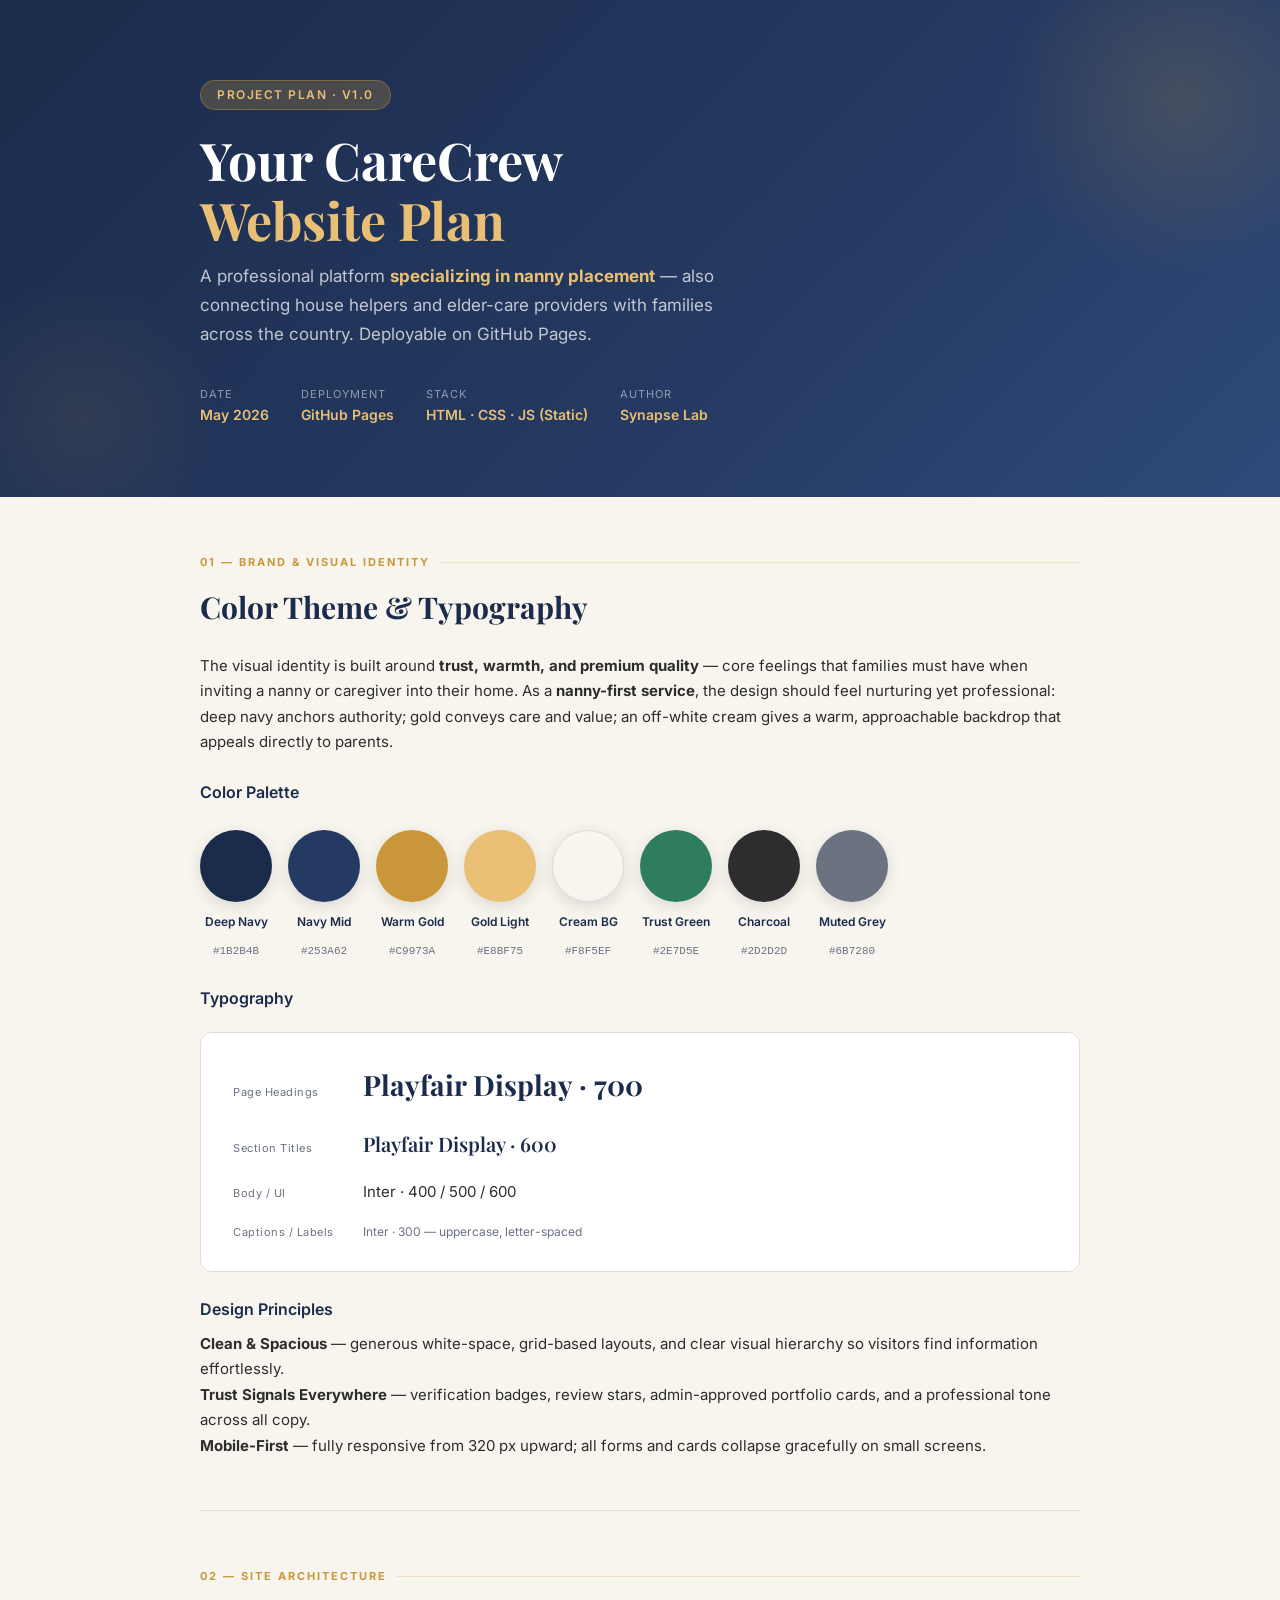
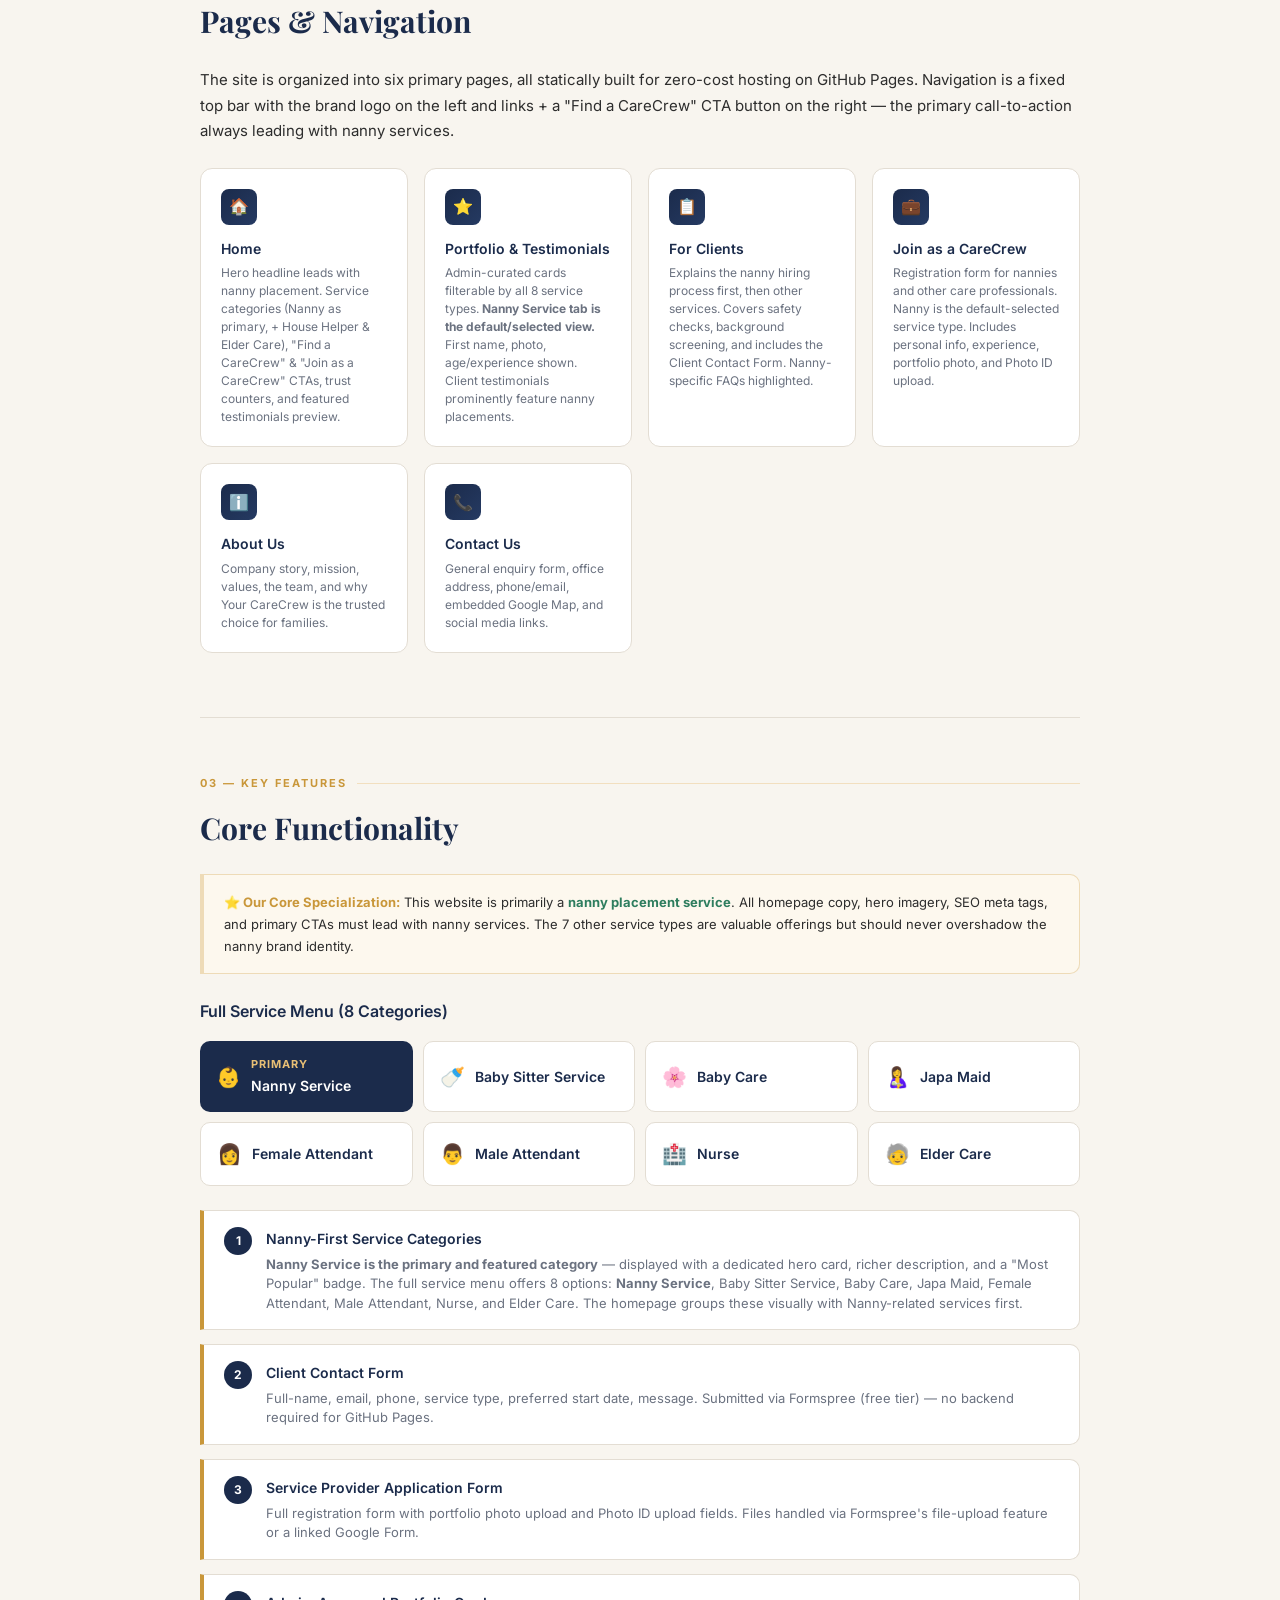
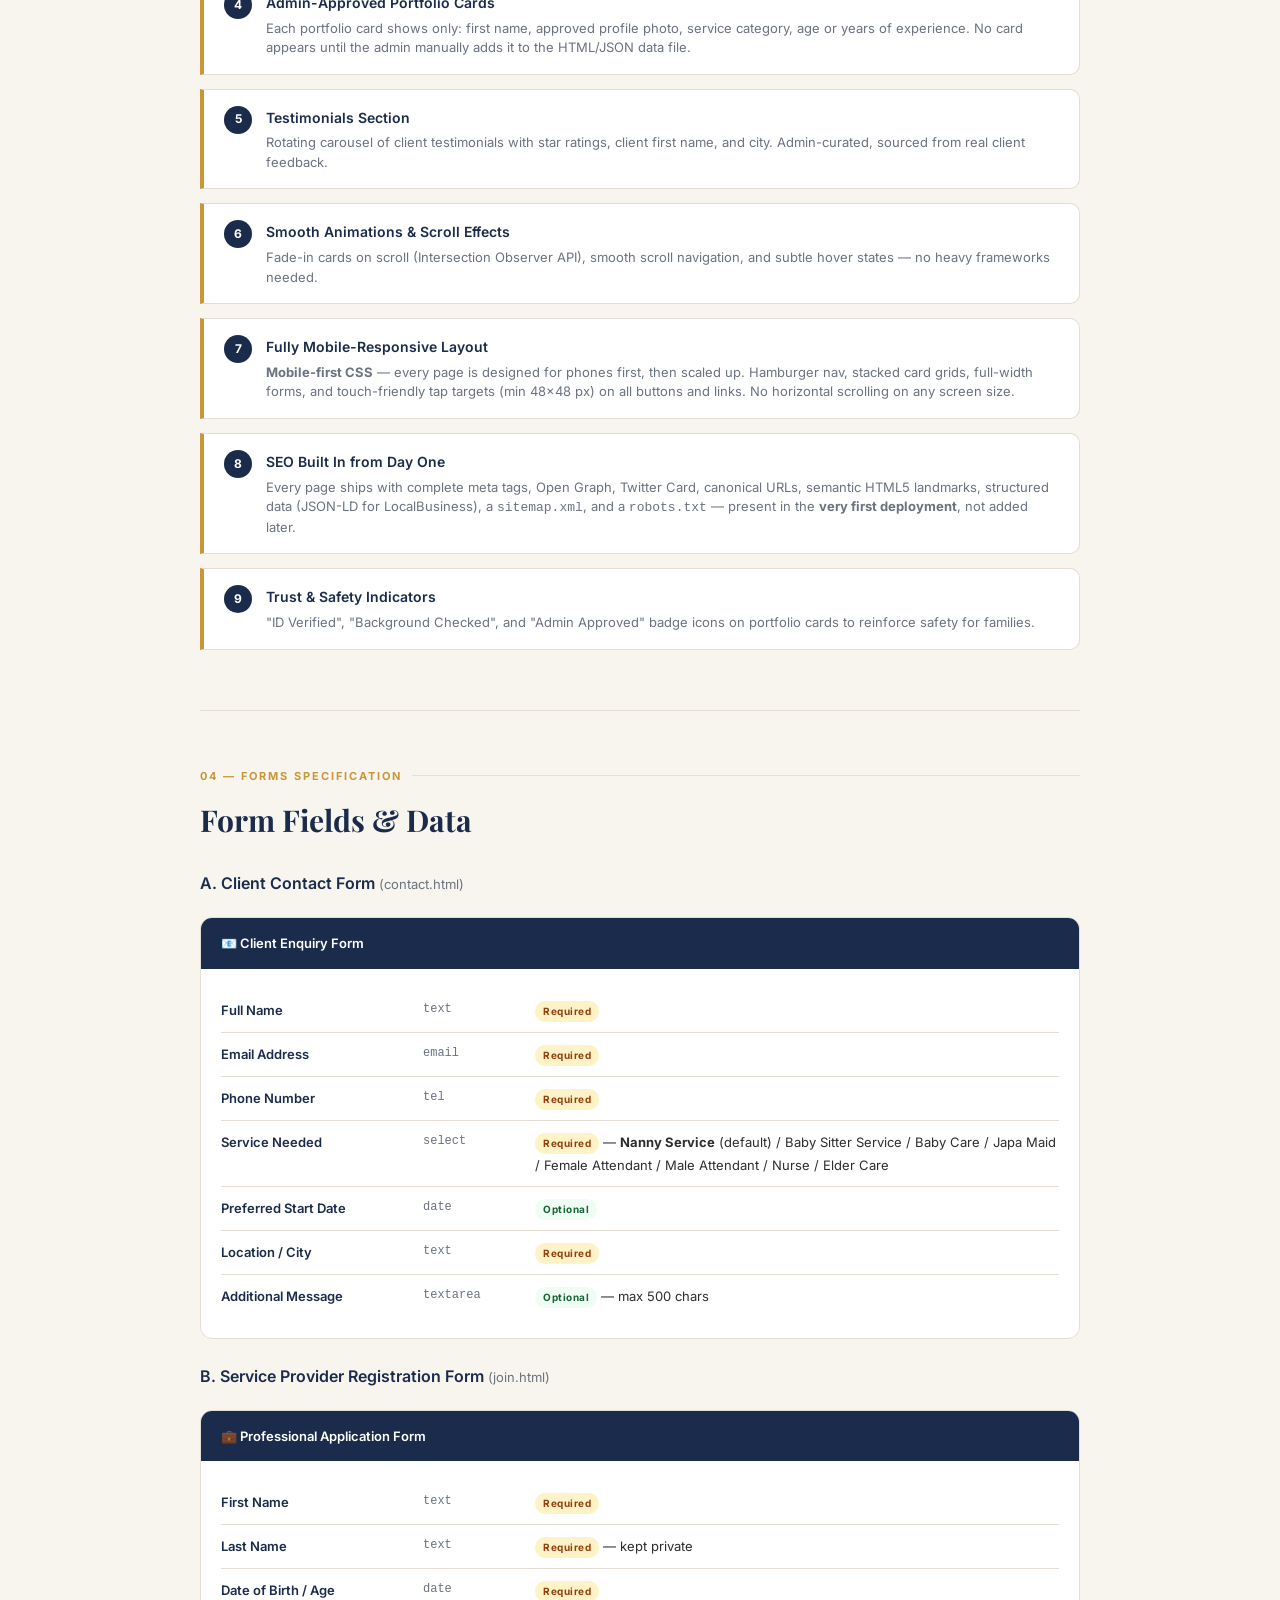
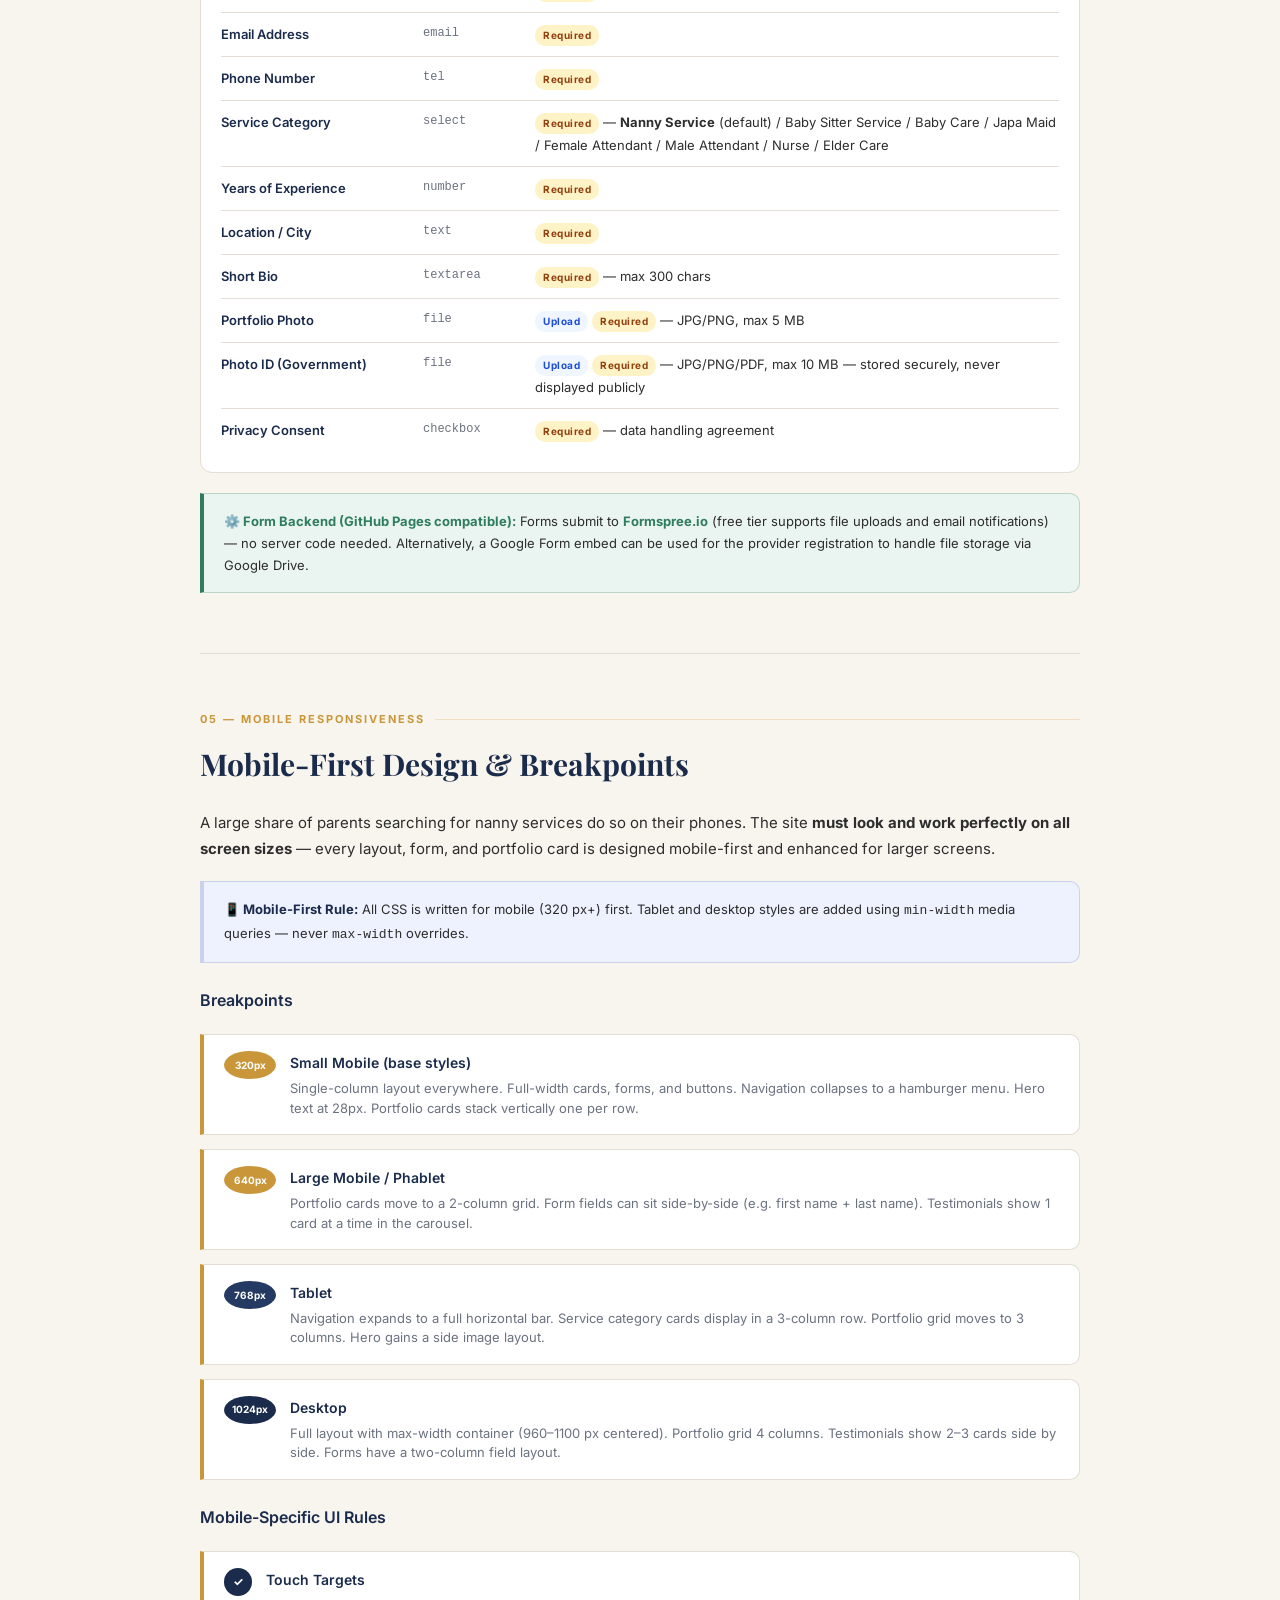
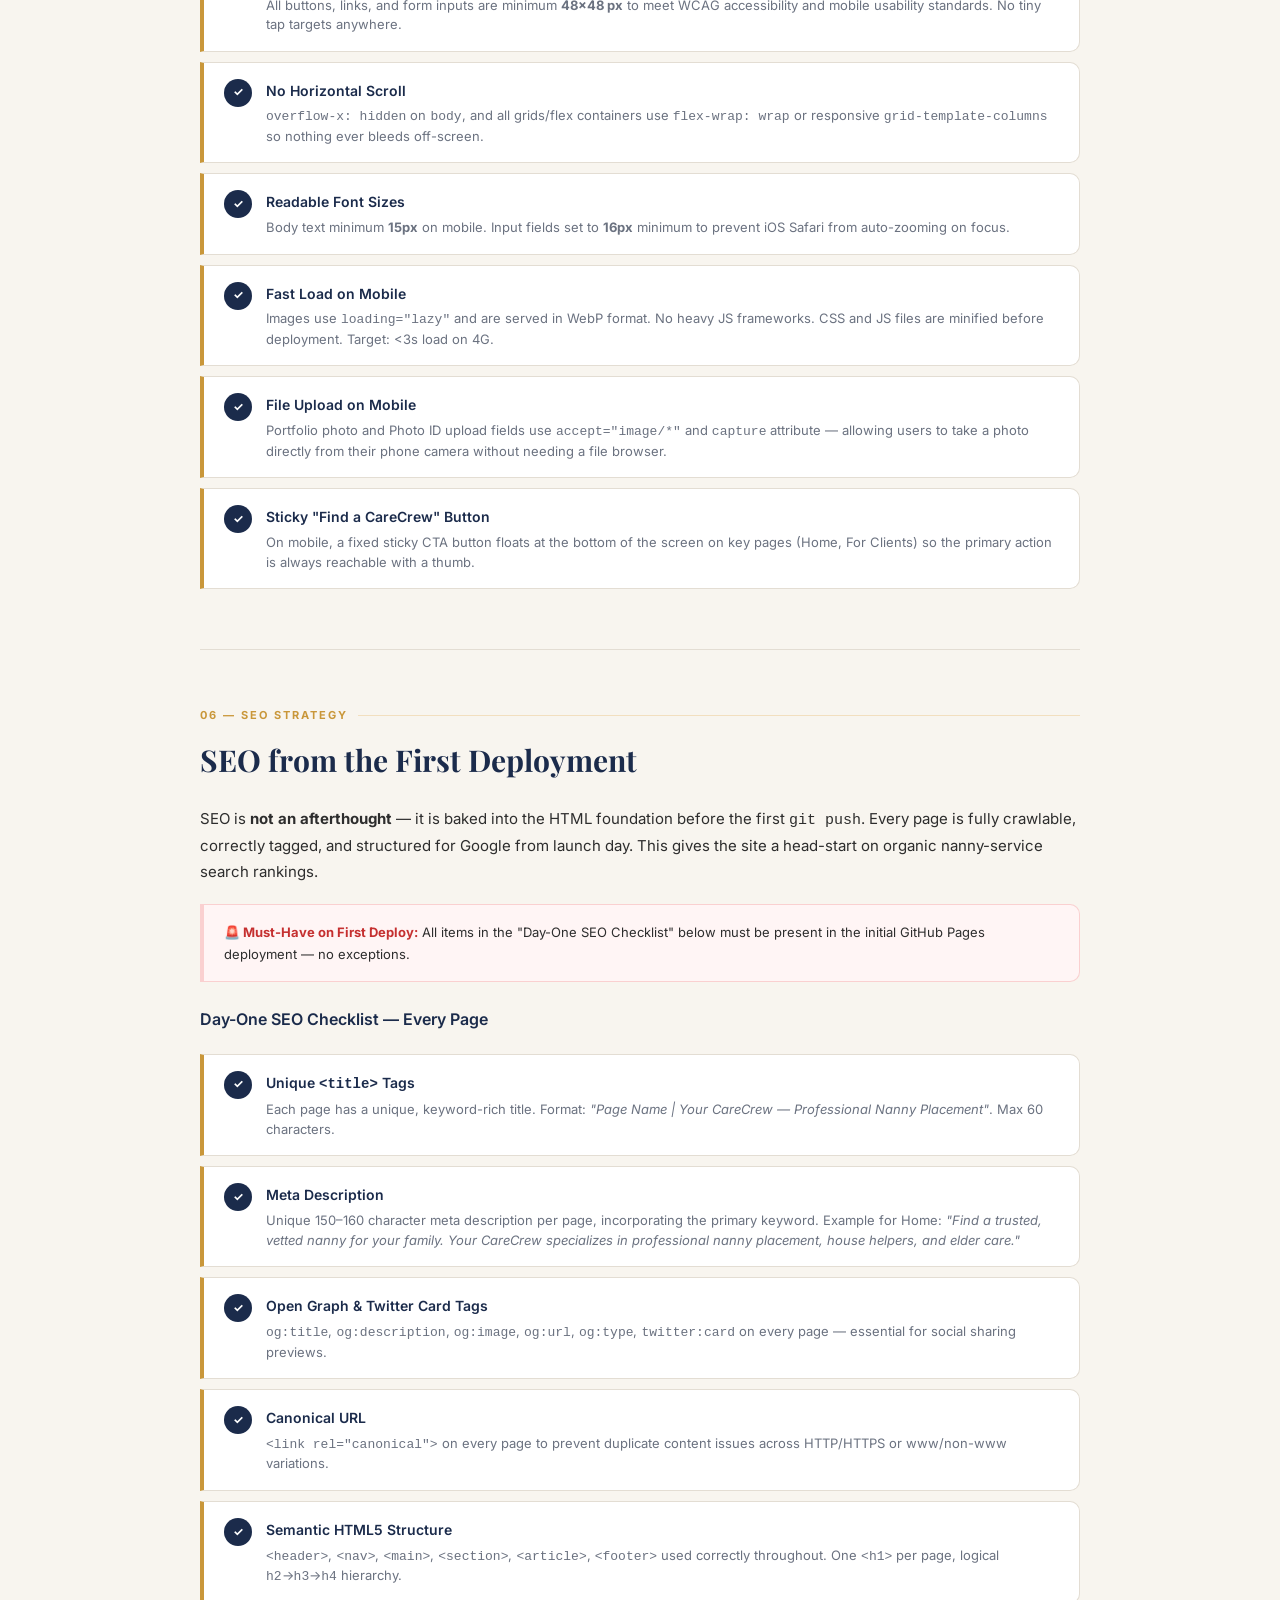
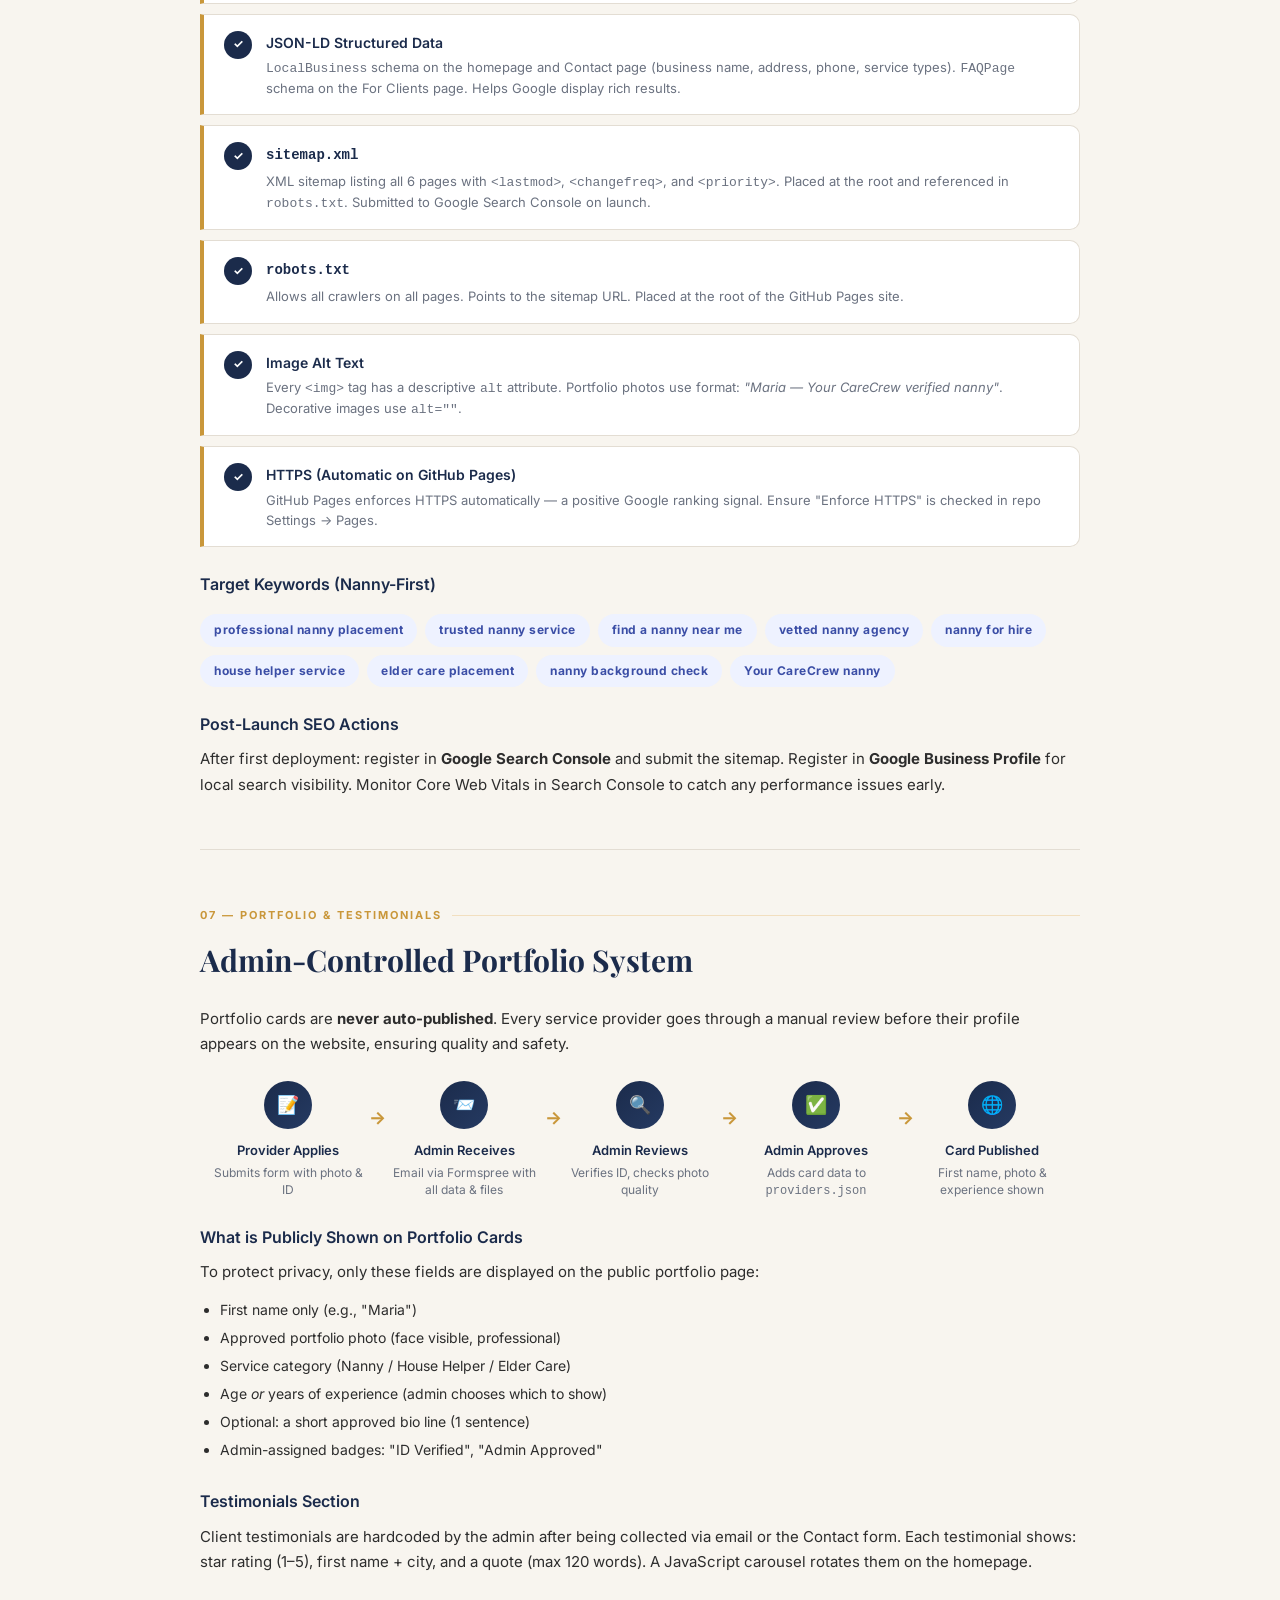
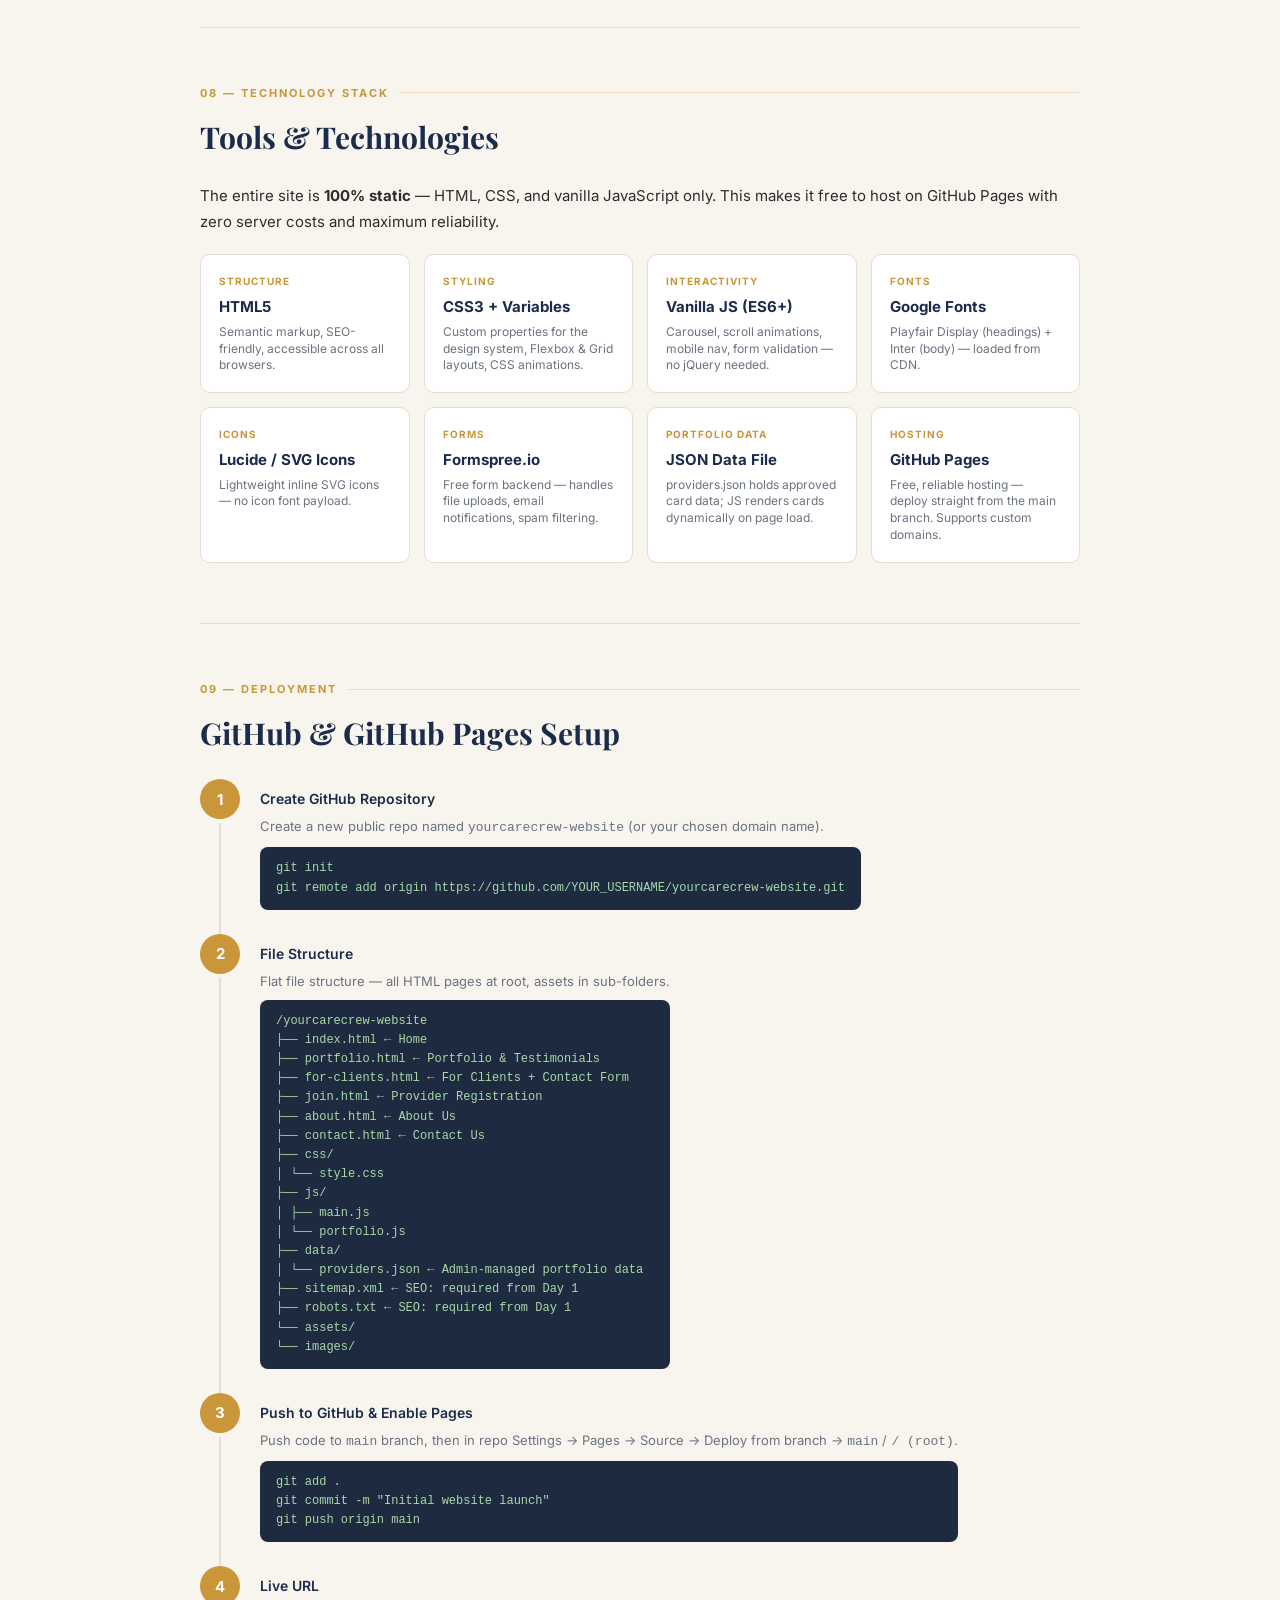
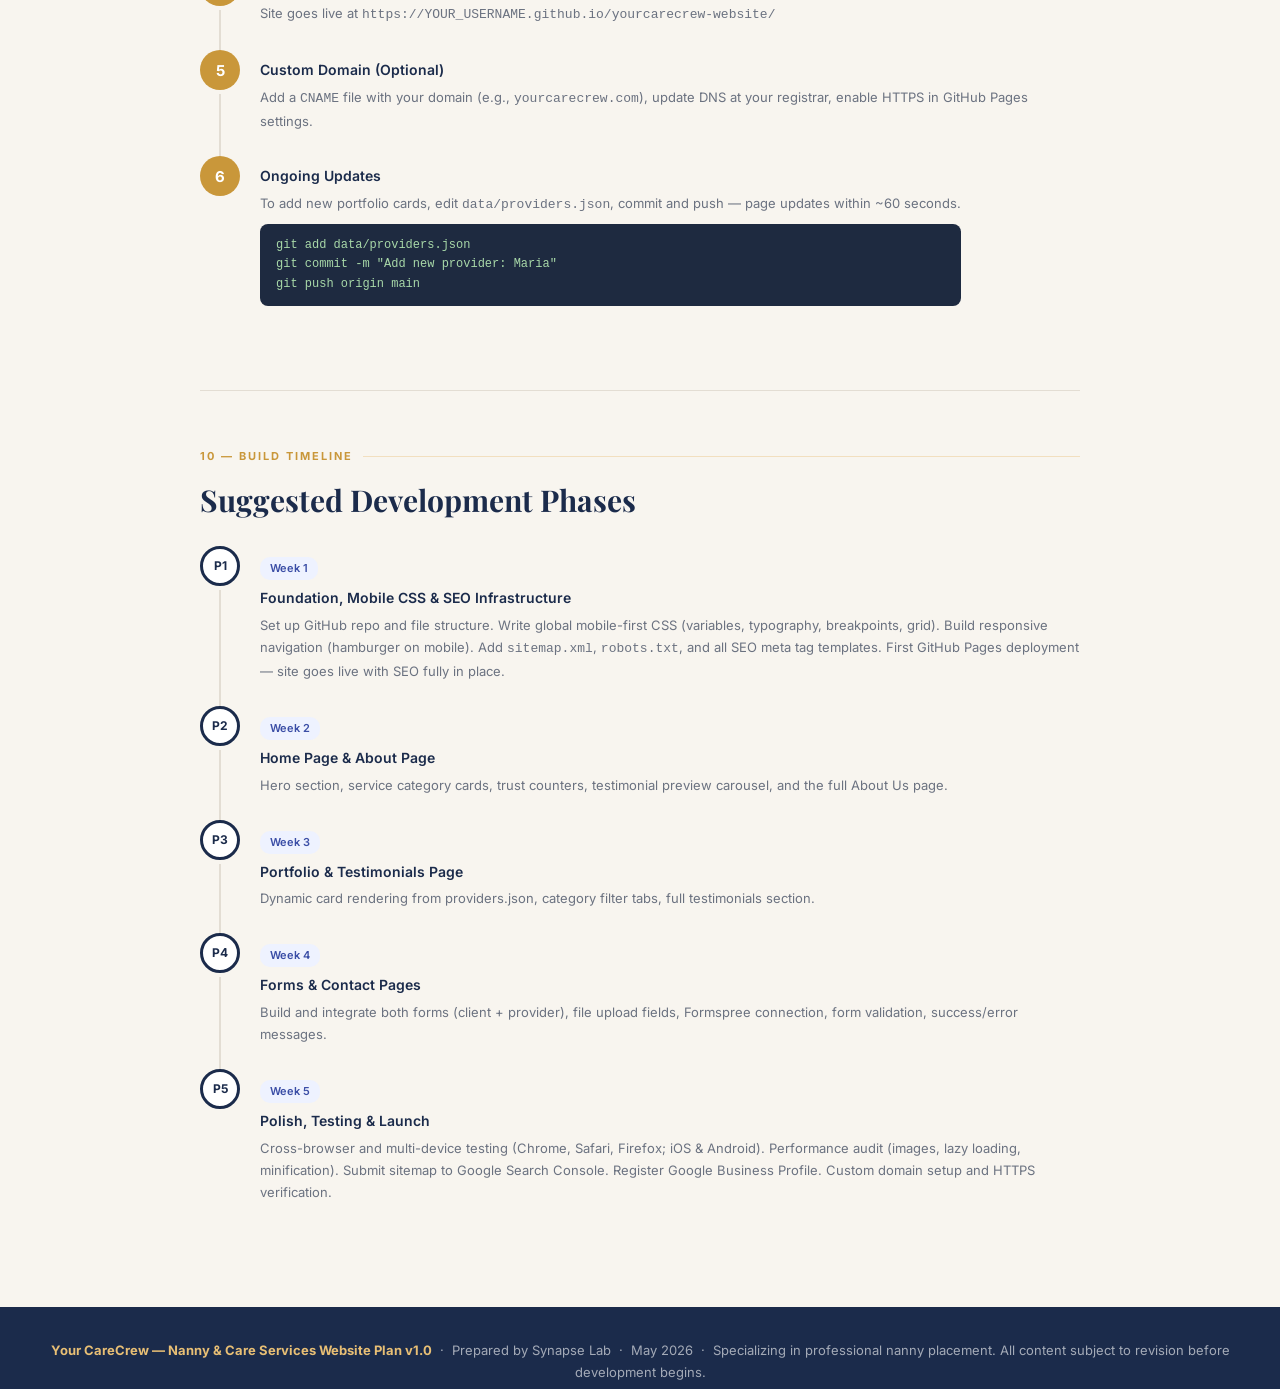
<file: website-plan.html>
<!DOCTYPE html>
<html lang="en">
<head>
  <meta charset="UTF-8" />
  <meta name="viewport" content="width=device-width, initial-scale=1.0"/>
  <title>Website Plan — Your CareCrew</title>
  <style>
    /* ── Google Fonts ── */
    @import url('https://fonts.googleapis.com/css2?family=Playfair+Display:wght@600;700&family=Inter:wght@300;400;500;600&display=swap');

    /* ── Design Tokens ── */
    :root {
      --navy:       #1B2B4B;
      --navy-light: #253A62;
      --gold:       #C9973A;
      --gold-light: #E8BF75;
      --cream:      #F8F5EF;
      --white:      #FFFFFF;
      --charcoal:   #2D2D2D;
      --grey:       #6B7280;
      --border:     #E3DDD3;
      --tag-bg:     #EEF2FF;
      --tag-text:   #3B4EA6;
      --green:      #2E7D5E;
      --green-bg:   #EAF4F0;
    }

    *, *::before, *::after { box-sizing: border-box; margin: 0; padding: 0; }

    body {
      font-family: 'Inter', sans-serif;
      background: var(--cream);
      color: var(--charcoal);
      font-size: 15px;
      line-height: 1.7;
    }

    /* ── COVER ── */
    .cover {
      background: linear-gradient(135deg, var(--navy) 0%, var(--navy-light) 60%, #2E4A7A 100%);
      color: var(--white);
      padding: 80px 60px 70px;
      position: relative;
      overflow: hidden;
    }
    .cover::before {
      content: '';
      position: absolute;
      top: -80px; right: -80px;
      width: 360px; height: 360px;
      background: radial-gradient(circle, rgba(201,151,58,0.18) 0%, transparent 70%);
      border-radius: 50%;
    }
    .cover::after {
      content: '';
      position: absolute;
      bottom: -60px; left: -60px;
      width: 280px; height: 280px;
      background: radial-gradient(circle, rgba(201,151,58,0.1) 0%, transparent 70%);
      border-radius: 50%;
    }
    .cover-tag {
      display: inline-block;
      background: rgba(201,151,58,0.25);
      color: var(--gold-light);
      border: 1px solid rgba(201,151,58,0.4);
      border-radius: 20px;
      padding: 4px 16px;
      font-size: 12px;
      font-weight: 600;
      letter-spacing: 1.5px;
      text-transform: uppercase;
      margin-bottom: 20px;
    }
    .cover h1 {
      font-family: 'Playfair Display', serif;
      font-size: 52px;
      line-height: 1.15;
      margin-bottom: 12px;
    }
    .cover h1 span { color: var(--gold-light); }
    .cover-sub {
      font-size: 17px;
      color: rgba(255,255,255,0.72);
      max-width: 560px;
      margin-bottom: 36px;
    }
    .cover-meta {
      display: flex; gap: 32px; flex-wrap: wrap;
    }
    .meta-item { display: flex; flex-direction: column; }
    .meta-label { font-size: 11px; color: rgba(255,255,255,0.5); letter-spacing: 1px; text-transform: uppercase; }
    .meta-value { font-size: 14px; font-weight: 600; color: var(--gold-light); }

    /* ── LAYOUT ── */
    .container { max-width: 960px; margin: 0 auto; padding: 0 40px; }
    .section { padding: 56px 0 40px; border-bottom: 1px solid var(--border); }
    .section:last-child { border-bottom: none; }

    /* ── SECTION HEADER ── */
    .section-label {
      display: flex; align-items: center; gap: 10px;
      font-size: 11px; font-weight: 700; letter-spacing: 2px;
      text-transform: uppercase; color: var(--gold); margin-bottom: 10px;
    }
    .section-label::after {
      content: ''; flex: 1; height: 1px; background: var(--gold-light); opacity: 0.4;
    }
    h2 {
      font-family: 'Playfair Display', serif;
      font-size: 30px;
      color: var(--navy);
      margin-bottom: 20px;
    }
    h3 {
      font-family: 'Inter', sans-serif;
      font-size: 16px;
      font-weight: 600;
      color: var(--navy);
      margin-bottom: 8px;
      margin-top: 24px;
    }
    p { color: var(--charcoal); margin-bottom: 12px; }

    /* ── COLOR PALETTE ── */
    .palette { display: flex; gap: 16px; flex-wrap: wrap; margin: 24px 0; }
    .swatch {
      display: flex; flex-direction: column; align-items: center; gap: 10px;
    }
    .swatch-circle {
      width: 72px; height: 72px; border-radius: 50%;
      box-shadow: 0 4px 16px rgba(0,0,0,0.12);
    }
    .swatch-name { font-size: 12px; font-weight: 600; color: var(--navy); }
    .swatch-hex  { font-size: 11px; color: var(--grey); font-family: monospace; }

    /* ── TYPOGRAPHY PREVIEW ── */
    .type-preview {
      background: var(--white);
      border: 1px solid var(--border);
      border-radius: 12px;
      padding: 28px 32px;
      margin: 20px 0;
    }
    .type-row { margin-bottom: 18px; display: flex; align-items: baseline; gap: 20px; }
    .type-row:last-child { margin-bottom: 0; }
    .type-label { font-size: 11px; color: var(--grey); min-width: 110px; letter-spacing: 0.5px; }
    .type-heading { font-family: 'Playfair Display', serif; font-size: 28px; color: var(--navy); font-weight: 700; }
    .type-subheading { font-family: 'Playfair Display', serif; font-size: 20px; color: var(--navy); font-weight: 600; }
    .type-body { font-family: 'Inter', sans-serif; font-size: 15px; color: var(--charcoal); }
    .type-caption { font-family: 'Inter', sans-serif; font-size: 12px; color: var(--grey); }

    /* ── SITE MAP ── */
    .sitemap { display: grid; grid-template-columns: repeat(auto-fill, minmax(200px, 1fr)); gap: 16px; margin: 24px 0; }
    .page-card {
      background: var(--white);
      border: 1px solid var(--border);
      border-radius: 12px;
      padding: 20px;
      transition: box-shadow 0.2s;
    }
    .page-card:hover { box-shadow: 0 6px 20px rgba(27,43,75,0.10); }
    .page-icon {
      width: 36px; height: 36px; border-radius: 8px;
      background: linear-gradient(135deg, var(--navy) 0%, var(--navy-light) 100%);
      display: flex; align-items: center; justify-content: center;
      font-size: 16px; margin-bottom: 12px;
    }
    .page-name { font-size: 14px; font-weight: 600; color: var(--navy); margin-bottom: 4px; }
    .page-desc { font-size: 12px; color: var(--grey); line-height: 1.5; }

    /* ── FEATURES TABLE ── */
    .feature-list { display: flex; flex-direction: column; gap: 14px; margin: 20px 0; }
    .feature-item {
      background: var(--white);
      border: 1px solid var(--border);
      border-left: 4px solid var(--gold);
      border-radius: 0 10px 10px 0;
      padding: 16px 20px;
      display: flex; align-items: flex-start; gap: 14px;
    }
    .feature-num {
      min-width: 28px; height: 28px; border-radius: 50%;
      background: var(--navy);
      color: var(--white); font-size: 12px; font-weight: 700;
      display: flex; align-items: center; justify-content: center;
    }
    .feature-body h4 { font-size: 14px; font-weight: 600; color: var(--navy); margin-bottom: 4px; }
    .feature-body p  { font-size: 13px; color: var(--grey); margin: 0; line-height: 1.5; }

    /* ── FORM SPEC ── */
    .form-spec {
      background: var(--white);
      border: 1px solid var(--border);
      border-radius: 12px;
      overflow: hidden;
      margin: 20px 0;
    }
    .form-spec-head {
      background: var(--navy);
      color: var(--white);
      padding: 14px 20px;
      font-size: 13px; font-weight: 600;
      display: flex; align-items: center; gap: 8px;
    }
    .form-spec-body { padding: 20px; }
    .field-row {
      display: flex; align-items: flex-start; gap: 12px;
      padding: 10px 0;
      border-bottom: 1px solid var(--border);
      font-size: 13px;
    }
    .field-row:last-child { border-bottom: none; }
    .field-name { min-width: 190px; font-weight: 600; color: var(--navy); }
    .field-type { min-width: 100px; color: var(--grey); font-family: monospace; font-size: 12px; }
    .field-note { color: var(--charcoal); }
    .badge {
      display: inline-block; padding: 2px 8px; border-radius: 10px;
      font-size: 10px; font-weight: 700; letter-spacing: 0.5px;
    }
    .badge-req  { background: #FEF3C7; color: #92400E; }
    .badge-opt  { background: #F0FDF4; color: #166534; }
    .badge-file { background: #EFF6FF; color: #1D4ED8; }

    /* ── PORTFOLIO FLOW ── */
    .flow-steps {
      display: flex; align-items: flex-start; gap: 0;
      margin: 24px 0; flex-wrap: wrap;
    }
    .flow-step {
      flex: 1; min-width: 140px;
      display: flex; flex-direction: column; align-items: center;
      text-align: center; padding: 0 12px; position: relative;
    }
    .flow-step:not(:last-child)::after {
      content: '→';
      position: absolute; right: -10px; top: 22px;
      font-size: 18px; color: var(--gold); font-weight: 700;
    }
    .step-bubble {
      width: 48px; height: 48px; border-radius: 50%;
      background: linear-gradient(135deg, var(--navy) 0%, var(--navy-light) 100%);
      color: var(--white); font-size: 18px;
      display: flex; align-items: center; justify-content: center;
      margin-bottom: 10px;
    }
    .step-title { font-size: 13px; font-weight: 600; color: var(--navy); margin-bottom: 4px; }
    .step-desc  { font-size: 12px; color: var(--grey); line-height: 1.4; }

    /* ── TECH STACK ── */
    .tech-grid { display: grid; grid-template-columns: repeat(auto-fill, minmax(200px, 1fr)); gap: 14px; margin: 20px 0; }
    .tech-card {
      background: var(--white);
      border: 1px solid var(--border);
      border-radius: 10px;
      padding: 18px;
    }
    .tech-layer { font-size: 10px; text-transform: uppercase; letter-spacing: 1px; color: var(--gold); font-weight: 700; margin-bottom: 4px; }
    .tech-name  { font-size: 15px; font-weight: 700; color: var(--navy); margin-bottom: 4px; }
    .tech-why   { font-size: 12px; color: var(--grey); line-height: 1.4; }

    /* ── DEPLOYMENT ── */
    .deploy-steps { display: flex; flex-direction: column; gap: 0; margin: 20px 0; }
    .deploy-step {
      display: flex; gap: 20px; padding-bottom: 24px; position: relative;
    }
    .deploy-step:not(:last-child)::before {
      content: '';
      position: absolute; left: 19px; top: 44px; bottom: 0;
      width: 2px; background: var(--border);
    }
    .deploy-num {
      min-width: 40px; height: 40px; border-radius: 50%;
      background: var(--gold);
      color: var(--white); font-size: 15px; font-weight: 700;
      display: flex; align-items: center; justify-content: center;
      flex-shrink: 0;
    }
    .deploy-content h4 { font-size: 14px; font-weight: 600; color: var(--navy); margin-bottom: 4px; padding-top: 8px; }
    .deploy-content p  { font-size: 13px; color: var(--grey); margin: 0; }
    .code-block {
      background: #1E2A40;
      color: #A8D8A8;
      font-family: 'Courier New', monospace;
      font-size: 12px;
      padding: 12px 16px;
      border-radius: 8px;
      margin-top: 8px;
      line-height: 1.6;
    }

    /* ── TIMELINE ── */
    .timeline { display: flex; flex-direction: column; gap: 0; margin: 20px 0; }
    .phase {
      display: flex; gap: 20px; padding-bottom: 24px; position: relative;
    }
    .phase:not(:last-child)::before {
      content: '';
      position: absolute; left: 19px; top: 44px; bottom: 0;
      width: 2px; background: var(--border);
    }
    .phase-dot {
      min-width: 40px; height: 40px; border-radius: 50%;
      border: 3px solid var(--navy);
      background: var(--white);
      display: flex; align-items: center; justify-content: center;
      font-size: 12px; font-weight: 700; color: var(--navy);
      flex-shrink: 0;
    }
    .phase-body { padding-top: 8px; }
    .phase-tag {
      display: inline-block;
      background: var(--tag-bg); color: var(--tag-text);
      padding: 2px 10px; border-radius: 10px;
      font-size: 11px; font-weight: 600; margin-bottom: 6px;
    }
    .phase-body h4 { font-size: 14px; font-weight: 600; color: var(--navy); margin-bottom: 4px; }
    .phase-body p  { font-size: 13px; color: var(--grey); margin: 0; }

    /* ── CALLOUT ── */
    .callout {
      background: var(--green-bg);
      border: 1px solid rgba(46,125,94,0.25);
      border-left: 4px solid var(--green);
      border-radius: 0 10px 10px 0;
      padding: 16px 20px;
      margin: 20px 0;
      font-size: 13px; color: var(--charcoal);
    }
    .callout strong { color: var(--green); }

    /* ── FOOTER ── */
    .plan-footer {
      background: var(--navy);
      color: rgba(255,255,255,0.6);
      text-align: center;
      padding: 32px 40px;
      font-size: 13px;
      margin-top: 20px;
    }
    .plan-footer strong { color: var(--gold-light); }

    @media print {
      .cover { padding: 40px; }
      .cover h1 { font-size: 38px; }
      .section { padding: 36px 0 28px; }
    }
  </style>
</head>
<body>

<!-- ══════════ COVER ══════════ -->
<div class="cover">
  <div class="container">
    <div class="cover-tag">Project Plan · v1.0</div>
    <h1>Your CareCrew<br/><span>Website Plan</span></h1>
    <p class="cover-sub">
      A professional platform <strong style="color:var(--gold-light)">specializing in nanny placement</strong> —
      also connecting house helpers and elder-care providers with families across the country.
      Deployable on GitHub Pages.
    </p>
    <div class="cover-meta">
      <div class="meta-item">
        <span class="meta-label">Date</span>
        <span class="meta-value">May 2026</span>
      </div>
      <div class="meta-item">
        <span class="meta-label">Deployment</span>
        <span class="meta-value">GitHub Pages</span>
      </div>
      <div class="meta-item">
        <span class="meta-label">Stack</span>
        <span class="meta-value">HTML · CSS · JS (Static)</span>
      </div>
      <div class="meta-item">
        <span class="meta-label">Author</span>
        <span class="meta-value">Synapse Lab</span>
      </div>
    </div>
  </div>
</div>

<!-- ══════════ 1. BRAND & VISUAL IDENTITY ══════════ -->
<div class="container">
<section class="section">
  <div class="section-label">01 — Brand &amp; Visual Identity</div>
  <h2>Color Theme &amp; Typography</h2>
  <p>
    The visual identity is built around <strong>trust, warmth, and premium quality</strong> —
    core feelings that families must have when inviting a nanny or caregiver into their home.
    As a <strong>nanny-first service</strong>, the design should feel nurturing yet professional:
    deep navy anchors authority; gold conveys care and value; an off-white cream gives a warm,
    approachable backdrop that appeals directly to parents.
  </p>

  <h3>Color Palette</h3>
  <div class="palette">
    <div class="swatch">
      <div class="swatch-circle" style="background:#1B2B4B;"></div>
      <div class="swatch-name">Deep Navy</div>
      <div class="swatch-hex">#1B2B4B</div>
    </div>
    <div class="swatch">
      <div class="swatch-circle" style="background:#253A62;"></div>
      <div class="swatch-name">Navy Mid</div>
      <div class="swatch-hex">#253A62</div>
    </div>
    <div class="swatch">
      <div class="swatch-circle" style="background:#C9973A;"></div>
      <div class="swatch-name">Warm Gold</div>
      <div class="swatch-hex">#C9973A</div>
    </div>
    <div class="swatch">
      <div class="swatch-circle" style="background:#E8BF75;"></div>
      <div class="swatch-name">Gold Light</div>
      <div class="swatch-hex">#E8BF75</div>
    </div>
    <div class="swatch">
      <div class="swatch-circle" style="background:#F8F5EF; border:1px solid #ddd;"></div>
      <div class="swatch-name">Cream BG</div>
      <div class="swatch-hex">#F8F5EF</div>
    </div>
    <div class="swatch">
      <div class="swatch-circle" style="background:#2E7D5E;"></div>
      <div class="swatch-name">Trust Green</div>
      <div class="swatch-hex">#2E7D5E</div>
    </div>
    <div class="swatch">
      <div class="swatch-circle" style="background:#2D2D2D;"></div>
      <div class="swatch-name">Charcoal</div>
      <div class="swatch-hex">#2D2D2D</div>
    </div>
    <div class="swatch">
      <div class="swatch-circle" style="background:#6B7280;"></div>
      <div class="swatch-name">Muted Grey</div>
      <div class="swatch-hex">#6B7280</div>
    </div>
  </div>

  <h3>Typography</h3>
  <div class="type-preview">
    <div class="type-row">
      <span class="type-label">Page Headings</span>
      <span class="type-heading">Playfair Display · 700</span>
    </div>
    <div class="type-row">
      <span class="type-label">Section Titles</span>
      <span class="type-subheading">Playfair Display · 600</span>
    </div>
    <div class="type-row">
      <span class="type-label">Body / UI</span>
      <span class="type-body">Inter · 400 / 500 / 600</span>
    </div>
    <div class="type-row">
      <span class="type-label">Captions / Labels</span>
      <span class="type-caption">Inter · 300 — uppercase, letter-spaced</span>
    </div>
  </div>

  <h3>Design Principles</h3>
  <p>
    <strong>Clean &amp; Spacious</strong> — generous white-space, grid-based layouts, and clear visual hierarchy so visitors find information effortlessly.<br/>
    <strong>Trust Signals Everywhere</strong> — verification badges, review stars, admin-approved portfolio cards, and a professional tone across all copy.<br/>
    <strong>Mobile-First</strong> — fully responsive from 320 px upward; all forms and cards collapse gracefully on small screens.
  </p>
</section>

<!-- ══════════ 2. SITE MAP ══════════ -->
<section class="section">
  <div class="section-label">02 — Site Architecture</div>
  <h2>Pages &amp; Navigation</h2>
  <p>
    The site is organized into six primary pages, all statically built for zero-cost hosting
    on GitHub Pages. Navigation is a fixed top bar with the brand logo on the left and
    links + a "Find a CareCrew" CTA button on the right — the primary call-to-action always
    leading with nanny services.
  </p>
  <div class="sitemap">
    <div class="page-card">
      <div class="page-icon">🏠</div>
      <div class="page-name">Home</div>
      <div class="page-desc">Hero headline leads with nanny placement. Service categories (Nanny as primary, + House Helper &amp; Elder Care), "Find a CareCrew" &amp; "Join as a CareCrew" CTAs, trust counters, and featured testimonials preview.</div>
    </div>
    <div class="page-card">
      <div class="page-icon">⭐</div>
      <div class="page-name">Portfolio &amp; Testimonials</div>
      <div class="page-desc">Admin-curated cards filterable by all 8 service types. <strong>Nanny Service tab is the default/selected view.</strong> First name, photo, age/experience shown. Client testimonials prominently feature nanny placements.</div>
    </div>
    <div class="page-card">
      <div class="page-icon">📋</div>
      <div class="page-name">For Clients</div>
      <div class="page-desc">Explains the nanny hiring process first, then other services. Covers safety checks, background screening, and includes the Client Contact Form. Nanny-specific FAQs highlighted.</div>
    </div>
    <div class="page-card">
      <div class="page-icon">💼</div>
      <div class="page-name">Join as a CareCrew</div>
      <div class="page-desc">Registration form for nannies and other care professionals. Nanny is the default-selected service type. Includes personal info, experience, portfolio photo, and Photo ID upload.</div>
    </div>
    <div class="page-card">
      <div class="page-icon">ℹ️</div>
      <div class="page-name">About Us</div>
      <div class="page-desc">Company story, mission, values, the team, and why Your CareCrew is the trusted choice for families.</div>
    </div>
    <div class="page-card">
      <div class="page-icon">📞</div>
      <div class="page-name">Contact Us</div>
      <div class="page-desc">General enquiry form, office address, phone/email, embedded Google Map, and social media links.</div>
    </div>
  </div>
</section>

<!-- ══════════ 3. FEATURES ══════════ -->
<section class="section">
  <div class="section-label">03 — Key Features</div>
  <h2>Core Functionality</h2>
  <div class="callout" style="border-left-color:var(--gold);background:#FDF8EE;border-color:rgba(201,151,58,0.3);">
    <strong style="color:var(--gold);">⭐ Our Core Specialization:</strong> This website is primarily a <strong>nanny placement service</strong>. All homepage copy, hero imagery, SEO meta tags, and primary CTAs must lead with nanny services. The 7 other service types are valuable offerings but should never overshadow the nanny brand identity.
  </div>

  <h3>Full Service Menu (8 Categories)</h3>
  <div style="display:grid;grid-template-columns:repeat(auto-fill,minmax(200px,1fr));gap:10px;margin:16px 0 24px;">
    <div style="background:var(--navy);color:var(--white);border-radius:10px;padding:14px 16px;display:flex;align-items:center;gap:10px;">
      <span style="font-size:20px;">👶</span>
      <div><div style="font-size:11px;color:var(--gold-light);font-weight:700;letter-spacing:1px;">PRIMARY</div><div style="font-size:14px;font-weight:600;">Nanny Service</div></div>
    </div>
    <div style="background:var(--white);border:1px solid var(--border);border-radius:10px;padding:14px 16px;display:flex;align-items:center;gap:10px;">
      <span style="font-size:20px;">🍼</span><div style="font-size:14px;font-weight:600;color:var(--navy);">Baby Sitter Service</div>
    </div>
    <div style="background:var(--white);border:1px solid var(--border);border-radius:10px;padding:14px 16px;display:flex;align-items:center;gap:10px;">
      <span style="font-size:20px;">🌸</span><div style="font-size:14px;font-weight:600;color:var(--navy);">Baby Care</div>
    </div>
    <div style="background:var(--white);border:1px solid var(--border);border-radius:10px;padding:14px 16px;display:flex;align-items:center;gap:10px;">
      <span style="font-size:20px;">🤱</span><div style="font-size:14px;font-weight:600;color:var(--navy);">Japa Maid</div>
    </div>
    <div style="background:var(--white);border:1px solid var(--border);border-radius:10px;padding:14px 16px;display:flex;align-items:center;gap:10px;">
      <span style="font-size:20px;">👩</span><div style="font-size:14px;font-weight:600;color:var(--navy);">Female Attendant</div>
    </div>
    <div style="background:var(--white);border:1px solid var(--border);border-radius:10px;padding:14px 16px;display:flex;align-items:center;gap:10px;">
      <span style="font-size:20px;">👨</span><div style="font-size:14px;font-weight:600;color:var(--navy);">Male Attendant</div>
    </div>
    <div style="background:var(--white);border:1px solid var(--border);border-radius:10px;padding:14px 16px;display:flex;align-items:center;gap:10px;">
      <span style="font-size:20px;">🏥</span><div style="font-size:14px;font-weight:600;color:var(--navy);">Nurse</div>
    </div>
    <div style="background:var(--white);border:1px solid var(--border);border-radius:10px;padding:14px 16px;display:flex;align-items:center;gap:10px;">
      <span style="font-size:20px;">🧓</span><div style="font-size:14px;font-weight:600;color:var(--navy);">Elder Care</div>
    </div>
  </div>

  <div class="feature-list">
    <div class="feature-item">
      <div class="feature-num">1</div>
      <div class="feature-body">
        <h4>Nanny-First Service Categories</h4>
        <p><strong>Nanny Service is the primary and featured category</strong> — displayed with a dedicated hero card, richer description, and a "Most Popular" badge. The full service menu offers 8 options: <strong>Nanny Service</strong>, Baby Sitter Service, Baby Care, Japa Maid, Female Attendant, Male Attendant, Nurse, and Elder Care. The homepage groups these visually with Nanny-related services first.</p>
      </div>
    </div>
    <div class="feature-item">
      <div class="feature-num">2</div>
      <div class="feature-body">
        <h4>Client Contact Form</h4>
        <p>Full-name, email, phone, service type, preferred start date, message. Submitted via Formspree (free tier) — no backend required for GitHub Pages.</p>
      </div>
    </div>
    <div class="feature-item">
      <div class="feature-num">3</div>
      <div class="feature-body">
        <h4>Service Provider Application Form</h4>
        <p>Full registration form with portfolio photo upload and Photo ID upload fields. Files handled via Formspree's file-upload feature or a linked Google Form.</p>
      </div>
    </div>
    <div class="feature-item">
      <div class="feature-num">4</div>
      <div class="feature-body">
        <h4>Admin-Approved Portfolio Cards</h4>
        <p>Each portfolio card shows only: first name, approved profile photo, service category, age or years of experience. No card appears until the admin manually adds it to the HTML/JSON data file.</p>
      </div>
    </div>
    <div class="feature-item">
      <div class="feature-num">5</div>
      <div class="feature-body">
        <h4>Testimonials Section</h4>
        <p>Rotating carousel of client testimonials with star ratings, client first name, and city. Admin-curated, sourced from real client feedback.</p>
      </div>
    </div>
    <div class="feature-item">
      <div class="feature-num">6</div>
      <div class="feature-body">
        <h4>Smooth Animations &amp; Scroll Effects</h4>
        <p>Fade-in cards on scroll (Intersection Observer API), smooth scroll navigation, and subtle hover states — no heavy frameworks needed.</p>
      </div>
    </div>
    <div class="feature-item">
      <div class="feature-num">7</div>
      <div class="feature-body">
        <h4>Fully Mobile-Responsive Layout</h4>
        <p><strong>Mobile-first CSS</strong> — every page is designed for phones first, then scaled up. Hamburger nav, stacked card grids, full-width forms, and touch-friendly tap targets (min 48×48 px) on all buttons and links. No horizontal scrolling on any screen size.</p>
      </div>
    </div>
    <div class="feature-item">
      <div class="feature-num">8</div>
      <div class="feature-body">
        <h4>SEO Built In from Day One</h4>
        <p>Every page ships with complete meta tags, Open Graph, Twitter Card, canonical URLs, semantic HTML5 landmarks, structured data (JSON-LD for LocalBusiness), a <code>sitemap.xml</code>, and a <code>robots.txt</code> — present in the <strong>very first deployment</strong>, not added later.</p>
      </div>
    </div>
    <div class="feature-item">
      <div class="feature-num">9</div>
      <div class="feature-body">
        <h4>Trust &amp; Safety Indicators</h4>
        <p>"ID Verified", "Background Checked", and "Admin Approved" badge icons on portfolio cards to reinforce safety for families.</p>
      </div>
    </div>
  </div>
</section>

<!-- ══════════ 4. FORMS SPECIFICATION ══════════ -->
<section class="section">
  <div class="section-label">04 — Forms Specification</div>
  <h2>Form Fields &amp; Data</h2>

  <h3>A. Client Contact Form <small style="color:var(--grey);font-size:13px;font-weight:400;">(contact.html)</small></h3>
  <div class="form-spec">
    <div class="form-spec-head">📧 Client Enquiry Form</div>
    <div class="form-spec-body">
      <div class="field-row"><span class="field-name">Full Name</span><span class="field-type">text</span><span class="field-note"><span class="badge badge-req">Required</span></span></div>
      <div class="field-row"><span class="field-name">Email Address</span><span class="field-type">email</span><span class="field-note"><span class="badge badge-req">Required</span></span></div>
      <div class="field-row"><span class="field-name">Phone Number</span><span class="field-type">tel</span><span class="field-note"><span class="badge badge-req">Required</span></span></div>
      <div class="field-row"><span class="field-name">Service Needed</span><span class="field-type">select</span><span class="field-note"><span class="badge badge-req">Required</span> — <strong>Nanny Service</strong> (default) / Baby Sitter Service / Baby Care / Japa Maid / Female Attendant / Male Attendant / Nurse / Elder Care</span></div>
      <div class="field-row"><span class="field-name">Preferred Start Date</span><span class="field-type">date</span><span class="field-note"><span class="badge badge-opt">Optional</span></span></div>
      <div class="field-row"><span class="field-name">Location / City</span><span class="field-type">text</span><span class="field-note"><span class="badge badge-req">Required</span></span></div>
      <div class="field-row"><span class="field-name">Additional Message</span><span class="field-type">textarea</span><span class="field-note"><span class="badge badge-opt">Optional</span> — max 500 chars</span></div>
    </div>
  </div>

  <h3>B. Service Provider Registration Form <small style="color:var(--grey);font-size:13px;font-weight:400;">(join.html)</small></h3>
  <div class="form-spec">
    <div class="form-spec-head">💼 Professional Application Form</div>
    <div class="form-spec-body">
      <div class="field-row"><span class="field-name">First Name</span><span class="field-type">text</span><span class="field-note"><span class="badge badge-req">Required</span></span></div>
      <div class="field-row"><span class="field-name">Last Name</span><span class="field-type">text</span><span class="field-note"><span class="badge badge-req">Required</span> — kept private</span></div>
      <div class="field-row"><span class="field-name">Date of Birth / Age</span><span class="field-type">date</span><span class="field-note"><span class="badge badge-req">Required</span></span></div>
      <div class="field-row"><span class="field-name">Email Address</span><span class="field-type">email</span><span class="field-note"><span class="badge badge-req">Required</span></span></div>
      <div class="field-row"><span class="field-name">Phone Number</span><span class="field-type">tel</span><span class="field-note"><span class="badge badge-req">Required</span></span></div>
      <div class="field-row"><span class="field-name">Service Category</span><span class="field-type">select</span><span class="field-note"><span class="badge badge-req">Required</span> — <strong>Nanny Service</strong> (default) / Baby Sitter Service / Baby Care / Japa Maid / Female Attendant / Male Attendant / Nurse / Elder Care</span></div>
      <div class="field-row"><span class="field-name">Years of Experience</span><span class="field-type">number</span><span class="field-note"><span class="badge badge-req">Required</span></span></div>
      <div class="field-row"><span class="field-name">Location / City</span><span class="field-type">text</span><span class="field-note"><span class="badge badge-req">Required</span></span></div>
      <div class="field-row"><span class="field-name">Short Bio</span><span class="field-type">textarea</span><span class="field-note"><span class="badge badge-req">Required</span> — max 300 chars</span></div>
      <div class="field-row"><span class="field-name">Portfolio Photo</span><span class="field-type">file</span><span class="field-note"><span class="badge badge-file">Upload</span> <span class="badge badge-req">Required</span> — JPG/PNG, max 5 MB</span></div>
      <div class="field-row"><span class="field-name">Photo ID (Government)</span><span class="field-type">file</span><span class="field-note"><span class="badge badge-file">Upload</span> <span class="badge badge-req">Required</span> — JPG/PNG/PDF, max 10 MB — stored securely, never displayed publicly</span></div>
      <div class="field-row"><span class="field-name">Privacy Consent</span><span class="field-type">checkbox</span><span class="field-note"><span class="badge badge-req">Required</span> — data handling agreement</span></div>
    </div>
  </div>

  <div class="callout">
    <strong>⚙️ Form Backend (GitHub Pages compatible):</strong> Forms submit to <strong>Formspree.io</strong> (free tier supports file uploads and email notifications) — no server code needed. Alternatively, a Google Form embed can be used for the provider registration to handle file storage via Google Drive.
  </div>
</section>

<!-- ══════════ 5. MOBILE RESPONSIVENESS ══════════ -->
<section class="section">
  <div class="section-label">05 — Mobile Responsiveness</div>
  <h2>Mobile-First Design &amp; Breakpoints</h2>
  <p>
    A large share of parents searching for nanny services do so on their phones.
    The site <strong>must look and work perfectly on all screen sizes</strong> — every layout,
    form, and portfolio card is designed mobile-first and enhanced for larger screens.
  </p>

  <div class="callout" style="border-left-color:var(--navy);background:#EEF2FF;border-color:rgba(59,78,166,0.2);">
    <strong style="color:var(--navy);">📱 Mobile-First Rule:</strong> All CSS is written for mobile (320 px+) first. Tablet and desktop styles are added using <code>min-width</code> media queries — never <code>max-width</code> overrides.
  </div>

  <h3>Breakpoints</h3>
  <div class="feature-list">
    <div class="feature-item">
      <div class="feature-num" style="background:var(--gold);min-width:52px;font-size:10px;font-weight:700;">320px</div>
      <div class="feature-body">
        <h4>Small Mobile (base styles)</h4>
        <p>Single-column layout everywhere. Full-width cards, forms, and buttons. Navigation collapses to a hamburger menu. Hero text at 28px. Portfolio cards stack vertically one per row.</p>
      </div>
    </div>
    <div class="feature-item">
      <div class="feature-num" style="background:var(--gold);min-width:52px;font-size:10px;font-weight:700;">640px</div>
      <div class="feature-body">
        <h4>Large Mobile / Phablet</h4>
        <p>Portfolio cards move to a 2-column grid. Form fields can sit side-by-side (e.g. first name + last name). Testimonials show 1 card at a time in the carousel.</p>
      </div>
    </div>
    <div class="feature-item">
      <div class="feature-num" style="background:var(--navy-light);min-width:52px;font-size:10px;font-weight:700;">768px</div>
      <div class="feature-body">
        <h4>Tablet</h4>
        <p>Navigation expands to a full horizontal bar. Service category cards display in a 3-column row. Portfolio grid moves to 3 columns. Hero gains a side image layout.</p>
      </div>
    </div>
    <div class="feature-item">
      <div class="feature-num" style="background:var(--navy);min-width:52px;font-size:10px;font-weight:700;">1024px</div>
      <div class="feature-body">
        <h4>Desktop</h4>
        <p>Full layout with max-width container (960–1100 px centered). Portfolio grid 4 columns. Testimonials show 2–3 cards side by side. Forms have a two-column field layout.</p>
      </div>
    </div>
  </div>

  <h3>Mobile-Specific UI Rules</h3>
  <div class="feature-list" style="gap:10px;">
    <div class="feature-item">
      <div class="feature-num">✓</div>
      <div class="feature-body">
        <h4>Touch Targets</h4>
        <p>All buttons, links, and form inputs are minimum <strong>48×48 px</strong> to meet WCAG accessibility and mobile usability standards. No tiny tap targets anywhere.</p>
      </div>
    </div>
    <div class="feature-item">
      <div class="feature-num">✓</div>
      <div class="feature-body">
        <h4>No Horizontal Scroll</h4>
        <p><code>overflow-x: hidden</code> on <code>body</code>, and all grids/flex containers use <code>flex-wrap: wrap</code> or responsive <code>grid-template-columns</code> so nothing ever bleeds off-screen.</p>
      </div>
    </div>
    <div class="feature-item">
      <div class="feature-num">✓</div>
      <div class="feature-body">
        <h4>Readable Font Sizes</h4>
        <p>Body text minimum <strong>15px</strong> on mobile. Input fields set to <strong>16px</strong> minimum to prevent iOS Safari from auto-zooming on focus.</p>
      </div>
    </div>
    <div class="feature-item">
      <div class="feature-num">✓</div>
      <div class="feature-body">
        <h4>Fast Load on Mobile</h4>
        <p>Images use <code>loading="lazy"</code> and are served in WebP format. No heavy JS frameworks. CSS and JS files are minified before deployment. Target: &lt;3s load on 4G.</p>
      </div>
    </div>
    <div class="feature-item">
      <div class="feature-num">✓</div>
      <div class="feature-body">
        <h4>File Upload on Mobile</h4>
        <p>Portfolio photo and Photo ID upload fields use <code>accept="image/*"</code> and <code>capture</code> attribute — allowing users to take a photo directly from their phone camera without needing a file browser.</p>
      </div>
    </div>
    <div class="feature-item">
      <div class="feature-num">✓</div>
      <div class="feature-body">
        <h4>Sticky "Find a CareCrew" Button</h4>
        <p>On mobile, a fixed sticky CTA button floats at the bottom of the screen on key pages (Home, For Clients) so the primary action is always reachable with a thumb.</p>
      </div>
    </div>
  </div>
</section>

<!-- ══════════ 6. SEO STRATEGY ══════════ -->
<section class="section">
  <div class="section-label">06 — SEO Strategy</div>
  <h2>SEO from the First Deployment</h2>
  <p>
    SEO is <strong>not an afterthought</strong> — it is baked into the HTML foundation before the first
    <code>git push</code>. Every page is fully crawlable, correctly tagged, and structured for
    Google from launch day. This gives the site a head-start on organic nanny-service search rankings.
  </p>

  <div class="callout" style="border-left-color:#E53E3E;background:#FFF5F5;border-color:rgba(229,62,62,0.2);">
    <strong style="color:#C53030;">🚨 Must-Have on First Deploy:</strong> All items in the "Day-One SEO Checklist" below must be present in the initial GitHub Pages deployment — no exceptions.
  </div>

  <h3>Day-One SEO Checklist — Every Page</h3>
  <div class="feature-list" style="gap:10px;">
    <div class="feature-item">
      <div class="feature-num">✓</div>
      <div class="feature-body">
        <h4>Unique <code>&lt;title&gt;</code> Tags</h4>
        <p>Each page has a unique, keyword-rich title. Format: <em>"Page Name | Your CareCrew — Professional Nanny Placement"</em>. Max 60 characters.</p>
      </div>
    </div>
    <div class="feature-item">
      <div class="feature-num">✓</div>
      <div class="feature-body">
        <h4>Meta Description</h4>
        <p>Unique 150–160 character meta description per page, incorporating the primary keyword. Example for Home: <em>"Find a trusted, vetted nanny for your family. Your CareCrew specializes in professional nanny placement, house helpers, and elder care."</em></p>
      </div>
    </div>
    <div class="feature-item">
      <div class="feature-num">✓</div>
      <div class="feature-body">
        <h4>Open Graph &amp; Twitter Card Tags</h4>
        <p><code>og:title</code>, <code>og:description</code>, <code>og:image</code>, <code>og:url</code>, <code>og:type</code>, <code>twitter:card</code> on every page — essential for social sharing previews.</p>
      </div>
    </div>
    <div class="feature-item">
      <div class="feature-num">✓</div>
      <div class="feature-body">
        <h4>Canonical URL</h4>
        <p><code>&lt;link rel="canonical"&gt;</code> on every page to prevent duplicate content issues across HTTP/HTTPS or www/non-www variations.</p>
      </div>
    </div>
    <div class="feature-item">
      <div class="feature-num">✓</div>
      <div class="feature-body">
        <h4>Semantic HTML5 Structure</h4>
        <p><code>&lt;header&gt;</code>, <code>&lt;nav&gt;</code>, <code>&lt;main&gt;</code>, <code>&lt;section&gt;</code>, <code>&lt;article&gt;</code>, <code>&lt;footer&gt;</code> used correctly throughout. One <code>&lt;h1&gt;</code> per page, logical <code>h2</code>→<code>h3</code>→<code>h4</code> hierarchy.</p>
      </div>
    </div>
    <div class="feature-item">
      <div class="feature-num">✓</div>
      <div class="feature-body">
        <h4>JSON-LD Structured Data</h4>
        <p><code>LocalBusiness</code> schema on the homepage and Contact page (business name, address, phone, service types). <code>FAQPage</code> schema on the For Clients page. Helps Google display rich results.</p>
      </div>
    </div>
    <div class="feature-item">
      <div class="feature-num">✓</div>
      <div class="feature-body">
        <h4><code>sitemap.xml</code></h4>
        <p>XML sitemap listing all 6 pages with <code>&lt;lastmod&gt;</code>, <code>&lt;changefreq&gt;</code>, and <code>&lt;priority&gt;</code>. Placed at the root and referenced in <code>robots.txt</code>. Submitted to Google Search Console on launch.</p>
      </div>
    </div>
    <div class="feature-item">
      <div class="feature-num">✓</div>
      <div class="feature-body">
        <h4><code>robots.txt</code></h4>
        <p>Allows all crawlers on all pages. Points to the sitemap URL. Placed at the root of the GitHub Pages site.</p>
      </div>
    </div>
    <div class="feature-item">
      <div class="feature-num">✓</div>
      <div class="feature-body">
        <h4>Image Alt Text</h4>
        <p>Every <code>&lt;img&gt;</code> tag has a descriptive <code>alt</code> attribute. Portfolio photos use format: <em>"Maria — Your CareCrew verified nanny"</em>. Decorative images use <code>alt=""</code>.</p>
      </div>
    </div>
    <div class="feature-item">
      <div class="feature-num">✓</div>
      <div class="feature-body">
        <h4>HTTPS (Automatic on GitHub Pages)</h4>
        <p>GitHub Pages enforces HTTPS automatically — a positive Google ranking signal. Ensure "Enforce HTTPS" is checked in repo Settings → Pages.</p>
      </div>
    </div>
  </div>

  <h3>Target Keywords (Nanny-First)</h3>
  <div style="display:flex;flex-wrap:wrap;gap:8px;margin:16px 0;">
    <span class="badge" style="background:#EEF2FF;color:#3B4EA6;padding:6px 14px;font-size:12px;border-radius:20px;">professional nanny placement</span>
    <span class="badge" style="background:#EEF2FF;color:#3B4EA6;padding:6px 14px;font-size:12px;border-radius:20px;">trusted nanny service</span>
    <span class="badge" style="background:#EEF2FF;color:#3B4EA6;padding:6px 14px;font-size:12px;border-radius:20px;">find a nanny near me</span>
    <span class="badge" style="background:#EEF2FF;color:#3B4EA6;padding:6px 14px;font-size:12px;border-radius:20px;">vetted nanny agency</span>
    <span class="badge" style="background:#EEF2FF;color:#3B4EA6;padding:6px 14px;font-size:12px;border-radius:20px;">nanny for hire</span>
    <span class="badge" style="background:#EEF2FF;color:#3B4EA6;padding:6px 14px;font-size:12px;border-radius:20px;">house helper service</span>
    <span class="badge" style="background:#EEF2FF;color:#3B4EA6;padding:6px 14px;font-size:12px;border-radius:20px;">elder care placement</span>
    <span class="badge" style="background:#EEF2FF;color:#3B4EA6;padding:6px 14px;font-size:12px;border-radius:20px;">nanny background check</span>
    <span class="badge" style="background:#EEF2FF;color:#3B4EA6;padding:6px 14px;font-size:12px;border-radius:20px;">Your CareCrew nanny</span>
  </div>

  <h3>Post-Launch SEO Actions</h3>
  <p>
    After first deployment: register in <strong>Google Search Console</strong> and submit the sitemap. Register in <strong>Google Business Profile</strong> for local search visibility. Monitor Core Web Vitals in Search Console to catch any performance issues early.
  </p>
</section>

<!-- ══════════ 7. PORTFOLIO APPROVAL FLOW ══════════ -->
<section class="section">
  <div class="section-label">07 — Portfolio &amp; Testimonials</div>
  <h2>Admin-Controlled Portfolio System</h2>
  <p>
    Portfolio cards are <strong>never auto-published</strong>. Every service provider goes through
    a manual review before their profile appears on the website, ensuring quality and safety.
  </p>

  <div class="flow-steps">
    <div class="flow-step">
      <div class="step-bubble">📝</div>
      <div class="step-title">Provider Applies</div>
      <div class="step-desc">Submits form with photo &amp; ID</div>
    </div>
    <div class="flow-step">
      <div class="step-bubble">📨</div>
      <div class="step-title">Admin Receives</div>
      <div class="step-desc">Email via Formspree with all data &amp; files</div>
    </div>
    <div class="flow-step">
      <div class="step-bubble">🔍</div>
      <div class="step-title">Admin Reviews</div>
      <div class="step-desc">Verifies ID, checks photo quality</div>
    </div>
    <div class="flow-step">
      <div class="step-bubble">✅</div>
      <div class="step-title">Admin Approves</div>
      <div class="step-desc">Adds card data to <code>providers.json</code></div>
    </div>
    <div class="flow-step">
      <div class="step-bubble">🌐</div>
      <div class="step-title">Card Published</div>
      <div class="step-desc">First name, photo &amp; experience shown</div>
    </div>
  </div>

  <h3>What is Publicly Shown on Portfolio Cards</h3>
  <p>To protect privacy, only these fields are displayed on the public portfolio page:</p>
  <ul style="margin-left:20px;color:var(--charcoal);font-size:14px;line-height:2;">
    <li>First name only (e.g., "Maria")</li>
    <li>Approved portfolio photo (face visible, professional)</li>
    <li>Service category (Nanny / House Helper / Elder Care)</li>
    <li>Age <em>or</em> years of experience (admin chooses which to show)</li>
    <li>Optional: a short approved bio line (1 sentence)</li>
    <li>Admin-assigned badges: "ID Verified", "Admin Approved"</li>
  </ul>

  <h3>Testimonials Section</h3>
  <p>
    Client testimonials are hardcoded by the admin after being collected via email or the
    Contact form. Each testimonial shows: star rating (1–5), first name + city, and a quote
    (max 120 words). A JavaScript carousel rotates them on the homepage.
  </p>
</section>

<!-- ══════════ 6. TECH STACK ══════════ -->
<section class="section">
  <div class="section-label">08 — Technology Stack</div>
  <h2>Tools &amp; Technologies</h2>
  <p>
    The entire site is <strong>100% static</strong> — HTML, CSS, and vanilla JavaScript only.
    This makes it free to host on GitHub Pages with zero server costs and maximum reliability.
  </p>
  <div class="tech-grid">
    <div class="tech-card">
      <div class="tech-layer">Structure</div>
      <div class="tech-name">HTML5</div>
      <div class="tech-why">Semantic markup, SEO-friendly, accessible across all browsers.</div>
    </div>
    <div class="tech-card">
      <div class="tech-layer">Styling</div>
      <div class="tech-name">CSS3 + Variables</div>
      <div class="tech-why">Custom properties for the design system, Flexbox &amp; Grid layouts, CSS animations.</div>
    </div>
    <div class="tech-card">
      <div class="tech-layer">Interactivity</div>
      <div class="tech-name">Vanilla JS (ES6+)</div>
      <div class="tech-why">Carousel, scroll animations, mobile nav, form validation — no jQuery needed.</div>
    </div>
    <div class="tech-card">
      <div class="tech-layer">Fonts</div>
      <div class="tech-name">Google Fonts</div>
      <div class="tech-why">Playfair Display (headings) + Inter (body) — loaded from CDN.</div>
    </div>
    <div class="tech-card">
      <div class="tech-layer">Icons</div>
      <div class="tech-name">Lucide / SVG Icons</div>
      <div class="tech-why">Lightweight inline SVG icons — no icon font payload.</div>
    </div>
    <div class="tech-card">
      <div class="tech-layer">Forms</div>
      <div class="tech-name">Formspree.io</div>
      <div class="tech-why">Free form backend — handles file uploads, email notifications, spam filtering.</div>
    </div>
    <div class="tech-card">
      <div class="tech-layer">Portfolio Data</div>
      <div class="tech-name">JSON Data File</div>
      <div class="tech-why">providers.json holds approved card data; JS renders cards dynamically on page load.</div>
    </div>
    <div class="tech-card">
      <div class="tech-layer">Hosting</div>
      <div class="tech-name">GitHub Pages</div>
      <div class="tech-why">Free, reliable hosting — deploy straight from the main branch. Supports custom domains.</div>
    </div>
  </div>
</section>

<!-- ══════════ 7. DEPLOYMENT PLAN ══════════ -->
<section class="section">
  <div class="section-label">09 — Deployment</div>
  <h2>GitHub &amp; GitHub Pages Setup</h2>
  <div class="deploy-steps">
    <div class="deploy-step">
      <div class="deploy-num">1</div>
      <div class="deploy-content">
        <h4>Create GitHub Repository</h4>
        <p>Create a new public repo named <code>yourcarecrew-website</code> (or your chosen domain name).</p>
        <div class="code-block">git init<br/>git remote add origin https://github.com/YOUR_USERNAME/yourcarecrew-website.git</div>
      </div>
    </div>
    <div class="deploy-step">
      <div class="deploy-num">2</div>
      <div class="deploy-content">
        <h4>File Structure</h4>
        <p>Flat file structure — all HTML pages at root, assets in sub-folders.</p>
        <div class="code-block">
/yourcarecrew-website<br/>
├── index.html         ← Home<br/>
├── portfolio.html     ← Portfolio &amp; Testimonials<br/>
├── for-clients.html   ← For Clients + Contact Form<br/>
├── join.html          ← Provider Registration<br/>
├── about.html         ← About Us<br/>
├── contact.html       ← Contact Us<br/>
├── css/<br/>
│   └── style.css<br/>
├── js/<br/>
│   ├── main.js<br/>
│   └── portfolio.js<br/>
├── data/<br/>
│   └── providers.json ← Admin-managed portfolio data<br/>
├── sitemap.xml        ← SEO: required from Day 1<br/>
├── robots.txt         ← SEO: required from Day 1<br/>
└── assets/<br/>
    └── images/
        </div>
      </div>
    </div>
    <div class="deploy-step">
      <div class="deploy-num">3</div>
      <div class="deploy-content">
        <h4>Push to GitHub &amp; Enable Pages</h4>
        <p>Push code to <code>main</code> branch, then in repo Settings → Pages → Source → Deploy from branch → <code>main</code> / <code>/ (root)</code>.</p>
        <div class="code-block">git add .<br/>git commit -m "Initial website launch"<br/>git push origin main</div>
      </div>
    </div>
    <div class="deploy-step">
      <div class="deploy-num">4</div>
      <div class="deploy-content">
        <h4>Live URL</h4>
        <p>Site goes live at <code>https://YOUR_USERNAME.github.io/yourcarecrew-website/</code></p>
      </div>
    </div>
    <div class="deploy-step">
      <div class="deploy-num">5</div>
      <div class="deploy-content">
        <h4>Custom Domain (Optional)</h4>
        <p>Add a <code>CNAME</code> file with your domain (e.g., <code>yourcarecrew.com</code>), update DNS at your registrar, enable HTTPS in GitHub Pages settings.</p>
      </div>
    </div>
    <div class="deploy-step">
      <div class="deploy-num">6</div>
      <div class="deploy-content">
        <h4>Ongoing Updates</h4>
        <p>To add new portfolio cards, edit <code>data/providers.json</code>, commit and push — page updates within ~60 seconds.</p>
        <div class="code-block">git add data/providers.json<br/>git commit -m "Add new provider: Maria"<br/>git push origin main</div>
      </div>
    </div>
  </div>
</section>

<!-- ══════════ 8. PROJECT TIMELINE ══════════ -->
<section class="section">
  <div class="section-label">10 — Build Timeline</div>
  <h2>Suggested Development Phases</h2>
  <div class="timeline">
    <div class="phase">
      <div class="phase-dot">P1</div>
      <div class="phase-body">
        <span class="phase-tag">Week 1</span>
        <h4>Foundation, Mobile CSS &amp; SEO Infrastructure</h4>
        <p>Set up GitHub repo and file structure. Write global mobile-first CSS (variables, typography, breakpoints, grid). Build responsive navigation (hamburger on mobile). Add <code>sitemap.xml</code>, <code>robots.txt</code>, and all SEO meta tag templates. First GitHub Pages deployment — site goes live with SEO fully in place.</p>
      </div>
    </div>
    <div class="phase">
      <div class="phase-dot">P2</div>
      <div class="phase-body">
        <span class="phase-tag">Week 2</span>
        <h4>Home Page &amp; About Page</h4>
        <p>Hero section, service category cards, trust counters, testimonial preview carousel, and the full About Us page.</p>
      </div>
    </div>
    <div class="phase">
      <div class="phase-dot">P3</div>
      <div class="phase-body">
        <span class="phase-tag">Week 3</span>
        <h4>Portfolio &amp; Testimonials Page</h4>
        <p>Dynamic card rendering from providers.json, category filter tabs, full testimonials section.</p>
      </div>
    </div>
    <div class="phase">
      <div class="phase-dot">P4</div>
      <div class="phase-body">
        <span class="phase-tag">Week 4</span>
        <h4>Forms &amp; Contact Pages</h4>
        <p>Build and integrate both forms (client + provider), file upload fields, Formspree connection, form validation, success/error messages.</p>
      </div>
    </div>
    <div class="phase">
      <div class="phase-dot">P5</div>
      <div class="phase-body">
        <span class="phase-tag">Week 5</span>
        <h4>Polish, Testing &amp; Launch</h4>
        <p>Cross-browser and multi-device testing (Chrome, Safari, Firefox; iOS &amp; Android). Performance audit (images, lazy loading, minification). Submit sitemap to Google Search Console. Register Google Business Profile. Custom domain setup and HTTPS verification.</p>
      </div>
    </div>
  </div>
</section>

</div><!-- /container -->

<!-- ══════════ FOOTER ══════════ -->
<div class="plan-footer">
  <strong>Your CareCrew — Nanny &amp; Care Services Website Plan v1.0</strong> &nbsp;·&nbsp;
  Prepared by Synapse Lab &nbsp;·&nbsp; May 2026 &nbsp;·&nbsp;
  Specializing in professional nanny placement. All content subject to revision before development begins.
</div>

</body>
</html>
</file>
<file: css/style.css>
/* ============================================================
   Your CareCrew — Mobile-First Stylesheet
   ============================================================ */

/* ============================================================
   1. CSS RESET & CUSTOM PROPERTIES
   ============================================================ */

*, *::before, *::after {
  box-sizing: border-box;
  margin: 0;
  padding: 0;
}

:root {
  /* Brand colours */
  --navy:        #1B2B4B;
  --navy-mid:    #253A62;
  --navy-light:  #2E4A7A;
  --gold:        #C9973A;
  --gold-light:  #E8BF75;
  --gold-pale:   #FDF8EE;
  --cream:       #F8F5EF;
  --white:       #FFFFFF;
  --charcoal:    #2D2D2D;
  --grey:        #6B7280;
  --grey-light:  #9CA3AF;
  --border:      #E8E2D8;
  --green:       #2E7D5E;
  --green-bg:    #EAF4F0;

  /* Typography */
  --font-display: 'Playfair Display', Georgia, serif;
  --font-body:    'Inter', system-ui, sans-serif;
  --font-bengali: 'Hind Siliguri', sans-serif;

  /* Layout */
  --nav-height: 72px;
  --container:  1100px;

  /* Radii */
  --radius-sm: 8px;
  --radius-md: 12px;
  --radius-lg: 16px;

  /* Shadows  (r g b / a) */
  --shadow-sm: 0 2px 8px  rgba(27, 43, 75, 0.08);
  --shadow-md: 0 4px 16px rgba(27, 43, 75, 0.12);
  --shadow-lg: 0 8px 32px rgba(27, 43, 75, 0.16);

  /* Misc */
  --transition: 0.25s ease;
}

html {
  scroll-behavior: smooth;
  -webkit-text-size-adjust: 100%;
}

body {
  font-family: var(--font-body);
  font-size: 16px;
  line-height: 1.6;
  color: var(--charcoal);
  background-color: var(--white);
  -webkit-font-smoothing: antialiased;
  -moz-osx-font-smoothing: grayscale;
}

img, video {
  display: block;
  max-width: 100%;
}

a {
  color: inherit;
  text-decoration: none;
}

ul, ol {
  list-style: none;
}

button {
  cursor: pointer;
  font-family: inherit;
  border: none;
  background: none;
}

input, textarea, select {
  font-family: inherit;
}

/* ============================================================
   2. BENGALI FONT MODE
   ============================================================ */

.lang-bn,
.lang-bn *,
.lang-bn h1,
.lang-bn h2,
.lang-bn h3,
.lang-bn h4,
.lang-bn h5,
.lang-bn h6,
.lang-bn p,
.lang-bn span,
.lang-bn a,
.lang-bn button,
.lang-bn label,
.lang-bn input,
.lang-bn textarea,
.lang-bn select,
.lang-bn li {
  font-family: var(--font-bengali), sans-serif;
}

/* ============================================================
   3. CONTAINER
   ============================================================ */

.container {
  width: 100%;
  max-width: var(--container);
  margin-inline: auto;
  padding-inline: 20px;
}

/* ============================================================
   4. BUTTONS
   ============================================================ */

.btn {
  display: inline-flex;
  align-items: center;
  justify-content: center;
  gap: 8px;
  min-height: 48px;
  padding: 0 24px;
  border-radius: var(--radius-sm);
  font-family: var(--font-body);
  font-size: 15px;
  font-weight: 600;
  line-height: 1;
  transition: all var(--transition);
  white-space: nowrap;
  text-decoration: none;
  border: 2px solid transparent;
  cursor: pointer;
}

.btn:focus-visible {
  outline: 3px solid var(--gold);
  outline-offset: 3px;
}

/* Primary — gold background, navy text */
.btn-primary {
  background-color: var(--gold);
  color: var(--navy);
  border-color: var(--gold);
}

.btn-primary:hover {
  background-color: var(--gold-light);
  border-color: var(--gold-light);
  transform: translateY(-1px);
  box-shadow: var(--shadow-md);
}

.btn-primary:active {
  transform: translateY(0);
  box-shadow: none;
}

/* Outline — white border for dark backgrounds */
.btn-outline {
  background-color: transparent;
  color: var(--white);
  border-color: rgba(255, 255, 255, 0.6);
}

.btn-outline:hover {
  background-color: rgba(255, 255, 255, 0.1);
  border-color: var(--white);
}

/* Navy */
.btn-navy {
  background-color: var(--navy);
  color: var(--white);
  border-color: var(--navy);
}

.btn-navy:hover {
  background-color: var(--navy-light);
  border-color: var(--navy-light);
  transform: translateY(-1px);
  box-shadow: var(--shadow-md);
}

/* Sizes */
.btn-sm {
  min-height: 40px;
  padding: 0 16px;
  font-size: 13px;
  border-radius: var(--radius-sm);
}

.btn-lg {
  min-height: 56px;
  padding: 0 36px;
  font-size: 17px;
  border-radius: var(--radius-md);
}

/* ============================================================
   5. SECTION UTILITIES
   ============================================================ */

.section {
  padding: 80px 0;
}

.section-title {
  font-family: var(--font-display);
  font-size: 36px;
  font-weight: 700;
  color: var(--navy);
  line-height: 1.2;
  letter-spacing: -0.02em;
}

.section-sub {
  font-size: 17px;
  color: var(--grey);
  line-height: 1.6;
  margin-top: 12px;
}

.section-label {
  display: inline-block;
  font-size: 11px;
  font-weight: 700;
  letter-spacing: 0.12em;
  text-transform: uppercase;
  color: var(--gold);
  margin-bottom: 10px;
}

.text-center {
  text-align: center;
}

/* ============================================================
   6. FADE-IN ANIMATION
   ============================================================ */

.fade-in {
  opacity: 0;
  transform: translateY(24px);
  transition: opacity 0.55s ease, transform 0.55s ease;
}

.fade-in.visible {
  opacity: 1;
  transform: translateY(0);
}

.fade-in.delay-1 { transition-delay: 0.1s; }
.fade-in.delay-2 { transition-delay: 0.2s; }
.fade-in.delay-3 { transition-delay: 0.3s; }
.fade-in.delay-4 { transition-delay: 0.4s; }
.fade-in.delay-5 { transition-delay: 0.5s; }

/* ============================================================
   7. HEADER & NAVIGATION
   ============================================================ */

.site-header {
  position: fixed;
  top: 0;
  left: 0;
  right: 0;
  z-index: 900;
  height: var(--nav-height);
  background-color: transparent;
  transition: background-color var(--transition), box-shadow var(--transition);
}

.site-header.scrolled {
  background-color: var(--navy);
  box-shadow: var(--shadow-lg);
}

.nav-container {
  display: flex;
  align-items: center;
  justify-content: space-between;
  height: var(--nav-height);
  max-width: var(--container);
  margin-inline: auto;
  padding-inline: 20px;
}

/* Logo */
.nav-logo {
  display: flex;
  align-items: center;
  gap: 10px;
  text-decoration: none;
  flex-shrink: 0;
}

.nav-logo-icon {
  width: 36px;
  height: 36px;
  background-color: var(--gold);
  border-radius: 8px;
  display: flex;
  align-items: center;
  justify-content: center;
  font-family: var(--font-display);
  font-weight: 700;
  font-size: 18px;
  color: var(--navy);
  flex-shrink: 0;
}

.nav-logo-text {
  font-family: var(--font-display);
  font-size: 20px;
  font-weight: 700;
  color: var(--white);
  letter-spacing: -0.01em;
}

/* Nav links — hidden on mobile */
.nav-links {
  display: none;
  align-items: center;
  gap: 4px;
}

.nav-links a {
  display: block;
  padding: 6px 12px;
  border-radius: var(--radius-sm);
  font-size: 14px;
  font-weight: 500;
  color: rgba(255, 255, 255, 0.85);
  transition: color var(--transition), background-color var(--transition);
}

.nav-links a:hover {
  color: var(--white);
  background-color: rgba(255, 255, 255, 0.1);
}

.nav-links a.active {
  color: var(--gold-light);
}

/* Nav actions */
.nav-actions {
  display: flex;
  align-items: center;
  gap: 8px;
}

/* Language toggle */
.lang-toggle {
  display: inline-flex;
  align-items: center;
  justify-content: center;
  height: 36px;
  padding: 0 14px;
  border: 1.5px solid rgba(255, 255, 255, 0.45);
  border-radius: 50px;
  font-size: 13px;
  font-weight: 600;
  color: var(--white);
  background: transparent;
  transition: all var(--transition);
  cursor: pointer;
  white-space: nowrap;
}

.lang-toggle:hover {
  border-color: var(--gold-light);
  color: var(--gold-light);
}

/* Hamburger */
.nav-hamburger {
  display: flex;
  flex-direction: column;
  justify-content: center;
  align-items: center;
  gap: 5px;
  width: 44px;
  height: 44px;
  border-radius: var(--radius-sm);
  background: transparent;
  border: none;
  cursor: pointer;
  transition: background-color var(--transition);
  flex-shrink: 0;
}

.nav-hamburger:hover {
  background-color: rgba(255, 255, 255, 0.1);
}

.nav-hamburger span {
  display: block;
  width: 22px;
  height: 2px;
  background-color: var(--white);
  border-radius: 2px;
  transition: all var(--transition);
  transform-origin: center;
}

.nav-hamburger.open span:nth-child(1) {
  transform: translateY(7px) rotate(45deg);
}

.nav-hamburger.open span:nth-child(2) {
  opacity: 0;
  transform: scaleX(0);
}

.nav-hamburger.open span:nth-child(3) {
  transform: translateY(-7px) rotate(-45deg);
}

/* Mobile nav dropdown */
.mobile-nav {
  position: fixed;
  top: var(--nav-height);
  left: 0;
  right: 0;
  background-color: var(--navy);
  border-top: 1px solid rgba(255, 255, 255, 0.1);
  padding: 16px 20px 24px;
  transform: translateY(-110%);
  opacity: 0;
  transition: transform 0.3s ease, opacity 0.3s ease;
  z-index: 800;
  box-shadow: var(--shadow-lg);
}

.mobile-nav.open {
  transform: translateY(0);
  opacity: 1;
}

.mobile-nav a {
  display: block;
  padding: 13px 0;
  border-bottom: 1px solid rgba(255, 255, 255, 0.08);
  font-size: 15px;
  font-weight: 500;
  color: rgba(255, 255, 255, 0.85);
  transition: color var(--transition);
}

.mobile-nav a:last-of-type {
  border-bottom: none;
}

.mobile-nav a:hover,
.mobile-nav a.active {
  color: var(--gold-light);
}

.mobile-nav .mobile-nav-btn {
  margin-top: 16px;
  width: 100%;
}

/* ============================================================
   8. HERO
   ============================================================ */

.hero {
  position: relative;
  min-height: 100vh;
  background: linear-gradient(150deg, var(--navy) 0%, var(--navy-mid) 55%, var(--navy-light) 100%);
  padding-top: var(--nav-height);
  display: flex;
  align-items: center;
  overflow: hidden;
}

.hero::before {
  content: '';
  position: absolute;
  top: -120px;
  right: -180px;
  width: 560px;
  height: 560px;
  border-radius: 50%;
  background: radial-gradient(circle, rgba(201, 151, 58, 0.18) 0%, transparent 70%);
  pointer-events: none;
}

.hero::after {
  content: '';
  position: absolute;
  bottom: -160px;
  left: -200px;
  width: 640px;
  height: 640px;
  border-radius: 50%;
  background: radial-gradient(circle, rgba(46, 74, 122, 0.45) 0%, transparent 70%);
  pointer-events: none;
}

.hero-content {
  position: relative;
  z-index: 2;
  max-width: 600px;
}

.hero-tag {
  display: inline-flex;
  align-items: center;
  gap: 6px;
  padding: 6px 16px;
  border-radius: 50px;
  background-color: rgba(201, 151, 58, 0.18);
  border: 1px solid rgba(201, 151, 58, 0.4);
  font-size: 13px;
  font-weight: 600;
  color: var(--gold-light);
  letter-spacing: 0.05em;
  margin-bottom: 20px;
}

.hero h1 {
  font-family: var(--font-display);
  font-size: 44px;
  font-weight: 800;
  color: var(--white);
  line-height: 1.1;
  letter-spacing: -0.03em;
  margin-bottom: 20px;
}

.hero-sub {
  font-size: 17px;
  color: rgba(255, 255, 255, 0.75);
  line-height: 1.65;
  margin-bottom: 32px;
  max-width: 500px;
}

.hero-actions {
  display: flex;
  flex-wrap: wrap;
  gap: 12px;
  align-items: center;
}

/* Hero visual card (desktop right side) */
.hero-visual {
  display: none;
  position: relative;
  z-index: 2;
}

.hero-card {
  background: rgba(255, 255, 255, 0.07);
  border: 1px solid rgba(255, 255, 255, 0.15);
  border-radius: var(--radius-lg);
  padding: 28px;
  backdrop-filter: blur(8px);
  min-width: 300px;
}

.hero-card-title {
  font-family: var(--font-display);
  font-size: 18px;
  font-weight: 700;
  color: var(--white);
  margin-bottom: 16px;
}

.hero-card-list li {
  display: flex;
  align-items: center;
  gap: 10px;
  padding: 10px 0;
  border-bottom: 1px solid rgba(255, 255, 255, 0.08);
  font-size: 14px;
  color: rgba(255, 255, 255, 0.8);
}

.hero-card-list li:last-child {
  border-bottom: none;
}

.hero-card-list li::before {
  content: '';
  display: block;
  width: 8px;
  height: 8px;
  border-radius: 50%;
  background-color: var(--gold);
  flex-shrink: 0;
}

/* Scroll arrow */
.hero-scroll {
  position: absolute;
  bottom: 32px;
  left: 50%;
  transform: translateX(-50%);
  display: flex;
  flex-direction: column;
  align-items: center;
  gap: 6px;
  color: rgba(255, 255, 255, 0.5);
  font-size: 12px;
  letter-spacing: 0.08em;
  text-transform: uppercase;
  z-index: 2;
  animation: bounce 2s ease-in-out infinite;
}

.hero-scroll svg {
  width: 20px;
  height: 20px;
}

@keyframes bounce {
  0%, 100% { transform: translateX(-50%) translateY(0); }
  50%       { transform: translateX(-50%) translateY(8px); }
}

/* ============================================================
   9. STATS BAR
   ============================================================ */

.stats-bar {
  background-color: var(--white);
  box-shadow: var(--shadow-md);
  position: relative;
  z-index: 10;
}

.stats-grid {
  display: grid;
  grid-template-columns: 1fr 1fr;
}

.stat-item {
  padding: 28px 20px;
  text-align: center;
  border-right: 1px solid var(--border);
  border-bottom: 1px solid var(--border);
}

.stat-item:nth-child(even) {
  border-right: none;
}

.stat-item:nth-last-child(-n+2) {
  border-bottom: none;
}

.stat-number {
  font-family: var(--font-display);
  font-size: 32px;
  font-weight: 700;
  color: var(--navy);
  line-height: 1;
  margin-bottom: 6px;
}

.stat-label {
  font-size: 13px;
  color: var(--grey);
  letter-spacing: 0.02em;
}

/* ============================================================
   10. SERVICES
   ============================================================ */

.services-section {
  background-color: var(--cream);
}

.services-grid {
  display: grid;
  grid-template-columns: 1fr;
  gap: 20px;
  margin-top: 48px;
}

.service-card {
  background-color: var(--white);
  border: 1px solid var(--border);
  border-radius: var(--radius-md);
  padding: 28px 24px;
  position: relative;
  transition: transform var(--transition), box-shadow var(--transition);
  overflow: hidden;
}

.service-card:hover {
  transform: translateY(-4px);
  box-shadow: var(--shadow-lg);
}

.service-card.featured {
  background: linear-gradient(135deg, var(--navy) 0%, var(--navy-light) 100%);
  border-color: var(--gold);
  color: var(--white);
}

.service-card.featured .service-name {
  color: var(--white);
}

.service-card.featured .service-desc {
  color: rgba(255, 255, 255, 0.75);
}

.service-badge-popular {
  position: absolute;
  top: 16px;
  right: 16px;
  background-color: var(--gold);
  color: var(--navy);
  font-size: 11px;
  font-weight: 700;
  letter-spacing: 0.06em;
  text-transform: uppercase;
  padding: 4px 10px;
  border-radius: 50px;
}

.service-icon {
  font-size: 32px;
  line-height: 1;
  margin-bottom: 16px;
  display: block;
}

.service-name {
  font-family: var(--font-display);
  font-size: 18px;
  font-weight: 700;
  color: var(--navy);
  margin-bottom: 8px;
}

.service-desc {
  font-size: 14px;
  color: var(--grey);
  line-height: 1.6;
}

/* ============================================================
   11. HOW IT WORKS
   ============================================================ */

.hiw-section {
  background-color: var(--white);
}

.hiw-steps {
  display: flex;
  flex-direction: column;
  gap: 40px;
  margin-top: 56px;
}

.hiw-step {
  display: flex;
  flex-direction: column;
  align-items: flex-start;
  gap: 16px;
  position: relative;
}

.step-num {
  width: 48px;
  height: 48px;
  border-radius: 50%;
  background-color: var(--navy);
  color: var(--white);
  font-family: var(--font-display);
  font-size: 18px;
  font-weight: 700;
  display: flex;
  align-items: center;
  justify-content: center;
  flex-shrink: 0;
}

.step-title {
  font-family: var(--font-display);
  font-size: 20px;
  font-weight: 700;
  color: var(--navy);
  margin-bottom: 6px;
}

.step-desc {
  font-size: 15px;
  color: var(--grey);
  line-height: 1.65;
}

/* ============================================================
   12. PORTFOLIO / PROVIDER CARDS
   ============================================================ */

.portfolio-section {
  background-color: var(--cream);
}

.portfolio-filters {
  display: flex;
  flex-wrap: wrap;
  gap: 8px;
  margin-top: 32px;
  margin-bottom: 40px;
}

.filter-btn {
  display: inline-flex;
  align-items: center;
  height: 38px;
  padding: 0 18px;
  border-radius: 50px;
  font-size: 13px;
  font-weight: 600;
  color: var(--grey);
  background-color: var(--white);
  border: 1.5px solid var(--border);
  transition: all var(--transition);
  cursor: pointer;
}

.filter-btn:hover {
  border-color: var(--navy);
  color: var(--navy);
}

.filter-btn.active {
  background-color: var(--navy);
  border-color: var(--navy);
  color: var(--white);
}

.portfolio-grid {
  display: grid;
  grid-template-columns: 1fr 1fr;
  gap: 20px;
}

.provider-card {
  background-color: var(--white);
  border: 1px solid var(--border);
  border-radius: var(--radius-md);
  overflow: hidden;
  transition: transform var(--transition), box-shadow var(--transition);
}

.provider-card:hover {
  transform: translateY(-4px);
  box-shadow: var(--shadow-lg);
}

.provider-card-img {
  aspect-ratio: 1 / 1;
  width: 100%;
  object-fit: cover;
  display: block;
}

/* Avatar fallback when no photo */
.provider-avatar {
  aspect-ratio: 1 / 1;
  width: 100%;
  background: linear-gradient(135deg, var(--navy) 0%, var(--navy-light) 100%);
  display: flex;
  align-items: center;
  justify-content: center;
  font-family: var(--font-display);
  font-size: clamp(28px, 6vw, 48px);
  font-weight: 700;
  color: var(--gold);
}

.provider-card-body {
  padding: 16px;
}

.provider-name {
  font-family: var(--font-display);
  font-size: 16px;
  font-weight: 700;
  color: var(--navy);
  margin-bottom: 4px;
}

.provider-service {
  font-size: 13px;
  font-weight: 600;
  color: var(--gold);
  margin-bottom: 4px;
}

.provider-exp {
  font-size: 12px;
  color: var(--grey-light);
  margin-bottom: 12px;
}

.provider-badges {
  display: flex;
  flex-wrap: wrap;
  gap: 6px;
}

/* Badges */
.badge {
  display: inline-flex;
  align-items: center;
  gap: 4px;
  padding: 3px 10px;
  border-radius: 50px;
  font-size: 11px;
  font-weight: 600;
  letter-spacing: 0.03em;
}

.badge-verified {
  background-color: var(--green-bg);
  color: var(--green);
}

.badge-approved {
  background-color: #EEF2FF;
  color: #4F46E5;
}

.badge-checked {
  background-color: var(--gold-pale);
  color: #92650A;
}

/* ============================================================
   13. TESTIMONIALS
   ============================================================ */

.testimonials-section {
  background-color: var(--white);
}

.testimonials-grid {
  display: grid;
  grid-template-columns: 1fr;
  gap: 24px;
  margin-top: 48px;
}

.testimonial-card {
  background-color: var(--cream);
  border: 1px solid var(--border);
  border-radius: var(--radius-md);
  padding: 28px 24px 24px;
  position: relative;
}

.testimonial-card::before {
  content: '\201C';
  position: absolute;
  top: 12px;
  left: 20px;
  font-family: var(--font-display);
  font-size: 64px;
  line-height: 1;
  color: var(--gold);
  opacity: 0.35;
  pointer-events: none;
}

.testimonial-stars {
  display: flex;
  gap: 3px;
  margin-bottom: 14px;
}

.star {
  color: var(--gold);
  font-size: 16px;
}

.testimonial-text {
  font-size: 15px;
  font-style: italic;
  color: var(--charcoal);
  line-height: 1.7;
  margin-bottom: 20px;
}

.testimonial-author {
  display: flex;
  align-items: center;
  gap: 12px;
}

.author-avatar {
  width: 44px;
  height: 44px;
  border-radius: 50%;
  background: linear-gradient(135deg, var(--navy) 0%, var(--navy-light) 100%);
  display: flex;
  align-items: center;
  justify-content: center;
  font-family: var(--font-display);
  font-size: 16px;
  font-weight: 700;
  color: var(--gold-light);
  flex-shrink: 0;
}

.author-name {
  font-size: 14px;
  font-weight: 700;
  color: var(--navy);
}

.author-location {
  font-size: 12px;
  color: var(--grey-light);
  margin-top: 2px;
}

/* ============================================================
   14. CTA SECTION
   ============================================================ */

.cta-section {
  background: linear-gradient(150deg, var(--navy) 0%, var(--navy-light) 100%);
  text-align: center;
  padding: 96px 0;
  position: relative;
  overflow: hidden;
}

.cta-section::before {
  content: '';
  position: absolute;
  top: 50%;
  left: 50%;
  transform: translate(-50%, -50%);
  width: 600px;
  height: 600px;
  border-radius: 50%;
  background: radial-gradient(circle, rgba(201, 151, 58, 0.12) 0%, transparent 70%);
  pointer-events: none;
}

.cta-section h2 {
  font-family: var(--font-display);
  font-size: 36px;
  font-weight: 700;
  color: var(--white);
  margin-bottom: 16px;
  position: relative;
  z-index: 1;
}

.cta-section p {
  font-size: 17px;
  color: rgba(255, 255, 255, 0.75);
  margin-bottom: 36px;
  max-width: 520px;
  margin-inline: auto;
  position: relative;
  z-index: 1;
}

.cta-buttons {
  display: flex;
  flex-wrap: wrap;
  gap: 12px;
  justify-content: center;
  position: relative;
  z-index: 1;
  margin-bottom: 24px;
}

.cta-secondary-link {
  display: block;
  font-size: 14px;
  color: rgba(255, 255, 255, 0.6);
  position: relative;
  z-index: 1;
  transition: color var(--transition);
  text-decoration: underline;
  text-underline-offset: 3px;
}

.cta-secondary-link:hover {
  color: var(--white);
}

/* ============================================================
   15. STICKY CTA (mobile only)
   ============================================================ */

.sticky-cta {
  display: block;
  position: fixed;
  bottom: 0;
  left: 0;
  right: 0;
  z-index: 700;
  background-color: var(--navy);
  padding: 12px 20px;
  box-shadow: 0 -4px 16px rgba(27, 43, 75, 0.2);
  border-top: 1px solid rgba(255, 255, 255, 0.1);
}

.sticky-cta-inner {
  display: flex;
  gap: 10px;
  align-items: center;
}

.sticky-cta .btn {
  flex: 1;
  min-height: 48px;
}

/* ============================================================
   16. FORMS
   ============================================================ */

.form-wrapper {
  background-color: var(--white);
  border: 1px solid var(--border);
  border-radius: var(--radius-lg);
  padding: 36px 28px;
}

.form-group {
  margin-bottom: 20px;
}

.form-row {
  display: grid;
  grid-template-columns: 1fr;
  gap: 20px;
  margin-bottom: 20px;
}

label {
  display: block;
  font-size: 14px;
  font-weight: 600;
  color: var(--navy);
  margin-bottom: 6px;
}

label .required {
  color: #DC2626;
  margin-left: 3px;
}

.form-input {
  display: block;
  width: 100%;
  min-height: 48px;
  padding: 12px 16px;
  background-color: var(--cream);
  border: 1.5px solid var(--border);
  border-radius: var(--radius-sm);
  font-size: 16px;
  color: var(--charcoal);
  transition: border-color var(--transition), box-shadow var(--transition);
  appearance: none;
  -webkit-appearance: none;
}

.form-input::placeholder {
  color: var(--grey-light);
}

.form-input:focus {
  outline: none;
  border-color: var(--navy);
  box-shadow: 0 0 0 3px rgba(27, 43, 75, 0.12);
  background-color: var(--white);
}

textarea.form-input {
  min-height: 120px;
  resize: vertical;
}

select.form-input {
  background-image: url("data:image/svg+xml,%3Csvg xmlns='http://www.w3.org/2000/svg' width='16' height='16' viewBox='0 0 24 24' fill='none' stroke='%236B7280' stroke-width='2'%3E%3Cpolyline points='6 9 12 15 18 9'%3E%3C/polyline%3E%3C/svg%3E");
  background-repeat: no-repeat;
  background-position: right 14px center;
  padding-right: 42px;
  cursor: pointer;
}

/* File upload */
.file-upload-wrapper {
  position: relative;
}

.file-upload-wrapper input[type="file"] {
  position: absolute;
  width: 1px;
  height: 1px;
  opacity: 0;
  overflow: hidden;
  clip: rect(0 0 0 0);
}

.file-upload-label {
  display: flex;
  flex-direction: column;
  align-items: center;
  justify-content: center;
  gap: 8px;
  padding: 32px 20px;
  border: 2px dashed var(--border);
  border-radius: var(--radius-md);
  background-color: var(--cream);
  cursor: pointer;
  transition: border-color var(--transition), background-color var(--transition);
  text-align: center;
}

.file-upload-label:hover {
  border-color: var(--gold);
  background-color: var(--gold-pale);
}

.file-upload-label svg {
  width: 28px;
  height: 28px;
  color: var(--grey-light);
}

.file-upload-label span {
  font-size: 14px;
  color: var(--grey);
}

.file-upload-label small {
  font-size: 12px;
  color: var(--grey-light);
}

/* Checkbox */
.form-checkbox {
  display: flex;
  align-items: flex-start;
  gap: 10px;
  cursor: pointer;
}

.form-checkbox input[type="checkbox"] {
  width: 18px;
  height: 18px;
  border: 1.5px solid var(--border);
  border-radius: 4px;
  background-color: var(--cream);
  flex-shrink: 0;
  margin-top: 2px;
  appearance: none;
  -webkit-appearance: none;
  cursor: pointer;
  transition: background-color var(--transition), border-color var(--transition);
}

.form-checkbox input[type="checkbox"]:checked {
  background-color: var(--navy);
  border-color: var(--navy);
  background-image: url("data:image/svg+xml,%3Csvg xmlns='http://www.w3.org/2000/svg' width='12' height='12' viewBox='0 0 12 12'%3E%3Cpath fill='%23FFFFFF' d='M10 3L5 8.5 2 5.5'/%3E%3C/svg%3E");
  background-repeat: no-repeat;
  background-position: center;
}

.form-checkbox label {
  font-size: 14px;
  font-weight: 400;
  color: var(--grey);
  cursor: pointer;
  margin-bottom: 0;
}

/* Success message */
.form-success-msg {
  display: none;
  align-items: center;
  gap: 12px;
  padding: 16px 20px;
  background-color: var(--green-bg);
  border: 1px solid rgba(46, 125, 94, 0.3);
  border-radius: var(--radius-md);
  font-size: 15px;
  color: var(--green);
  font-weight: 500;
  margin-top: 20px;
}

.form-success-msg.show {
  display: flex;
}

.form-error-msg {
  display: none;
  align-items: center;
  gap: 12px;
  padding: 16px 20px;
  background-color: #fff5f5;
  border: 1px solid rgba(200, 50, 50, 0.25);
  border-radius: var(--radius-md);
  font-size: 15px;
  color: #c0392b;
  font-weight: 500;
  margin-top: 20px;
}

/* ============================================================
   17. CONTACT INFO BOX
   ============================================================ */

.contact-info-box {
  background-color: var(--navy);
  border-radius: var(--radius-lg);
  padding: 36px 28px;
  color: var(--white);
}

.contact-info-box h3 {
  font-family: var(--font-display);
  font-size: 22px;
  font-weight: 700;
  color: var(--white);
  margin-bottom: 28px;
}

.contact-detail {
  display: flex;
  align-items: flex-start;
  gap: 16px;
  margin-bottom: 24px;
}

.contact-detail:last-child {
  margin-bottom: 0;
}

.contact-detail-icon {
  width: 44px;
  height: 44px;
  border-radius: 50px;
  background-color: rgba(201, 151, 58, 0.2);
  border: 1px solid rgba(201, 151, 58, 0.35);
  display: flex;
  align-items: center;
  justify-content: center;
  flex-shrink: 0;
  color: var(--gold-light);
}

.contact-detail-icon svg {
  width: 18px;
  height: 18px;
}

.contact-detail-label {
  font-size: 11px;
  font-weight: 700;
  letter-spacing: 0.1em;
  text-transform: uppercase;
  color: var(--gold-light);
  margin-bottom: 4px;
}

.contact-detail-value {
  font-size: 15px;
  color: rgba(255, 255, 255, 0.88);
  line-height: 1.5;
}

/* ============================================================
   18. PAGE HERO
   ============================================================ */

.page-hero {
  background: linear-gradient(150deg, var(--navy) 0%, var(--navy-mid) 55%, var(--navy-light) 100%);
  padding: 140px 0 64px;
  text-align: center;
  position: relative;
  overflow: hidden;
}

.page-hero::before {
  content: '';
  position: absolute;
  top: -80px;
  right: -100px;
  width: 400px;
  height: 400px;
  border-radius: 50%;
  background: radial-gradient(circle, rgba(201, 151, 58, 0.14) 0%, transparent 70%);
  pointer-events: none;
}

.page-hero h1 {
  font-family: var(--font-display);
  font-size: 40px;
  font-weight: 800;
  color: var(--white);
  letter-spacing: -0.02em;
  margin-bottom: 16px;
}

.page-hero p {
  font-size: 17px;
  color: rgba(255, 255, 255, 0.7);
  max-width: 520px;
  margin-inline: auto;
  line-height: 1.65;
}

/* ============================================================
   19. ABOUT — VALUES GRID
   ============================================================ */

.values-grid {
  display: grid;
  grid-template-columns: 1fr;
  gap: 20px;
  margin-top: 40px;
}

.value-card {
  background-color: var(--white);
  border: 1px solid var(--border);
  border-left: 4px solid var(--gold);
  border-radius: var(--radius-md);
  padding: 24px 20px;
}

.value-card h4 {
  font-family: var(--font-display);
  font-size: 17px;
  font-weight: 700;
  color: var(--navy);
  margin-bottom: 8px;
}

.value-card p {
  font-size: 14px;
  color: var(--grey);
  line-height: 1.6;
}

/* ============================================================
   20. PROCESS STEPS
   ============================================================ */

.process-steps {
  display: grid;
  grid-template-columns: 1fr;
  gap: 20px;
  margin-top: 40px;
}

.process-step {
  background-color: var(--white);
  border: 1px solid var(--border);
  border-radius: var(--radius-md);
  padding: 24px 20px;
  display: flex;
  gap: 18px;
  align-items: flex-start;
}

.process-num {
  width: 40px;
  height: 40px;
  border-radius: 50%;
  background-color: var(--navy);
  color: var(--white);
  font-family: var(--font-display);
  font-size: 16px;
  font-weight: 700;
  display: flex;
  align-items: center;
  justify-content: center;
  flex-shrink: 0;
}

.process-step h4 {
  font-family: var(--font-display);
  font-size: 16px;
  font-weight: 700;
  color: var(--navy);
  margin-bottom: 6px;
}

.process-step p {
  font-size: 14px;
  color: var(--grey);
  line-height: 1.6;
}

/* ============================================================
   21. FAQ
   ============================================================ */

.faq-list {
  margin-top: 40px;
}

.faq-item {
  border: 1px solid var(--border);
  border-radius: var(--radius-md);
  background-color: var(--white);
  margin-bottom: 10px;
  overflow: hidden;
}

.faq-question {
  display: flex;
  align-items: center;
  justify-content: space-between;
  min-height: 56px;
  padding: 14px 20px;
  width: 100%;
  background: transparent;
  border: none;
  cursor: pointer;
  text-align: left;
  gap: 16px;
  transition: background-color var(--transition);
}

.faq-question:hover {
  background-color: var(--cream);
}

.faq-question span {
  font-size: 15px;
  font-weight: 600;
  color: var(--navy);
  flex: 1;
}

.faq-icon {
  width: 22px;
  height: 22px;
  flex-shrink: 0;
  color: var(--gold);
  transition: transform var(--transition);
  font-size: 20px;
  line-height: 1;
  display: flex;
  align-items: center;
  justify-content: center;
}

.faq-item.open .faq-icon {
  transform: rotate(45deg);
}

.faq-answer {
  display: none;
  padding: 0 20px 20px;
  font-size: 15px;
  color: var(--grey);
  line-height: 1.7;
  border-top: 1px solid var(--border);
  padding-top: 16px;
}

.faq-item.open .faq-answer {
  display: block;
}

/* ============================================================
   22. FOOTER
   ============================================================ */

.site-footer {
  background-color: var(--navy);
  padding: 64px 0 0;
}

.footer-grid {
  display: grid;
  grid-template-columns: 1fr;
  gap: 40px;
  padding-bottom: 48px;
}

/* Footer logo */
.footer-logo {
  display: flex;
  align-items: center;
  gap: 10px;
  margin-bottom: 16px;
}

.footer-logo-icon {
  width: 36px;
  height: 36px;
  background-color: var(--gold);
  border-radius: 8px;
  display: flex;
  align-items: center;
  justify-content: center;
  font-family: var(--font-display);
  font-weight: 700;
  font-size: 18px;
  color: var(--navy);
  flex-shrink: 0;
}

.footer-logo-text {
  font-family: var(--font-display);
  font-size: 20px;
  font-weight: 700;
  color: var(--white);
}

.footer-tagline {
  font-size: 14px;
  color: rgba(255, 255, 255, 0.6);
  line-height: 1.6;
  max-width: 280px;
  margin-bottom: 24px;
}

/* Social links */
.footer-social {
  display: flex;
  gap: 8px;
  flex-wrap: wrap;
}

.social-link {
  display: inline-flex;
  align-items: center;
  justify-content: center;
  width: 38px;
  height: 38px;
  border: 1.5px solid rgba(255, 255, 255, 0.2);
  border-radius: 50px;
  color: rgba(255, 255, 255, 0.65);
  transition: all var(--transition);
}

.social-link svg {
  width: 16px;
  height: 16px;
}

.social-link:hover {
  border-color: var(--gold-light);
  color: var(--gold-light);
}

/* Footer columns */
.footer-col h4 {
  font-size: 11px;
  font-weight: 700;
  letter-spacing: 0.12em;
  text-transform: uppercase;
  color: var(--gold-light);
  margin-bottom: 16px;
}

.footer-col ul {
  display: flex;
  flex-direction: column;
  gap: 10px;
}

.footer-col ul li a {
  font-size: 14px;
  color: rgba(255, 255, 255, 0.6);
  transition: color var(--transition);
}

.footer-col ul li a:hover {
  color: var(--white);
}

/* Footer bottom bar */
.footer-bottom {
  display: flex;
  flex-direction: column;
  align-items: center;
  gap: 12px;
  padding: 20px 0;
  border-top: 1px solid rgba(255, 255, 255, 0.1);
  text-align: center;
}

.footer-copyright {
  font-size: 13px;
  color: rgba(255, 255, 255, 0.45);
}

.footer-legal {
  display: flex;
  gap: 16px;
}

.footer-legal a {
  font-size: 13px;
  color: rgba(255, 255, 255, 0.45);
  transition: color var(--transition);
}

.footer-legal a:hover {
  color: var(--white);
}

/* ============================================================
   CONTACT LAYOUT (used on contact page)
   ============================================================ */

.contact-layout {
  display: grid;
  grid-template-columns: 1fr;
  gap: 32px;
}

.clients-layout {
  display: grid;
  grid-template-columns: 1fr;
  gap: 32px;
}

/* ============================================================
   BREAKPOINTS — 640px
   ============================================================ */

@media (min-width: 640px) {
  /* Stats */
  .stats-grid {
    grid-template-columns: repeat(4, 1fr);
  }

  .stat-item {
    border-bottom: none;
  }

  .stat-item:nth-child(even) {
    border-right: 1px solid var(--border);
  }

  .stat-item:last-child {
    border-right: none;
  }

  /* Services */
  .services-grid {
    grid-template-columns: 1fr 1fr;
  }

  /* Portfolio */
  .portfolio-grid {
    grid-template-columns: 1fr 1fr;
  }

  /* Testimonials */
  .testimonials-grid {
    grid-template-columns: 1fr 1fr;
  }

  /* Form row */
  .form-row {
    grid-template-columns: 1fr 1fr;
  }

  /* Values */
  .values-grid {
    grid-template-columns: 1fr 1fr;
  }

  /* Process */
  .process-steps {
    grid-template-columns: 1fr 1fr;
  }
}

/* ============================================================
   BREAKPOINTS — 768px
   ============================================================ */

@media (min-width: 768px) {
  /* Nav */
  .nav-links {
    display: flex;
  }

  .nav-hamburger {
    display: none;
  }

  .mobile-nav {
    display: none !important;
  }

  /* Hero two-column layout */
  .hero .container {
    display: grid;
    grid-template-columns: 1fr 1fr;
    align-items: center;
    gap: 48px;
  }

  .hero-visual {
    display: flex;
    justify-content: flex-end;
  }

  /* How It Works — horizontal */
  .hiw-steps {
    flex-direction: row;
    align-items: flex-start;
    justify-content: space-between;
    gap: 0;
  }

  .hiw-step {
    flex: 1;
    align-items: center;
    text-align: center;
    position: relative;
    padding: 0 16px;
  }

  /* Connector line between steps */
  .hiw-step:not(:last-child)::before {
    content: '';
    position: absolute;
    top: 24px;
    left: calc(50% + 36px);
    right: calc(-50% + 36px);
    height: 2px;
    background: linear-gradient(to right, var(--gold), var(--gold-light));
    z-index: 0;
  }

  .step-num {
    position: relative;
    z-index: 1;
  }

  /* Services */
  .services-grid {
    grid-template-columns: repeat(3, 1fr);
  }

  /* Sticky CTA */
  .sticky-cta {
    display: none;
  }

  /* Footer grid */
  .footer-grid {
    grid-template-columns: 2fr 1fr 1fr 1fr;
    gap: 32px;
  }

  /* Footer bottom */
  .footer-bottom {
    flex-direction: row;
    justify-content: space-between;
    text-align: left;
  }
}

/* ============================================================
   BREAKPOINTS — 1024px
   ============================================================ */

@media (min-width: 1024px) {
  /* Services */
  .services-grid {
    grid-template-columns: repeat(4, 1fr);
  }

  /* Portfolio */
  .portfolio-grid {
    grid-template-columns: repeat(4, 1fr);
  }

  /* Testimonials */
  .testimonials-grid {
    grid-template-columns: repeat(3, 1fr);
  }

  /* Contact layout */
  .contact-layout {
    grid-template-columns: 1fr 380px;
    align-items: start;
  }

  /* Clients layout */
  .clients-layout {
    grid-template-columns: 1fr 400px;
    align-items: start;
  }
}

/* ============================================================
   UTILITIES — bg variants, story stats, why grid, mission cards
   ============================================================ */

.section--cream { background: var(--cream); }
.section--white { background: var(--white); }
.section--navy  { background: var(--navy); }

/* Story stats box (About page) */
.story-stats-box {
  background: var(--navy);
  border-radius: var(--radius-lg);
  padding: 32px;
  display: grid;
  grid-template-columns: 1fr 1fr;
  gap: 24px;
  text-align: center;
}
.story-stat-num {
  font-family: var(--font-display);
  font-size: 28px;
  font-weight: 700;
  color: var(--gold-light);
  line-height: 1;
  margin-bottom: 4px;
}
.story-stat-label {
  font-size: 12px;
  color: rgba(255,255,255,0.6);
  font-weight: 500;
}

/* Why grid (About & clients page) */
.why-grid {
  display: grid;
  grid-template-columns: 1fr;
  gap: 16px;
  margin-top: 32px;
}
.why-card {
  background: var(--white);
  border: 1px solid var(--border);
  border-radius: var(--radius-md);
  padding: 24px;
  text-align: center;
}
.why-card-icon { font-size: 32px; margin-bottom: 12px; }
.why-card h4 { font-size: 15px; font-weight: 700; color: var(--navy); margin-bottom: 6px; }
.why-card p  { font-size: 13px; color: var(--grey); line-height: 1.6; }

/* Mission cards */
.mission-grid {
  display: grid;
  grid-template-columns: 1fr;
  gap: 16px;
  margin-top: 32px;
}
.mission-card {
  background: var(--white);
  border: 1px solid var(--border);
  border-top: 4px solid var(--gold);
  border-radius: var(--radius-md);
  padding: 24px;
  text-align: center;
}
.mission-card-icon { font-size: 28px; margin-bottom: 10px; }
.mission-card h4 { font-size: 15px; font-weight: 700; color: var(--navy); margin-bottom: 6px; }
.mission-card p  { font-size: 13px; color: var(--grey); line-height: 1.6; }

/* Trust pills (page hero inline) */
.hero-trust-pills {
  display: flex;
  flex-wrap: wrap;
  gap: 10px;
  margin-top: 20px;
  justify-content: center;
}
.trust-pill {
  display: inline-flex;
  align-items: center;
  gap: 6px;
  background: rgba(255,255,255,0.12);
  border: 1px solid rgba(255,255,255,0.25);
  color: rgba(255,255,255,0.9);
  padding: 6px 16px;
  border-radius: 20px;
  font-size: 13px;
  font-weight: 500;
}

/* About story layout */
.story-layout {
  display: grid;
  grid-template-columns: 1fr;
  gap: 40px;
  align-items: center;
}

/* Hero visual card */
.hero-visual {
  display: none;
  flex-shrink: 0;
}
.hero-preview-card {
  background: rgba(255,255,255,0.05);
  border: 1px solid rgba(255,255,255,0.15);
  border-radius: var(--radius-lg);
  padding: 24px;
  width: 280px;
  backdrop-filter: blur(10px);
}
.hero-preview-card .preview-badge {
  display: inline-flex;
  align-items: center;
  gap: 6px;
  background: var(--green-bg);
  color: var(--green);
  border-radius: 20px;
  padding: 4px 12px;
  font-size: 11px;
  font-weight: 700;
  margin-bottom: 16px;
}
.hero-preview-card .preview-title {
  font-size: 13px;
  color: rgba(255,255,255,0.6);
  margin-bottom: 4px;
}
.hero-preview-card .preview-heading {
  font-family: var(--font-display);
  font-size: 20px;
  color: var(--white);
  margin-bottom: 12px;
}
.preview-stars { color: var(--gold); font-size: 16px; margin-bottom: 14px; letter-spacing: 2px; }
.preview-stat {
  background: rgba(255,255,255,0.08);
  border-radius: var(--radius-sm);
  padding: 10px 14px;
  font-size: 13px;
  color: rgba(255,255,255,0.85);
  margin-bottom: 8px;
}
.preview-stat strong { color: var(--gold-light); }

@media (min-width: 640px) {
  .why-grid      { grid-template-columns: repeat(2, 1fr); }
  .mission-grid  { grid-template-columns: repeat(3, 1fr); }
}

@media (min-width: 768px) {
  .story-layout  { grid-template-columns: 1fr 280px; }
  .hero-visual   { display: flex; align-items: center; }
  .why-grid      { grid-template-columns: repeat(3, 1fr); }
}

/* ============================================================
   PRINT
   ============================================================ */

@media print {
  .site-header,
  .sticky-cta,
  .mobile-nav {
    display: none !important;
  }
}

/* ── Service Area Banner ─────────────────────────────────── */
.service-banner {
  background: var(--navy);
  color: rgba(255,255,255,0.85);
  text-align: center;
  padding: 10px 16px;
  font-size: 13.5px;
  font-weight: 500;
  letter-spacing: 0.01em;
  border-top: 2px solid var(--gold);
}
.service-banner span {
  display: inline-block;
  max-width: 700px;
}
</file>
